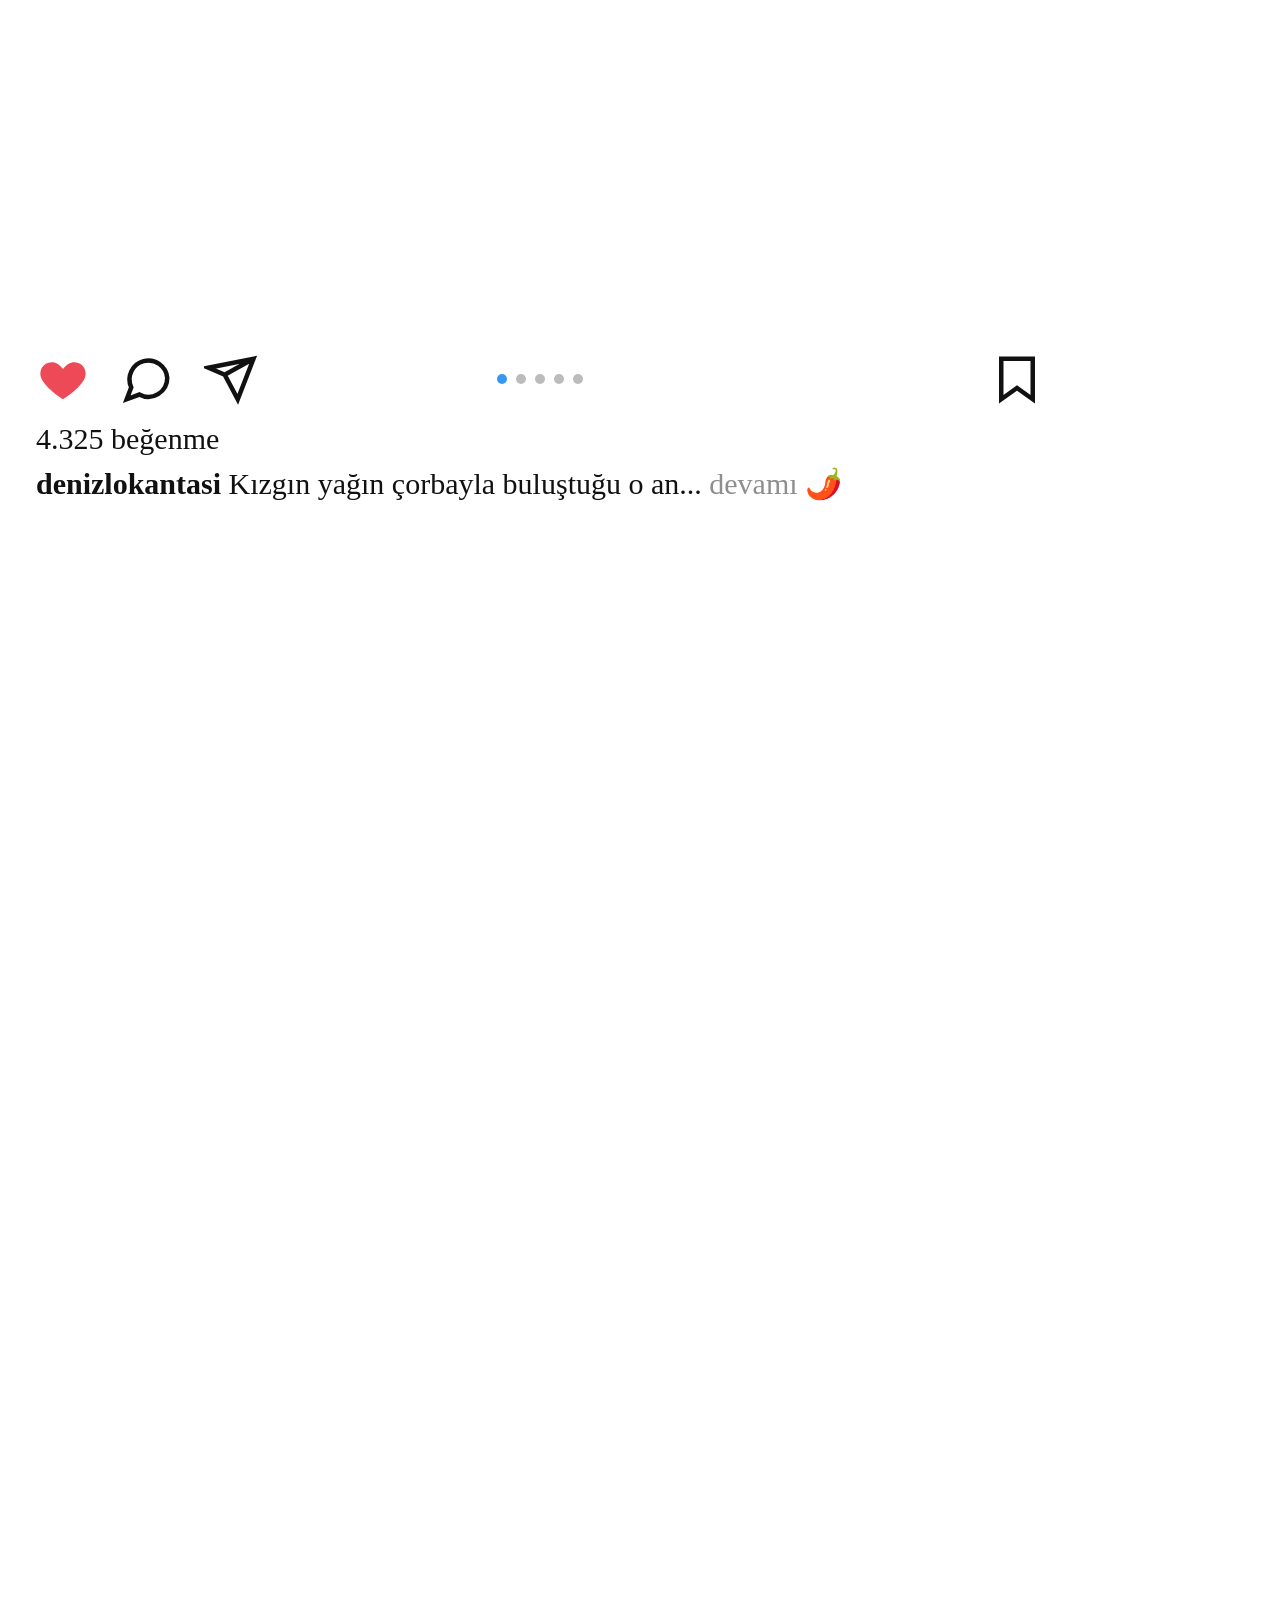
<file: eski_hesap/sablonlar/ig_caption_seridi.html>
<html><head><meta charset="utf-8"><style>@font-face{font-family:M;src:url(file:///home/user/Mun/.claude/skills/ajans-edit/fonts/Montserrat-500.ttf)}@font-face{font-family:M7;src:url(file:///home/user/Mun/.claude/skills/ajans-edit/fonts/Montserrat-700.ttf)}
body{margin:0;width:1080px;height:1920px;background:transparent}
.s{position:absolute;left:0;top:330px;width:1080px;background:#fff;padding:22px 36px 26px;box-sizing:border-box;font-family:M;color:#111}
.r{display:flex;gap:30px;align-items:center}.r svg{width:54px;height:54px}.b{margin-left:auto}
.dots{position:absolute;left:50%;top:44px;transform:translateX(-50%);display:flex;gap:9px}.dots i{width:10px;height:10px;border-radius:50%;background:#bbb}.dots i:first-child{background:#3897f0}
.l{font-family:M7;font-size:30px;margin-top:16px}.c{font-size:30px;margin-top:8px;line-height:1.3}.c b{font-family:M7}.m{color:#8e8e8e}</style></head><body><div class="s">
<div class="r"><svg viewBox="0 0 24 24" fill="#ed4956"><path d="M12 21s-7.5-4.6-9.6-9.2C.9 8.4 3.1 4.5 6.9 4.5c2.1 0 3.6 1.1 5.1 3 1.5-1.9 3-3 5.1-3 3.8 0 6 3.9 4.5 7.3C19.5 16.4 12 21 12 21z"/></svg>
<svg viewBox="0 0 24 24" fill="none" stroke="#111" stroke-width="2"><path d="M21 11.5a8.4 8.4 0 0 1-12.4 7.4L3 21l2-5.3A8.4 8.4 0 1 1 21 11.5z"/></svg>
<svg viewBox="0 0 24 24" fill="none" stroke="#111" stroke-width="2"><path d="M22 3 9.2 10.1M22 3l-7 18-5.8-10.9L2 7z"/></svg>
<div class="dots"><i></i><i></i><i></i><i></i><i></i></div>
<svg class="b" viewBox="0 0 24 24" fill="none" stroke="#111" stroke-width="2"><path d="M19 21l-7-5-7 5V3h14z"/></svg></div>
<div class="l">4.325 beğenme</div>
<div class="c"><b>denizlokantasi</b> Kızgın yağın çorbayla buluştuğu o an... <span class="m">devamı</span> 🌶️</div></div></body></html>
</file>
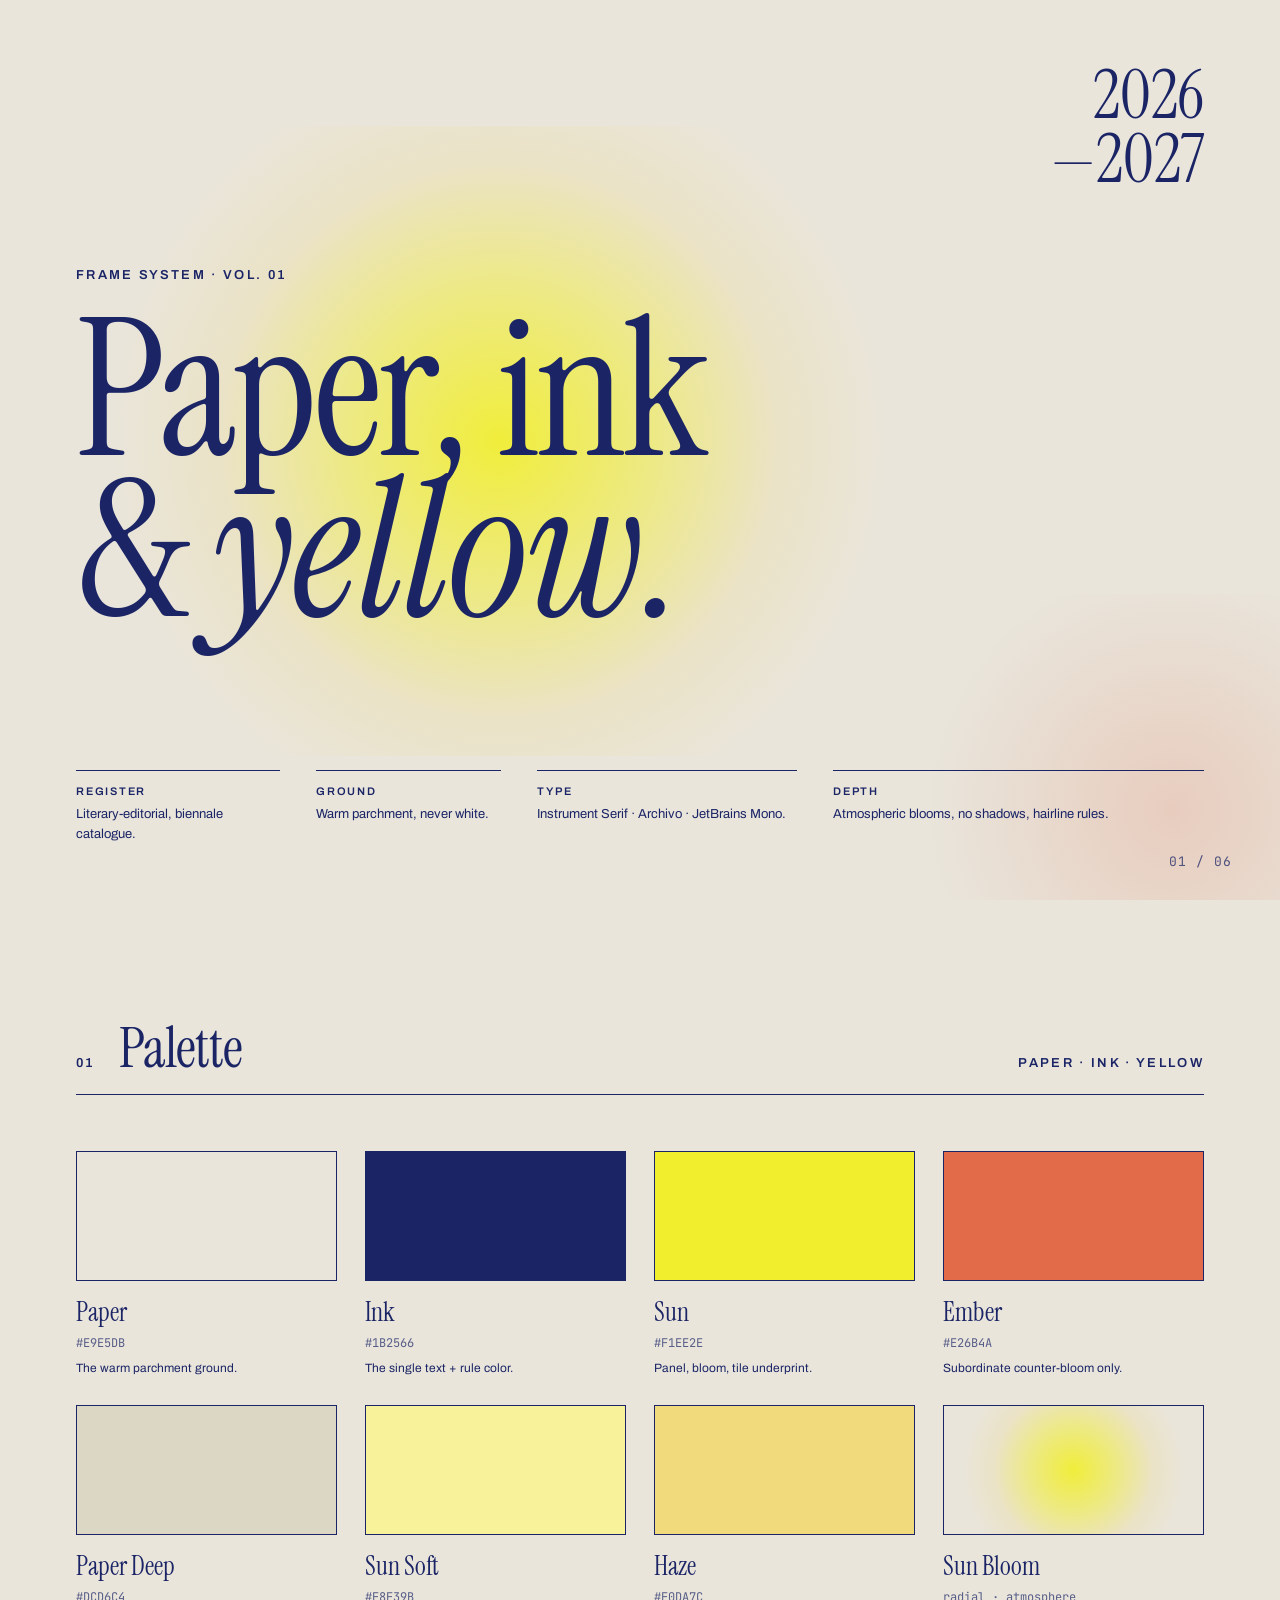
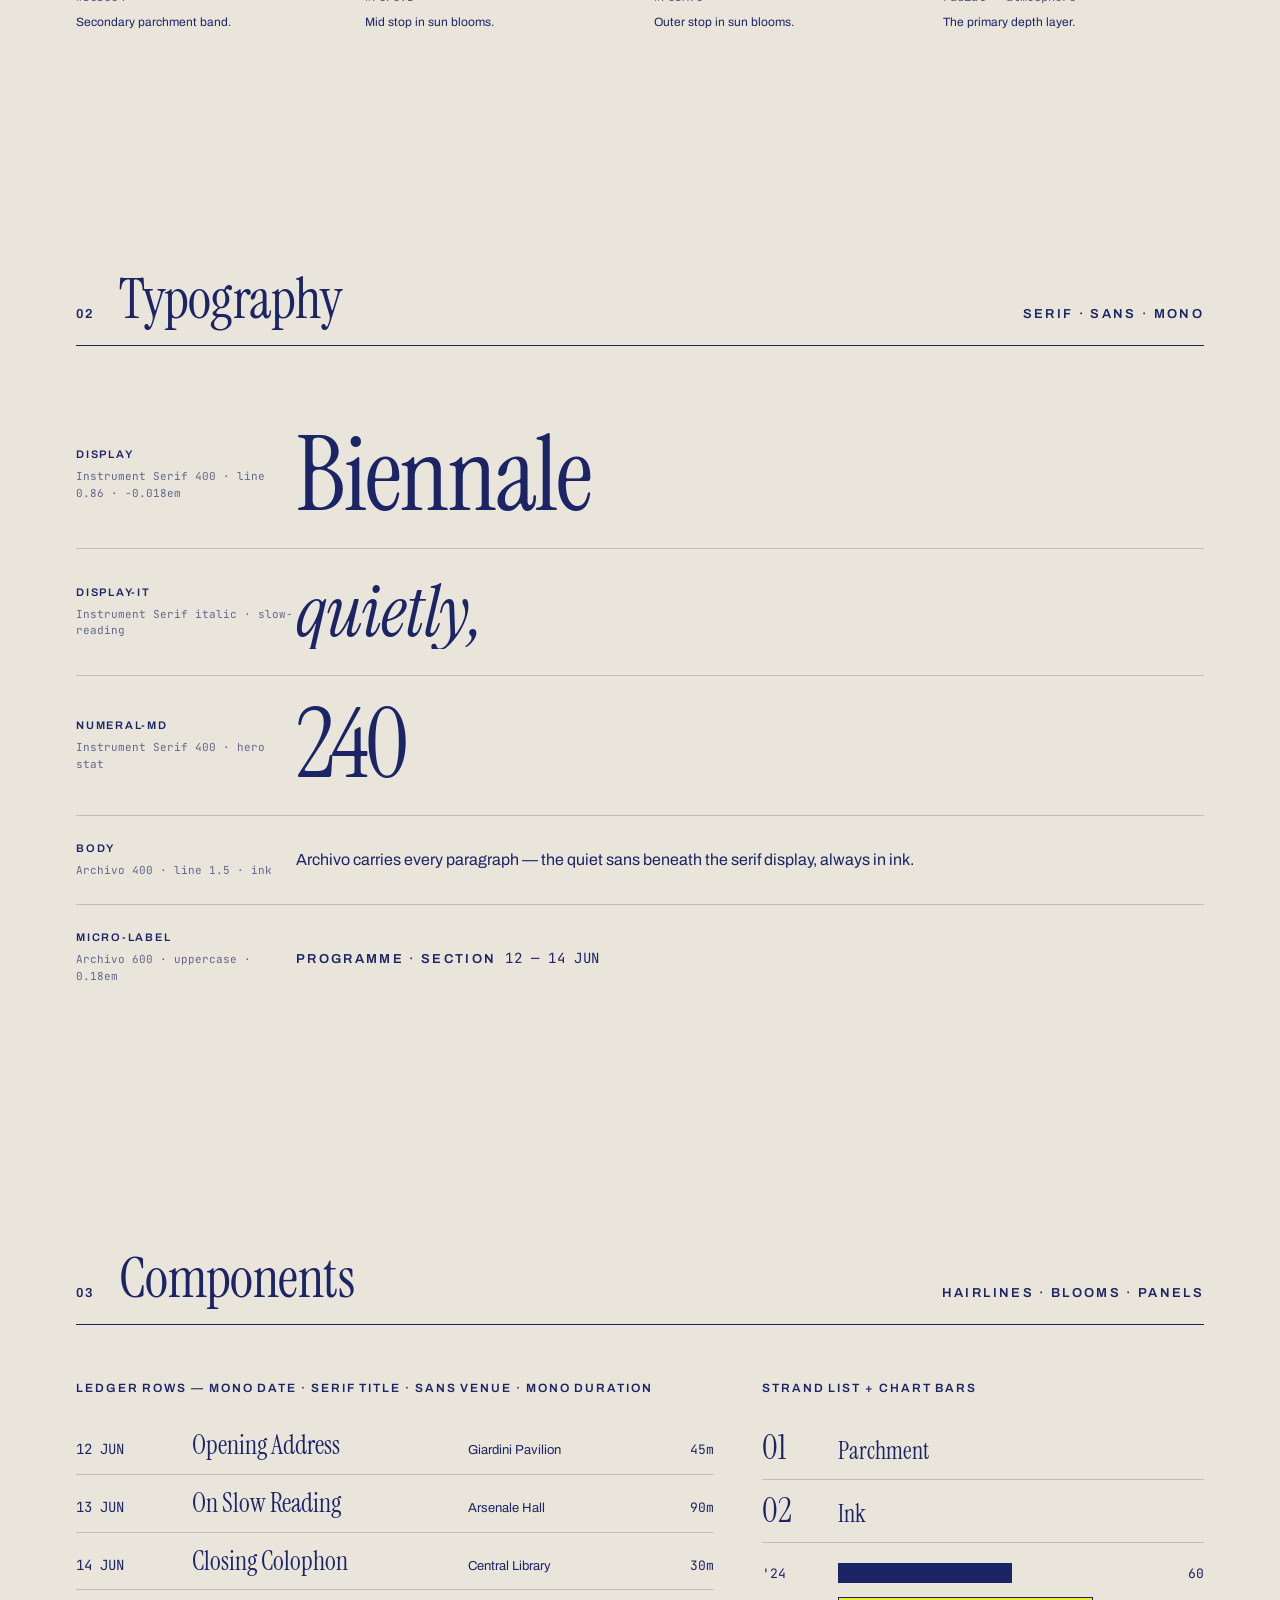
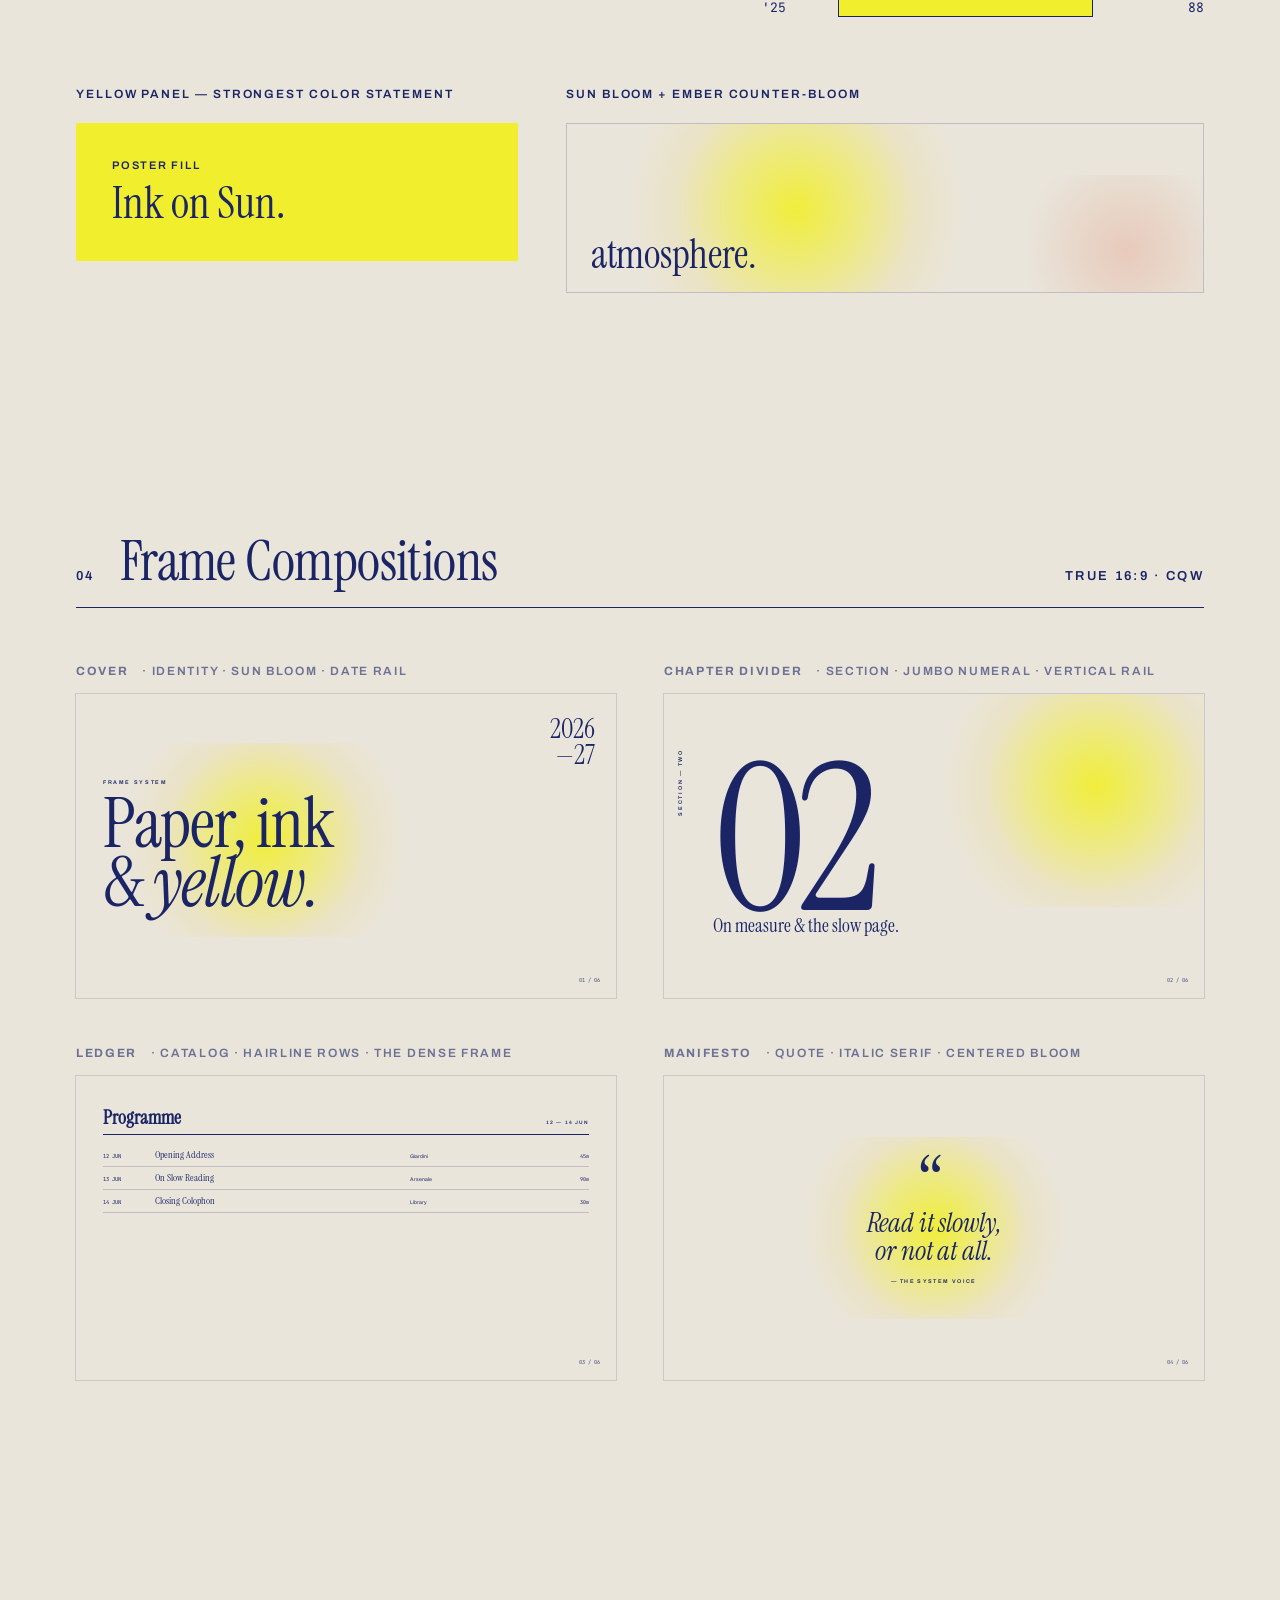
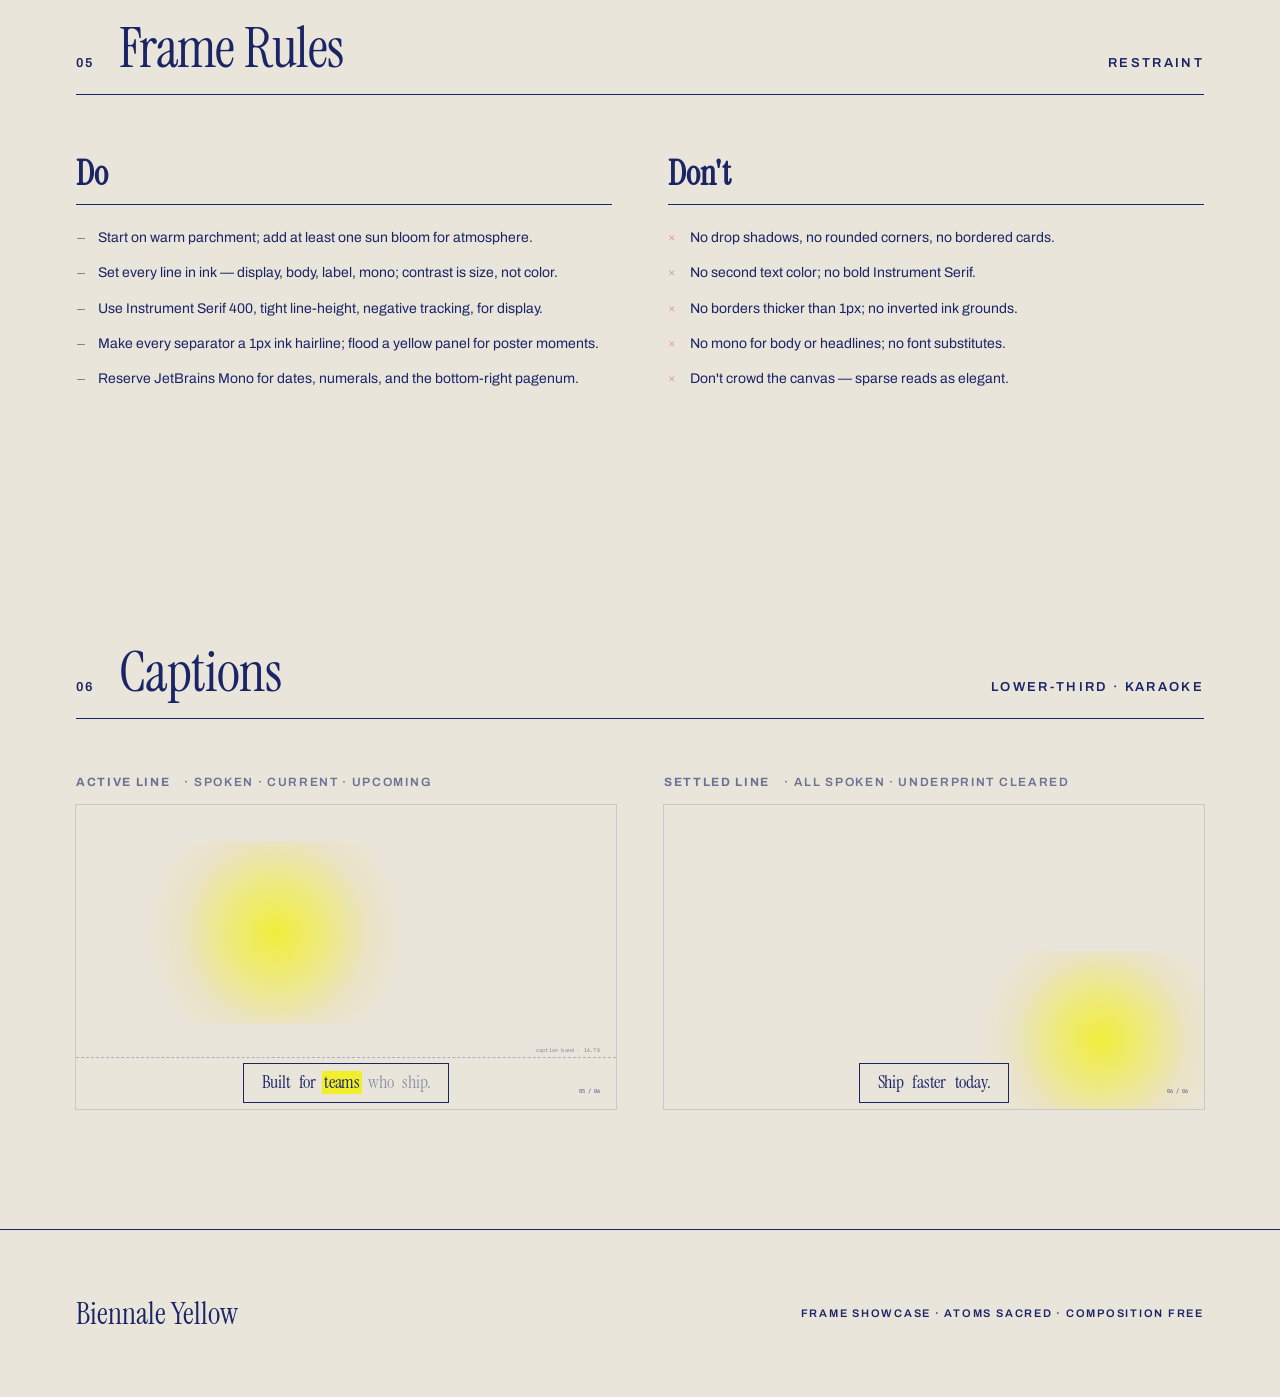
<file: .claude/skills/hyperframes/assets/frame-presets/biennale-yellow/frame-showcase.html>
<!doctype html>
<html lang="en">
  <head>
    <meta charset="utf-8" />
    <meta name="viewport" content="width=device-width,initial-scale=1" />
    <title>Biennale Yellow</title>
    <link rel="preconnect" href="https://fonts.googleapis.com" />
    <link rel="preconnect" href="https://fonts.gstatic.com" crossorigin />
    <link
      href="https://fonts.googleapis.com/css2?family=Instrument+Serif:ital@0;1&family=Archivo:wght@400;600&family=JetBrains+Mono:wght@400&display=swap"
      rel="stylesheet"
    />
    <style id="ds-tokens">
      :root {
        --paper: #e9e5db;
        --paper-deep: #dcd6c4;
        --sun: #f1ee2e;
        --sun-soft: #f8f39b;
        --haze: #f0da7c;
        --ink: #1b2566;
        --ember: #e26b4a;
        --serif: "Instrument Serif", Georgia, serif;
        --sans: "Archivo", sans-serif;
        --mono: "JetBrains Mono", ui-monospace, monospace;
        --bloom: radial-gradient(
          circle at 50% 50%,
          rgba(241, 238, 46, 0.92) 0%,
          rgba(241, 238, 46, 0.5) 30%,
          rgba(240, 218, 124, 0.22) 55%,
          rgba(233, 229, 219, 0) 78%
        );
      }
      * {
        margin: 0;
        padding: 0;
        box-sizing: border-box;
      }
      html {
        background: #0c0d1a;
      }
      body {
        background: var(--paper);
        color: var(--ink);
        font-family: var(--sans);
        -webkit-font-smoothing: antialiased;
      }
      .serif {
        font-family: var(--serif);
        font-weight: 400;
        letter-spacing: -0.018em;
        line-height: 0.9;
      }
      .micro {
        font-family: var(--sans);
        font-weight: 600;
        text-transform: uppercase;
        letter-spacing: 0.18em;
        font-size: 13px;
      }

      section {
        padding: 120px 76px;
        position: relative;
        overflow: hidden;
      }
      .sec-head {
        display: flex;
        align-items: baseline;
        gap: 24px;
        border-bottom: 1px solid var(--ink);
        padding-bottom: 18px;
        margin-bottom: 56px;
        position: relative;
        z-index: 2;
      }
      .sec-head .micro {
        color: var(--ink);
      }
      .sec-head h2 {
        font-family: var(--serif);
        font-weight: 400;
        font-size: 56px;
        line-height: 1;
        letter-spacing: -0.01em;
      }
      .sec-head .sp {
        flex: 1;
      }

      /* COVER */
      .cover {
        min-height: 100vh;
        padding: 0;
        display: flex;
        flex-direction: column;
        justify-content: center;
        position: relative;
        overflow: hidden;
      }
      .cover .bloom {
        position: absolute;
        width: 62%;
        height: 70%;
        left: 8%;
        top: 14%;
        background: var(--bloom);
        z-index: 0;
        pointer-events: none;
      }
      .cover .ember {
        position: absolute;
        width: 36%;
        height: 40%;
        right: -6%;
        bottom: -6%;
        background: radial-gradient(
          circle at 60% 60%,
          rgba(226, 107, 74, 0.2) 0%,
          rgba(226, 107, 74, 0) 70%
        );
        z-index: 0;
        pointer-events: none;
      }
      .cover .daterail {
        position: absolute;
        top: 64px;
        right: 76px;
        font-family: var(--serif);
        font-weight: 400;
        font-size: clamp(48px, 5.2vw, 84px);
        line-height: 0.96;
        text-align: right;
        letter-spacing: -0.005em;
        z-index: 2;
      }
      .cover .inner {
        padding: 0 76px;
        position: relative;
        z-index: 2;
      }
      .cover .micro {
        margin-bottom: 28px;
      }
      .cover h1 {
        font-family: var(--serif);
        font-weight: 400;
        font-size: clamp(110px, 15vw, 230px);
        line-height: 0.84;
        letter-spacing: -0.018em;
      }
      .cover h1 em {
        font-style: italic;
        letter-spacing: -0.005em;
      }
      .cover .footer {
        position: absolute;
        bottom: 0;
        left: 0;
        right: 0;
        display: grid;
        grid-template-columns: 1.1fr 1fr 1.4fr 2fr;
        gap: 36px;
        padding: 0 76px 56px;
        z-index: 2;
      }
      .cover .fcell {
        border-top: 1px solid var(--ink);
        padding-top: 14px;
      }
      .cover .fcell .t {
        font-family: var(--sans);
        font-weight: 600;
        text-transform: uppercase;
        letter-spacing: 0.16em;
        font-size: 11px;
        margin-bottom: 8px;
      }
      .cover .fcell .b {
        font-family: var(--sans);
        font-weight: 400;
        font-size: 13px;
        line-height: 1.5;
        color: var(--ink);
      }
      .cover .pagenum {
        position: absolute;
        bottom: 30px;
        right: 48px;
        font-family: var(--mono);
        font-size: 13px;
        letter-spacing: 0.08em;
        opacity: 0.75;
        z-index: 2;
      }

      /* PALETTE */
      .swatches {
        display: grid;
        grid-template-columns: repeat(4, 1fr);
        gap: 28px;
        position: relative;
        z-index: 2;
      }
      .sw .chip {
        height: 130px;
        border: 1px solid var(--ink);
      }
      .sw .name {
        font-family: var(--serif);
        font-size: 26px;
        margin-top: 14px;
      }
      .sw .hex {
        font-family: var(--mono);
        font-size: 12px;
        color: var(--ink);
        opacity: 0.7;
        margin-top: 6px;
      }
      .sw .role {
        font-family: var(--sans);
        font-size: 12px;
        line-height: 1.5;
        color: var(--ink);
        margin-top: 8px;
      }

      /* TYPE */
      .type-row {
        display: grid;
        grid-template-columns: 220px 1fr;
        align-items: center;
        padding: 26px 0;
        border-bottom: 1px solid rgba(27, 37, 102, 0.2);
      }
      .type-row .tok {
        font-family: var(--sans);
        font-weight: 600;
        text-transform: uppercase;
        letter-spacing: 0.16em;
        font-size: 11px;
      }
      .type-row .m {
        font-family: var(--mono);
        font-size: 11px;
        color: var(--ink);
        opacity: 0.65;
        margin-top: 8px;
        line-height: 1.5;
      }
      .type-row .spec {
        overflow: hidden;
      }

      /* COMPONENTS */
      .cnote {
        font-family: var(--sans);
        font-weight: 600;
        text-transform: uppercase;
        letter-spacing: 0.16em;
        font-size: 12px;
        margin-bottom: 22px;
      }
      .cgrid {
        display: grid;
        grid-template-columns: repeat(12, 1fr);
        gap: 48px;
        margin-bottom: 56px;
      }
      .s4 {
        grid-column: span 4;
      }
      .s5 {
        grid-column: span 5;
      }
      .s6 {
        grid-column: span 6;
      }
      .s7 {
        grid-column: span 7;
      }
      .s8 {
        grid-column: span 8;
      }
      .ledger .row {
        display: grid;
        grid-template-columns: 92px 1.6fr 0.9fr 80px;
        gap: 24px;
        padding: 14px 0;
        border-bottom: 1px solid rgba(27, 37, 102, 0.2);
        align-items: baseline;
      }
      .ledger .dt {
        font-family: var(--mono);
        font-size: 14px;
      }
      .ledger .ti {
        font-family: var(--serif);
        font-size: 26px;
        line-height: 1.1;
      }
      .ledger .vn {
        font-family: var(--sans);
        font-size: 13px;
        color: var(--ink);
      }
      .ledger .du {
        font-family: var(--mono);
        font-size: 13px;
        text-align: right;
      }
      .strand .row {
        display: grid;
        grid-template-columns: 56px 1fr;
        gap: 20px;
        padding: 14px 0;
        border-bottom: 1px solid rgba(27, 37, 102, 0.2);
        align-items: baseline;
      }
      .strand .nm {
        font-family: var(--serif);
        font-size: 34px;
        line-height: 1;
      }
      .strand .ti {
        font-family: var(--serif);
        font-size: 24px;
        line-height: 1.1;
      }
      .strand .bd {
        font-family: var(--sans);
        font-size: 13px;
        line-height: 1.5;
        color: var(--ink);
        margin-top: 4px;
      }
      .bars .row {
        display: grid;
        grid-template-columns: 60px 1fr 60px;
        gap: 16px;
        align-items: center;
        margin-bottom: 14px;
      }
      .bars .yr {
        font-family: var(--mono);
        font-size: 13px;
      }
      .bars .bar {
        height: 20px;
        background: var(--ink);
      }
      .bars .bar.lit {
        background: var(--sun);
        border: 1px solid var(--ink);
      }
      .bars .vl {
        font-family: var(--mono);
        font-size: 13px;
        text-align: right;
      }
      .ypanel {
        background: var(--sun);
        padding: 36px;
        color: var(--ink);
      }
      .ypanel .l {
        font-family: var(--sans);
        font-weight: 600;
        text-transform: uppercase;
        letter-spacing: 0.16em;
        font-size: 11px;
      }
      .ypanel .h {
        font-family: var(--serif);
        font-size: 44px;
        line-height: 0.95;
        margin-top: 12px;
      }

      /* COMPOSITIONS */
      .gallery {
        display: grid;
        grid-template-columns: 1fr 1fr;
        gap: 48px;
        position: relative;
        z-index: 2;
      }
      .fw .flabel {
        display: flex;
        gap: 14px;
        align-items: baseline;
        margin-bottom: 16px;
        font-family: var(--sans);
        font-weight: 600;
        text-transform: uppercase;
        letter-spacing: 0.14em;
        font-size: 12px;
        color: var(--ink);
        opacity: 0.6;
      }
      .fw .flabel b {
        opacity: 1;
      }
      .frame {
        aspect-ratio: 16/9;
        container-type: size;
        position: relative;
        overflow: hidden;
        background: var(--paper);
        box-shadow: 0 0 0 1px rgba(27, 37, 102, 0.15);
      }
      .frame > .body {
        position: absolute;
        inset: 0;
        z-index: 3;
      }
      .frame .bloom {
        position: absolute;
        background: var(--bloom);
        z-index: 1;
        pointer-events: none;
      }
      .frame .pn {
        position: absolute;
        right: 3cqw;
        bottom: 2.6cqw;
        font-family: var(--mono);
        font-size: 1cqw;
        opacity: 0.75;
        z-index: 4;
      }

      /* f1 cover */
      .yf1 .bloom {
        width: 58%;
        height: 64%;
        left: 6%;
        top: 16%;
      }
      .yf1 .body {
        display: flex;
        flex-direction: column;
        justify-content: center;
        padding: 0 5cqw;
      }
      .yf1 .micro {
        font-family: var(--sans);
        font-weight: 600;
        text-transform: uppercase;
        letter-spacing: 0.3cqw;
        font-size: 1cqw;
        margin-bottom: 1.8cqw;
      }
      .yf1 h3 {
        font-family: var(--serif);
        font-weight: 400;
        font-size: 13cqw;
        line-height: 0.84;
        letter-spacing: -0.018em;
      }
      .yf1 h3 em {
        font-style: italic;
      }
      .yf1 .dr {
        position: absolute;
        top: 4cqw;
        right: 4cqw;
        font-family: var(--serif);
        font-size: 5cqw;
        line-height: 0.96;
        text-align: right;
        letter-spacing: -0.005em;
        z-index: 4;
      }

      /* f2 chapter divider */
      .yf2 .bloom {
        width: 60%;
        height: 80%;
        right: -10%;
        top: -10%;
        left: auto;
      }
      .yf2 .rail {
        position: absolute;
        left: 3cqw;
        top: 50%;
        transform: rotate(-90deg) translateX(50%);
        transform-origin: left center;
        font-family: var(--sans);
        font-weight: 600;
        text-transform: uppercase;
        letter-spacing: 0.32em;
        font-size: 1cqw;
        white-space: nowrap;
        z-index: 4;
      }
      .yf2 .body {
        display: flex;
        flex-direction: column;
        justify-content: center;
        padding: 0 5cqw 0 9cqw;
      }
      .yf2 .num {
        font-family: var(--serif);
        font-weight: 400;
        font-size: 38cqw;
        line-height: 0.84;
        letter-spacing: -0.04em;
        color: var(--ink);
      }
      .yf2 .ti {
        font-family: var(--serif);
        font-size: 3.6cqw;
        line-height: 1.05;
        margin-top: -2cqw;
        max-width: 46cqw;
      }

      /* f3 ledger */
      .yf3 .body {
        padding: 6cqw 5cqw;
        display: flex;
        flex-direction: column;
      }
      .yf3 .top {
        display: flex;
        justify-content: space-between;
        align-items: baseline;
        border-bottom: 1px solid var(--ink);
        padding-bottom: 1.2cqw;
        margin-bottom: 1.6cqw;
      }
      .yf3 .top h4 {
        font-family: var(--serif);
        font-size: 3.6cqw;
        line-height: 1;
      }
      .yf3 .top .micro {
        font-family: var(--sans);
        font-weight: 600;
        text-transform: uppercase;
        letter-spacing: 0.2cqw;
        font-size: 0.9cqw;
      }
      .yf3 .row {
        display: grid;
        grid-template-columns: 8cqw 1.6fr 0.9fr 6cqw;
        gap: 1.6cqw;
        padding: 1cqw 0;
        border-bottom: 1px solid rgba(27, 37, 102, 0.2);
        align-items: baseline;
      }
      .yf3 .dt {
        font-family: var(--mono);
        font-size: 1cqw;
      }
      .yf3 .ti {
        font-family: var(--serif);
        font-size: 1.9cqw;
        line-height: 1.1;
      }
      .yf3 .vn {
        font-family: var(--sans);
        font-size: 0.95cqw;
      }
      .yf3 .du {
        font-family: var(--mono);
        font-size: 0.95cqw;
        text-align: right;
      }

      /* f4 manifesto */
      .yf4 .bloom {
        width: 54%;
        height: 60%;
        left: 50%;
        top: 50%;
        transform: translate(-50%, -50%);
      }
      .yf4 .body {
        display: flex;
        flex-direction: column;
        justify-content: center;
        align-items: center;
        text-align: center;
        padding: 0 9cqw;
      }
      .yf4 .qm {
        font-family: var(--serif);
        font-size: 14cqw;
        line-height: 0.5;
        height: 7cqw;
      }
      .yf4 .q {
        font-family: var(--serif);
        font-style: italic;
        font-size: 5cqw;
        line-height: 1.04;
        letter-spacing: -0.005em;
      }
      .yf4 .at {
        font-family: var(--sans);
        font-weight: 600;
        text-transform: uppercase;
        letter-spacing: 0.25cqw;
        font-size: 1cqw;
        margin-top: 2.4cqw;
      }

      /* PRINCIPLES */
      .dos {
        display: grid;
        grid-template-columns: 1fr 1fr;
        gap: 56px;
        position: relative;
        z-index: 2;
      }
      .do-card h4 {
        font-family: var(--serif);
        font-size: 34px;
        margin-bottom: 8px;
      }
      .do-card .rule {
        height: 1px;
        background: var(--ink);
        margin-bottom: 22px;
      }
      .do-card ul {
        list-style: none;
      }
      .do-card li {
        font-family: var(--sans);
        font-size: 14px;
        line-height: 1.6;
        padding-left: 22px;
        position: relative;
        margin-bottom: 13px;
        color: var(--ink);
      }
      .do-card li::before {
        position: absolute;
        left: 0;
        font-family: var(--serif);
      }
      .do-card.do li::before {
        content: "\2014";
      }
      .do-card.dont li::before {
        content: "\00d7";
        color: var(--ember);
      }

      .foot {
        padding: 64px 76px;
        border-top: 1px solid var(--ink);
        display: flex;
        justify-content: space-between;
        align-items: center;
      }
      .foot .l {
        font-family: var(--serif);
        font-size: 30px;
      }
      .foot .r {
        font-family: var(--sans);
        font-weight: 600;
        text-transform: uppercase;
        letter-spacing: 0.16em;
        font-size: 11px;
      }
      @media (max-width: 1100px) {
        .gallery {
          grid-template-columns: 1fr;
        }
        .swatches {
          grid-template-columns: 1fr 1fr;
        }
      }
    </style>
    <link
      rel="stylesheet"
      href="https://fonts.googleapis.com/css2?family=Instrument+Serif:ital,wght@0,400;1,400&display=swap"
    />
    <link
      rel="stylesheet"
      href="https://fonts.googleapis.com/css2?family=Archivo:wght@400;500;600;700&display=swap"
    />
    <style id="ft-override">
      :root {
        --primary: #e9e5db !important;
        --secondary: #1b2566 !important;
        --tertiary: #dcd6c4 !important;
        --accent: #f1ee2e !important;
        --f-disp: "Instrument Serif", sans-serif !important;
        --f-body: "Archivo", sans-serif !important;
        --paper: #e9e5db !important;
        --paper-deep: #dcd6c4 !important;
        --sun: #f1ee2e !important;
        --ink: #1b2566 !important;
        --serif: "Instrument Serif", sans-serif !important;
        --sans: "Archivo", sans-serif !important;
        --sun-soft: #f8f39b !important;
        --haze: #f0da7c !important;
        --ember: #e26b4a !important;
      }
    </style>
  </head>
  <body>
    <!-- COVER -->
    <section class="cover">
      <div class="bloom"></div>
      <div class="ember"></div>
      <div class="daterail">2026<br />—2027</div>
      <div class="inner">
        <div class="micro">Frame System · Vol. 01</div>
        <h1>Paper, ink<br />&amp; <em>yellow.</em></h1>
      </div>
      <div class="footer">
        <div class="fcell">
          <div class="t">Register</div>
          <div class="b">Literary-editorial, biennale catalogue.</div>
        </div>
        <div class="fcell">
          <div class="t">Ground</div>
          <div class="b">Warm parchment, never white.</div>
        </div>
        <div class="fcell">
          <div class="t">Type</div>
          <div class="b">Instrument Serif · Archivo · JetBrains Mono.</div>
        </div>
        <div class="fcell">
          <div class="t">Depth</div>
          <div class="b">Atmospheric blooms, no shadows, hairline rules.</div>
        </div>
      </div>
      <div class="pagenum">01 / 06</div>
    </section>

    <!-- PALETTE -->
    <section>
      <div class="sec-head">
        <span class="micro">01</span>
        <h2>Palette</h2>
        <span class="sp"></span><span class="micro">Paper · Ink · Yellow</span>
      </div>
      <div class="swatches">
        <div class="sw">
          <div class="chip" style="background: var(--paper)"></div>
          <div class="name">Paper</div>
          <div class="hex">#E9E5DB</div>
          <div class="role">The warm parchment ground.</div>
        </div>
        <div class="sw">
          <div class="chip" style="background: var(--ink)"></div>
          <div class="name">Ink</div>
          <div class="hex">#1B2566</div>
          <div class="role">The single text + rule color.</div>
        </div>
        <div class="sw">
          <div class="chip" style="background: var(--sun)"></div>
          <div class="name">Sun</div>
          <div class="hex">#F1EE2E</div>
          <div class="role">Panel, bloom, tile underprint.</div>
        </div>
        <div class="sw">
          <div class="chip" style="background: var(--ember)"></div>
          <div class="name">Ember</div>
          <div class="hex">#E26B4A</div>
          <div class="role">Subordinate counter-bloom only.</div>
        </div>
        <div class="sw">
          <div class="chip" style="background: var(--paper-deep)"></div>
          <div class="name">Paper Deep</div>
          <div class="hex">#DCD6C4</div>
          <div class="role">Secondary parchment band.</div>
        </div>
        <div class="sw">
          <div class="chip" style="background: var(--sun-soft)"></div>
          <div class="name">Sun Soft</div>
          <div class="hex">#F8F39B</div>
          <div class="role">Mid stop in sun blooms.</div>
        </div>
        <div class="sw">
          <div class="chip" style="background: var(--haze)"></div>
          <div class="name">Haze</div>
          <div class="hex">#F0DA7C</div>
          <div class="role">Outer stop in sun blooms.</div>
        </div>
        <div class="sw">
          <div class="chip" style="background: var(--bloom), var(--paper)"></div>
          <div class="name">Sun Bloom</div>
          <div class="hex">radial · atmosphere</div>
          <div class="role">The primary depth layer.</div>
        </div>
      </div>
    </section>

    <!-- TYPOGRAPHY -->
    <section>
      <div class="sec-head">
        <span class="micro">02</span>
        <h2>Typography</h2>
        <span class="sp"></span><span class="micro">Serif · Sans · Mono</span>
      </div>
      <div class="type-row">
        <div>
          <div class="tok">display</div>
          <div class="m">Instrument Serif 400 · line 0.86 · −0.018em</div>
        </div>
        <div class="spec"><span class="serif" style="font-size: 104px">Biennale</span></div>
      </div>
      <div class="type-row">
        <div>
          <div class="tok">display-it</div>
          <div class="m">Instrument Serif italic · slow-reading</div>
        </div>
        <div class="spec">
          <span class="serif" style="font-style: italic; font-size: 72px; line-height: 1.04"
            >quietly,</span
          >
        </div>
      </div>
      <div class="type-row">
        <div>
          <div class="tok">numeral-md</div>
          <div class="m">Instrument Serif 400 · hero stat</div>
        </div>
        <div class="spec">
          <span class="serif" style="font-size: 96px; letter-spacing: -0.04em">240</span>
        </div>
      </div>
      <div class="type-row">
        <div>
          <div class="tok">body</div>
          <div class="m">Archivo 400 · line 1.5 · ink</div>
        </div>
        <div class="spec">
          <p style="font-family: var(--sans); font-size: 16px; line-height: 1.5; max-width: 620px">
            Archivo carries every paragraph — the quiet sans beneath the serif display, always in
            ink.
          </p>
        </div>
      </div>
      <div class="type-row" style="border-bottom: 0">
        <div>
          <div class="tok">micro-label</div>
          <div class="m">Archivo 600 · uppercase · 0.18em</div>
        </div>
        <div class="spec">
          <span class="micro">Programme · Section</span> &nbsp;
          <span
            class="serif"
            style="font-family: var(--mono); font-size: 14px; letter-spacing: 0.04em"
            >12 — 14 JUN</span
          >
        </div>
      </div>
    </section>

    <!-- COMPONENTS -->
    <section>
      <div class="sec-head">
        <span class="micro">03</span>
        <h2>Components</h2>
        <span class="sp"></span><span class="micro">Hairlines · Blooms · Panels</span>
      </div>

      <div class="cgrid">
        <div class="s7">
          <div class="cnote">
            Ledger rows — mono date · serif title · sans venue · mono duration
          </div>
          <div class="ledger">
            <div class="row">
              <span class="dt">12 JUN</span><span class="ti">Opening Address</span
              ><span class="vn">Giardini Pavilion</span><span class="du">45m</span>
            </div>
            <div class="row">
              <span class="dt">13 JUN</span><span class="ti">On Slow Reading</span
              ><span class="vn">Arsenale Hall</span><span class="du">90m</span>
            </div>
            <div class="row">
              <span class="dt">14 JUN</span><span class="ti">Closing Colophon</span
              ><span class="vn">Central Library</span><span class="du">30m</span>
            </div>
          </div>
        </div>
        <div class="s5">
          <div class="cnote">Strand list + chart bars</div>
          <div class="strand">
            <div class="row">
              <span class="nm">01</span>
              <div><div class="ti">Parchment</div></div>
            </div>
            <div class="row">
              <span class="nm">02</span>
              <div><div class="ti">Ink</div></div>
            </div>
          </div>
          <div class="bars" style="margin-top: 20px">
            <div class="row">
              <span class="yr">'24</span><span class="bar" style="width: 60%"></span
              ><span class="vl">60</span>
            </div>
            <div class="row">
              <span class="yr">'25</span><span class="bar lit" style="width: 88%"></span
              ><span class="vl">88</span>
            </div>
          </div>
        </div>
      </div>

      <div class="cgrid" style="margin-bottom: 0">
        <div class="s5">
          <div class="cnote">Yellow panel — strongest color statement</div>
          <div class="ypanel">
            <div class="l">Poster Fill</div>
            <div class="h">Ink on Sun.</div>
          </div>
        </div>
        <div class="s7">
          <div class="cnote">Sun bloom + ember counter-bloom</div>
          <div
            style="
              position: relative;
              height: 170px;
              border: 1px solid rgba(27, 37, 102, 0.2);
              overflow: hidden;
            "
          >
            <div
              style="
                position: absolute;
                width: 60%;
                height: 130%;
                left: 6%;
                top: -15%;
                background: var(--bloom);
              "
            ></div>
            <div
              style="
                position: absolute;
                width: 40%;
                height: 90%;
                right: -8%;
                bottom: -20%;
                background: radial-gradient(circle, rgba(226, 107, 74, 0.22), transparent 70%);
              "
            ></div>
            <div style="position: absolute; left: 24px; bottom: 20px" class="serif">
              <span style="font-size: 40px">atmosphere.</span>
            </div>
          </div>
        </div>
      </div>
    </section>

    <!-- COMPOSITIONS -->
    <section>
      <div class="sec-head">
        <span class="micro">04</span>
        <h2>Frame Compositions</h2>
        <span class="sp"></span><span class="micro">True 16:9 · cqw</span>
      </div>
      <div class="gallery">
        <div class="fw">
          <div class="flabel"><b>Cover</b><span>· identity · sun bloom · date rail</span></div>
          <div class="frame yf1">
            <div class="bloom"></div>
            <div class="dr">2026<br />—27</div>
            <div class="body">
              <div class="micro">Frame System</div>
              <h3>Paper, ink<br />&amp; <em>yellow.</em></h3>
            </div>
            <div class="pn">01 / 06</div>
          </div>
        </div>

        <div class="fw">
          <div class="flabel">
            <b>Chapter Divider</b><span>· section · jumbo numeral · vertical rail</span>
          </div>
          <div class="frame yf2">
            <div class="bloom"></div>
            <div class="rail">Section — Two</div>
            <div class="body">
              <div class="num">02</div>
              <div class="ti">On measure &amp; the slow page.</div>
            </div>
            <div class="pn">02 / 06</div>
          </div>
        </div>

        <div class="fw">
          <div class="flabel">
            <b>Ledger</b><span>· catalog · hairline rows · the dense frame</span>
          </div>
          <div class="frame yf3">
            <div class="body">
              <div class="top">
                <h4>Programme</h4>
                <span class="micro">12 — 14 JUN</span>
              </div>
              <div class="row">
                <span class="dt">12 JUN</span><span class="ti">Opening Address</span
                ><span class="vn">Giardini</span><span class="du">45m</span>
              </div>
              <div class="row">
                <span class="dt">13 JUN</span><span class="ti">On Slow Reading</span
                ><span class="vn">Arsenale</span><span class="du">90m</span>
              </div>
              <div class="row">
                <span class="dt">14 JUN</span><span class="ti">Closing Colophon</span
                ><span class="vn">Library</span><span class="du">30m</span>
              </div>
            </div>
            <div class="pn">03 / 06</div>
          </div>
        </div>

        <div class="fw">
          <div class="flabel">
            <b>Manifesto</b><span>· quote · italic serif · centered bloom</span>
          </div>
          <div class="frame yf4">
            <div class="bloom"></div>
            <div class="body">
              <div class="qm">&ldquo;</div>
              <div class="q">Read it slowly,<br />or not at all.</div>
              <div class="at">— The System Voice</div>
            </div>
            <div class="pn">04 / 06</div>
          </div>
        </div>
      </div>
    </section>

    <!-- PRINCIPLES -->
    <section>
      <div class="sec-head">
        <span class="micro">05</span>
        <h2>Frame Rules</h2>
        <span class="sp"></span><span class="micro">Restraint</span>
      </div>
      <div class="dos">
        <div class="do-card do">
          <h4>Do</h4>
          <div class="rule"></div>
          <ul>
            <li>Start on warm parchment; add at least one sun bloom for atmosphere.</li>
            <li>
              Set every line in ink — display, body, label, mono; contrast is size, not color.
            </li>
            <li>Use Instrument Serif 400, tight line-height, negative tracking, for display.</li>
            <li>
              Make every separator a 1px ink hairline; flood a yellow panel for poster moments.
            </li>
            <li>Reserve JetBrains Mono for dates, numerals, and the bottom-right pagenum.</li>
          </ul>
        </div>
        <div class="do-card dont">
          <h4>Don't</h4>
          <div class="rule"></div>
          <ul>
            <li>No drop shadows, no rounded corners, no bordered cards.</li>
            <li>No second text color; no bold Instrument Serif.</li>
            <li>No borders thicker than 1px; no inverted ink grounds.</li>
            <li>No mono for body or headlines; no font substitutes.</li>
            <li>Don't crowd the canvas — sparse reads as elegant.</li>
          </ul>
        </div>
      </div>
    </section>

    <!-- CAPTIONS — preview of caption-skin.html (the preset's lower-third karaoke look) -->
    <style>
      /* mirrors caption-skin.html; the skin's --cap-* vocab mapped to this preset's tokens */
      .capdemo {
        --cap-ink: var(--ink);
        --cap-canvas: var(--paper);
        --cap-accent: var(--sun);
        --cap-accent-2: var(--ember);
      }
      .capdemo .stage {
        position: absolute;
        left: 0;
        right: 0;
        bottom: 0;
        height: 16.67cqh;
        display: flex;
        align-items: center;
        justify-content: center;
        z-index: 4;
      }
      .capdemo .pill {
        max-width: 80cqw;
        padding: 1.4cqw 3cqw 1.7cqw;
        background: var(--cap-canvas);
        border: 1px solid var(--cap-ink);
        border-radius: 0;
      }
      .capdemo .line {
        display: flex;
        flex-wrap: wrap;
        justify-content: center;
        gap: 0.1em 0.34em;
        font-family: var(--serif);
        font-weight: 400;
        font-size: 3.4cqw;
        line-height: 1.16;
        letter-spacing: -0.01em;
      }
      .capdemo .w {
        display: inline-block;
        padding: 0 0.06em;
        color: color-mix(in srgb, var(--cap-ink) 42%, var(--cap-canvas));
      }
      .capdemo .w.spoken {
        color: var(--cap-ink);
      }
      .capdemo .w.active {
        color: var(--cap-ink);
        background: var(--cap-accent);
        box-shadow: 0 0 0 0.06em var(--cap-accent);
      }
      .capdemo .bandline {
        position: absolute;
        left: 0;
        right: 0;
        bottom: 16.67cqh;
        border-top: 1px dashed rgba(27, 37, 102, 0.28);
        z-index: 3;
      }
      .capdemo .bandtag {
        position: absolute;
        right: 3cqw;
        bottom: calc(16.67cqh + 0.7cqw);
        font-family: var(--mono);
        font-size: 0.95cqw;
        letter-spacing: 0.04em;
        color: var(--ink);
        opacity: 0.5;
        z-index: 4;
      }
    </style>
    <section>
      <div class="sec-head">
        <span class="micro">06</span>
        <h2>Captions</h2>
        <span class="sp"></span><span class="micro">Lower-third · Karaoke</span>
      </div>
      <div class="gallery">
        <div class="fw">
          <div class="flabel"><b>Active line</b><span>· spoken · current · upcoming</span></div>
          <div class="frame capdemo">
            <div class="bloom" style="width: 54%; height: 60%; left: 10%; top: 12%"></div>
            <div class="bandline"></div>
            <div class="bandtag">caption band · 16.7%</div>
            <div class="stage">
              <div class="pill">
                <div class="line">
                  <span class="w spoken">Built</span>
                  <span class="w spoken">for</span>
                  <span class="w active">teams</span>
                  <span class="w">who</span>
                  <span class="w">ship.</span>
                </div>
              </div>
            </div>
            <div class="pn">05 / 06</div>
          </div>
        </div>

        <div class="fw">
          <div class="flabel">
            <b>Settled line</b><span>· all spoken · underprint cleared</span>
          </div>
          <div class="frame capdemo">
            <div
              class="bloom"
              style="width: 50%; height: 58%; right: -6%; bottom: -6%; left: auto"
            ></div>
            <div class="stage">
              <div class="pill">
                <div class="line">
                  <span class="w spoken">Ship</span>
                  <span class="w spoken">faster</span>
                  <span class="w spoken">today.</span>
                </div>
              </div>
            </div>
            <div class="pn">06 / 06</div>
          </div>
        </div>
      </div>
    </section>

    <div class="foot">
      <span class="l">Biennale Yellow</span>
      <span class="r">Frame Showcase · Atoms Sacred · Composition Free</span>
    </div>

    <template id="__bundler_thumbnail">
      <svg viewBox="0 0 100 100" xmlns="http://www.w3.org/2000/svg">
        <rect width="100" height="100" fill="#E9E5DB" />
        <circle cx="42" cy="42" r="34" fill="#F1EE2E" opacity="0.55" />
        <text x="14" y="64" font-family="Georgia" font-size="30" fill="#1B2566">Aa</text>
        <rect x="14" y="74" width="60" height="1.5" fill="#1B2566" />
      </svg>
    </template>
  </body>
</html>
</file>
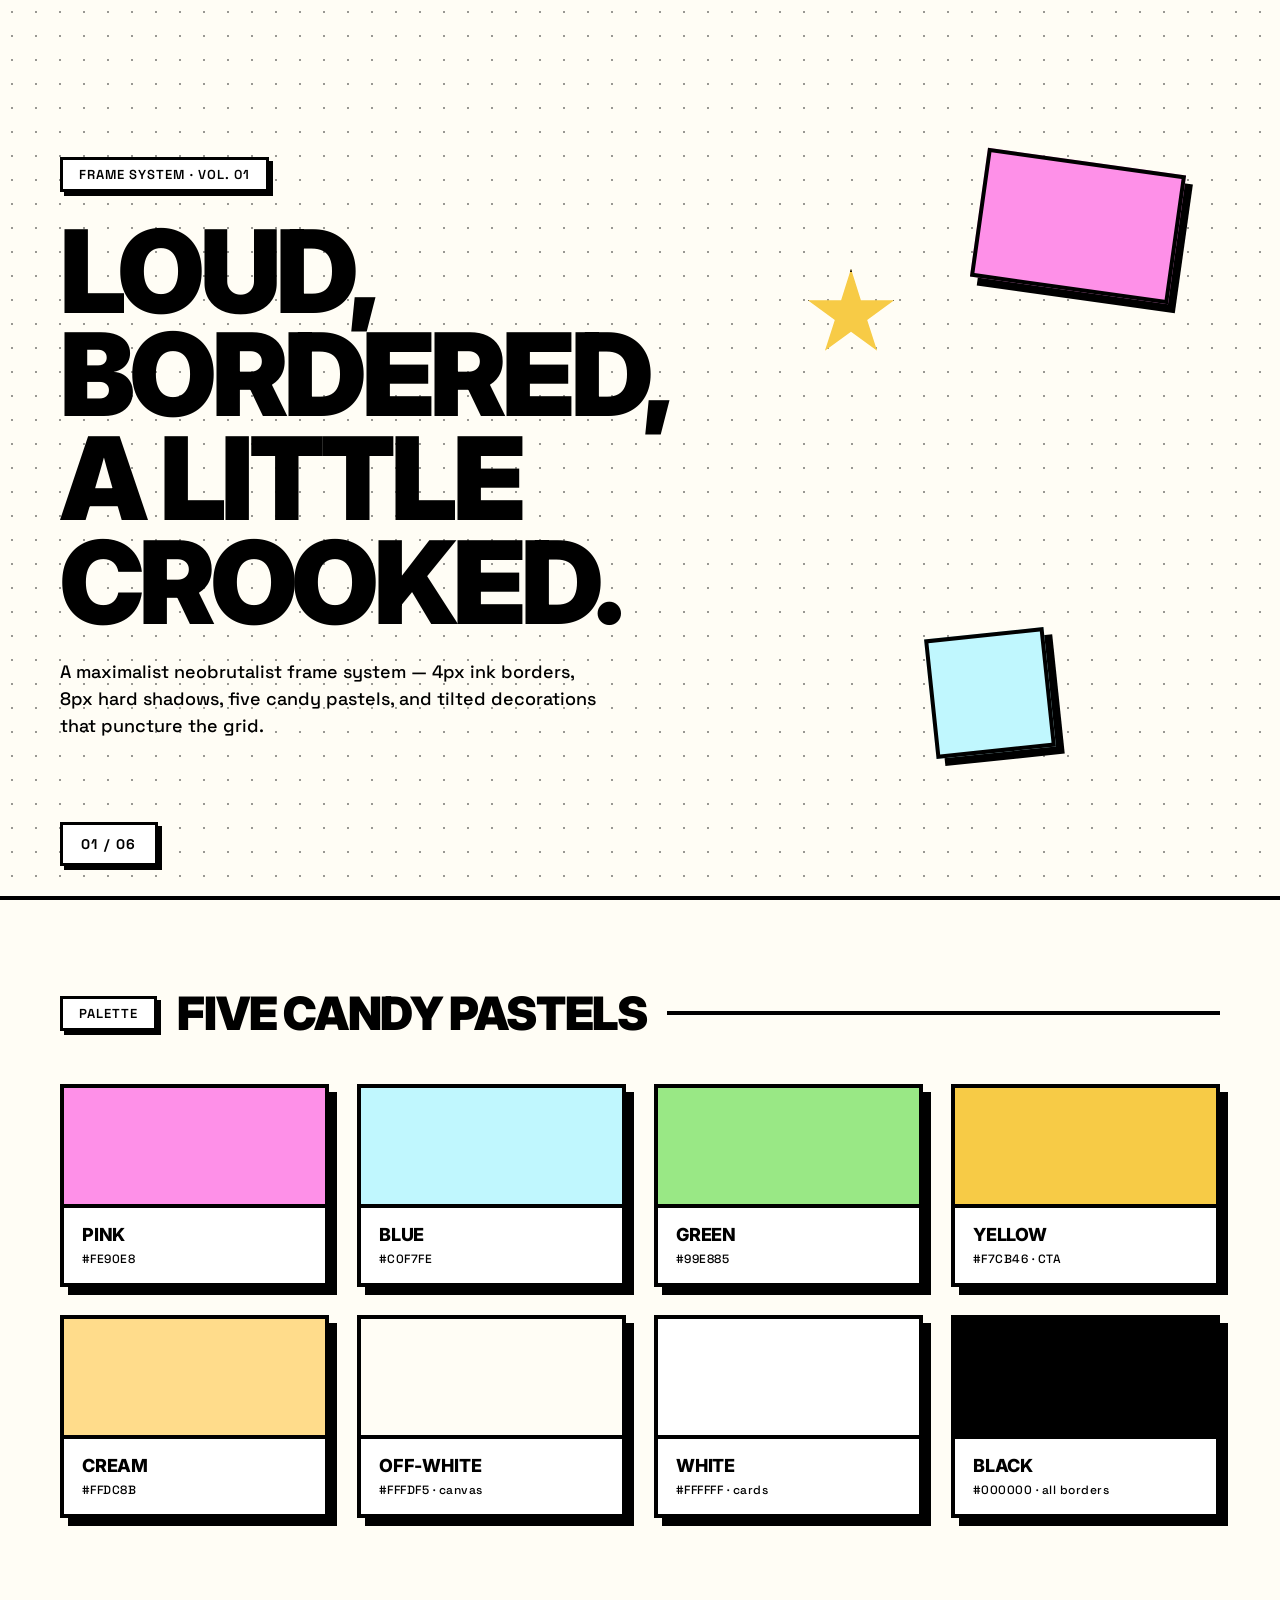
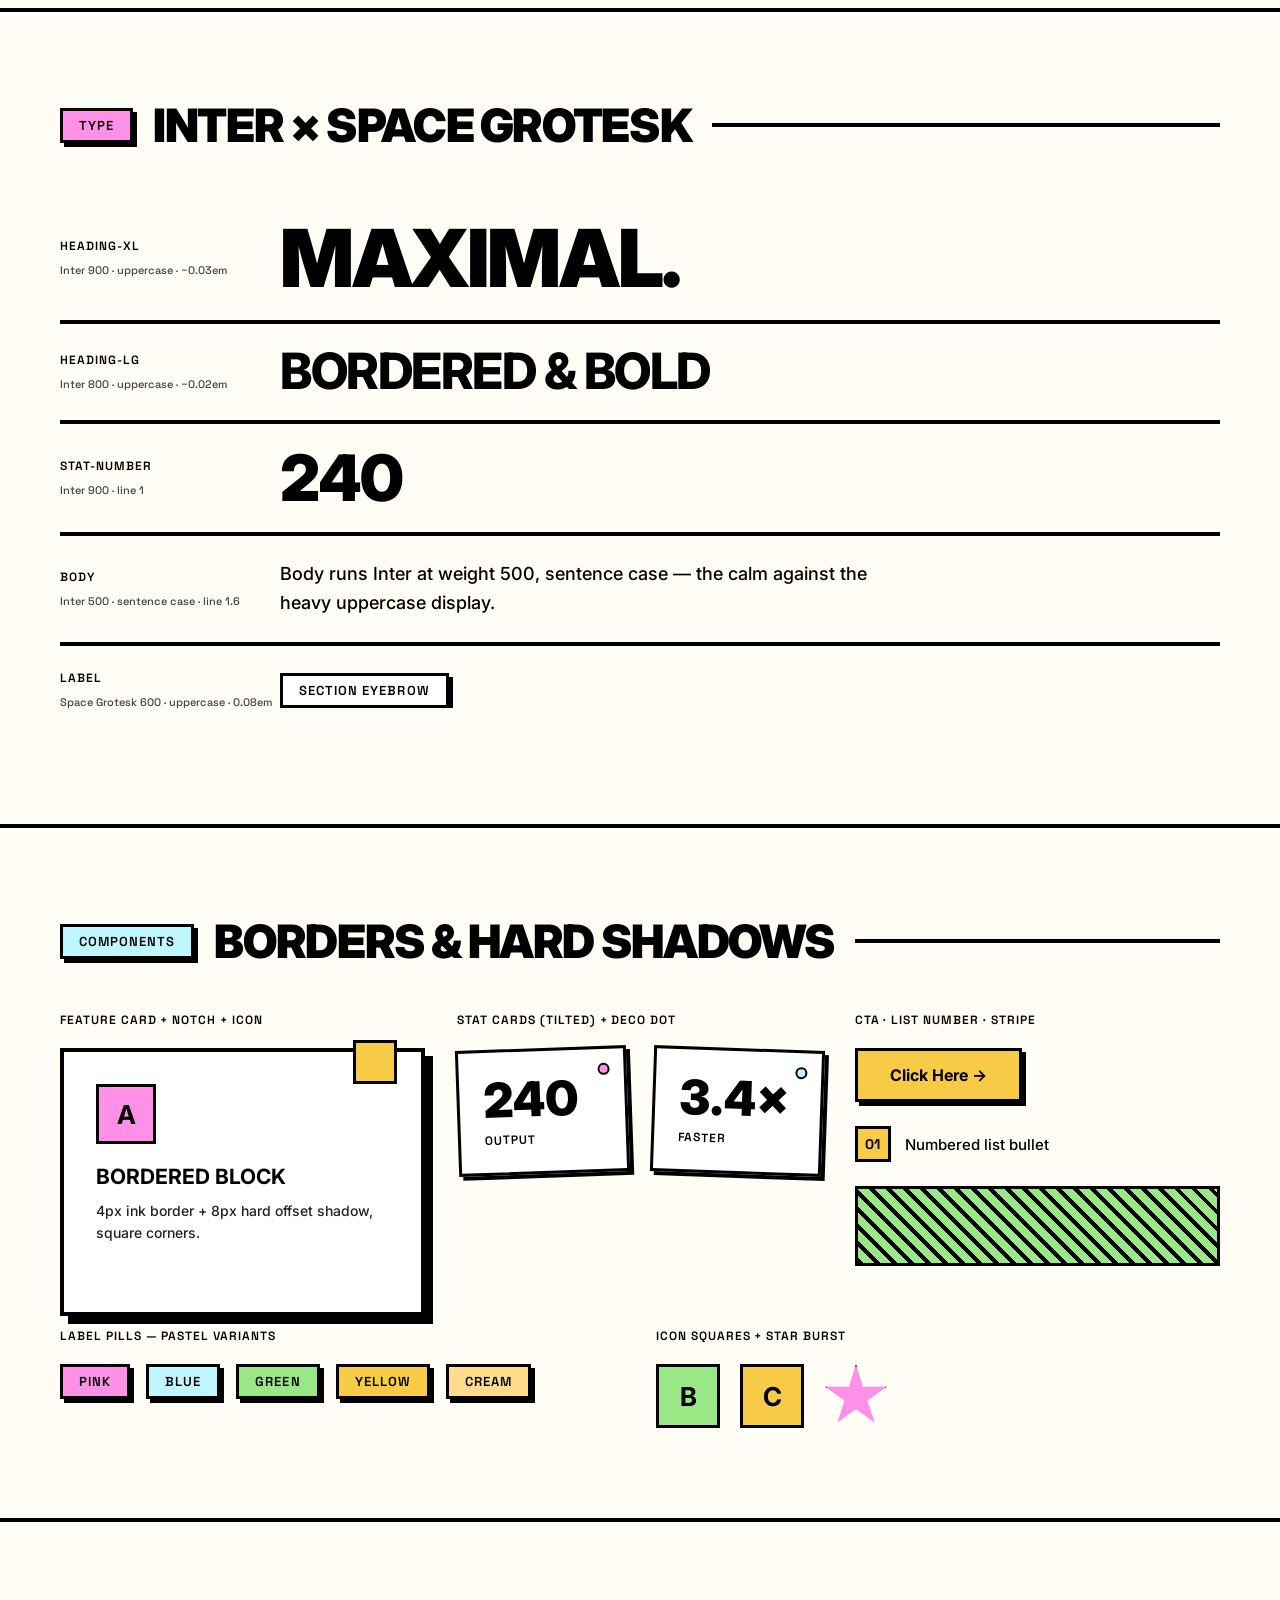
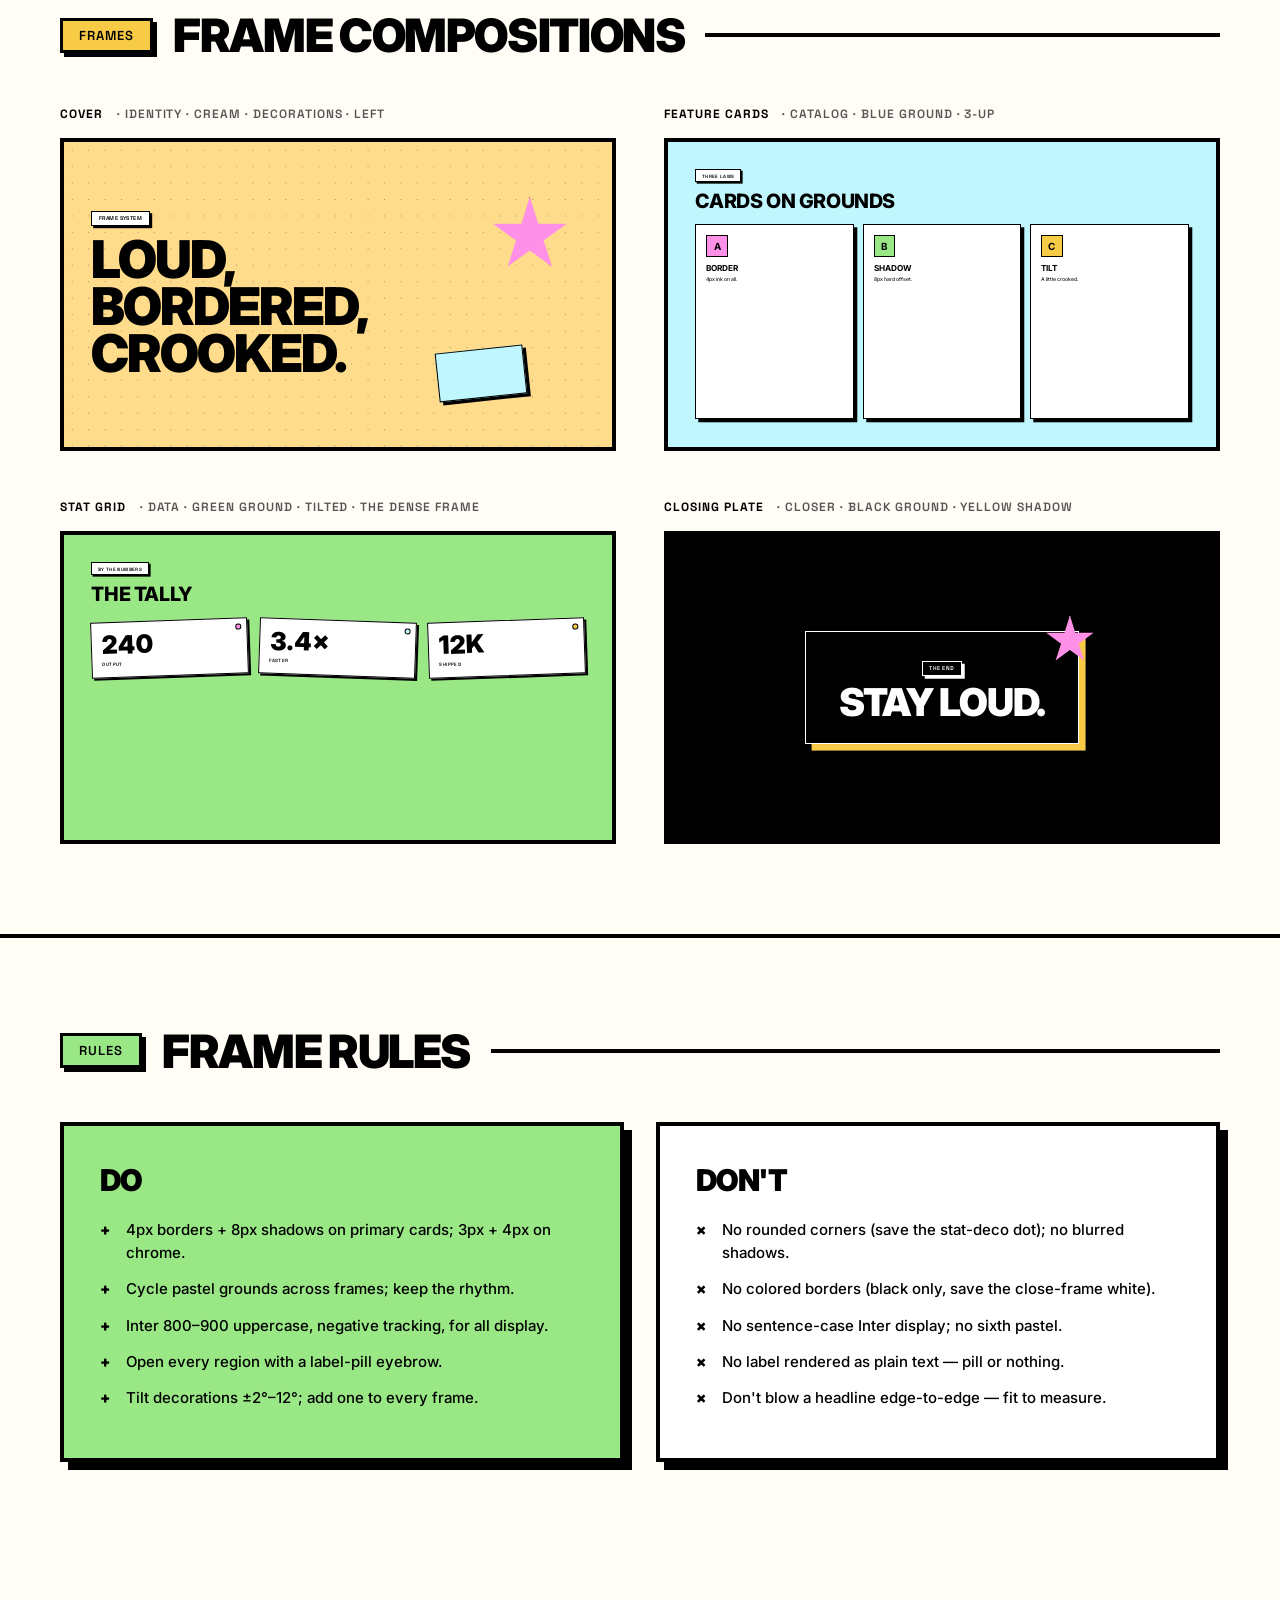
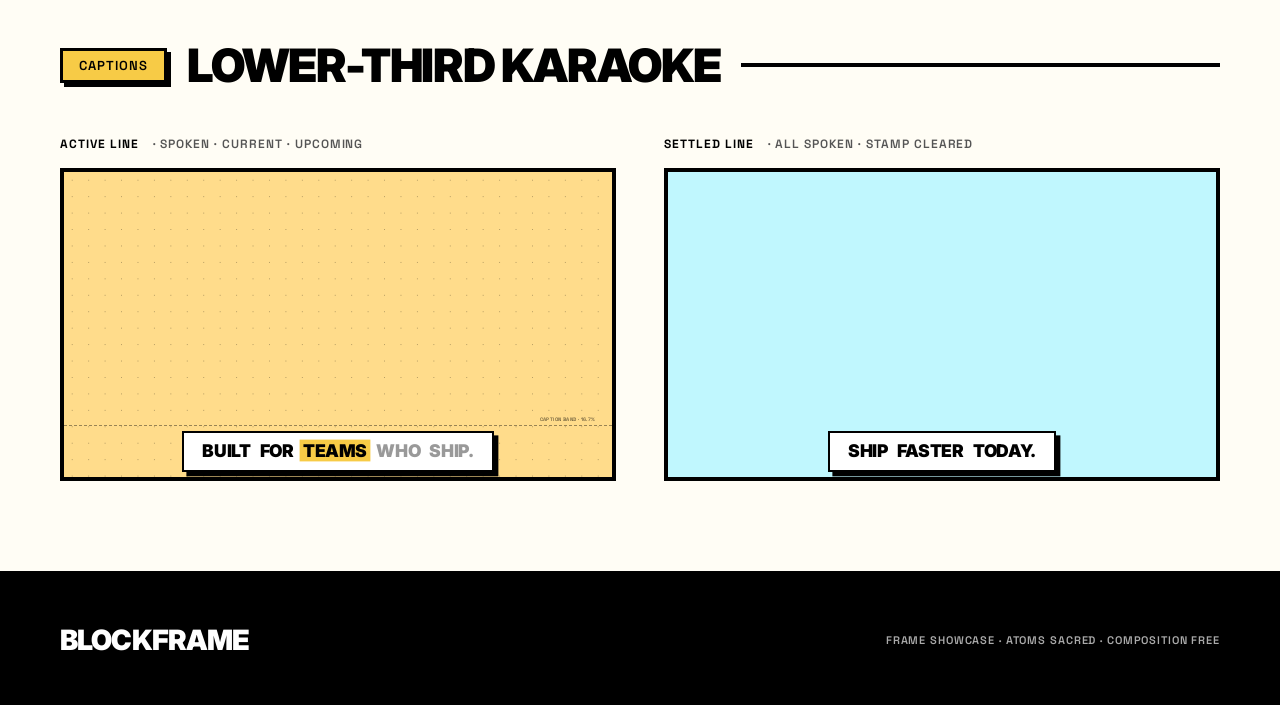
<file: .claude/skills/hyperframes/assets/frame-presets/blockframe/frame-showcase.html>
<!doctype html>
<html lang="en">
  <head>
    <meta charset="utf-8" />
    <meta name="viewport" content="width=device-width,initial-scale=1" />
    <title>BlockFrame</title>
    <link rel="preconnect" href="https://fonts.googleapis.com" />
    <link rel="preconnect" href="https://fonts.gstatic.com" crossorigin />
    <link
      href="https://fonts.googleapis.com/css2?family=Inter:wght@400;500;700;800;900&family=Space+Grotesk:wght@500;600;700&display=swap"
      rel="stylesheet"
    />
    <style id="ds-tokens">
      :root {
        --black: #000000;
        --white: #ffffff;
        --offwhite: #fffdf5;
        --pink: #fe90e8;
        --blue: #c0f7fe;
        --green: #99e885;
        --yellow: #f7cb46;
        --cream: #ffdc8b;
        --disp: "Inter", sans-serif;
        --mono: "Space Grotesk", monospace;
      }
      * {
        margin: 0;
        padding: 0;
        box-sizing: border-box;
      }
      html {
        background: #111;
      }
      body {
        background: var(--offwhite);
        color: var(--black);
        font-family: var(--disp);
        -webkit-font-smoothing: antialiased;
      }
      .disp {
        font-family: var(--disp);
        text-transform: uppercase;
        letter-spacing: -0.03em;
        line-height: 0.95;
        font-weight: 900;
      }
      .pill {
        display: inline-block;
        border: 3px solid var(--black);
        background: var(--white);
        box-shadow: 4px 4px 0 var(--black);
        padding: 6px 16px;
        font-family: var(--mono);
        font-weight: 600;
        text-transform: uppercase;
        letter-spacing: 0.08em;
        font-size: 13px;
      }
      .dotgrid {
        background-image: radial-gradient(circle, var(--black) 1.2px, transparent 1.2px);
        background-size: 24px 24px;
      }

      section {
        padding: 90px 60px;
        position: relative;
        border-bottom: 4px solid var(--black);
      }
      .sec-head {
        display: flex;
        align-items: center;
        gap: 20px;
        margin-bottom: 48px;
      }
      .sec-head h2 {
        font-family: var(--disp);
        font-weight: 900;
        text-transform: uppercase;
        letter-spacing: -0.03em;
        font-size: 46px;
        line-height: 1;
      }
      .sec-head .sp {
        flex: 1;
        height: 4px;
        background: var(--black);
      }

      /* COVER */
      .cover {
        min-height: 100vh;
        background: var(--offwhite);
        padding: 60px;
        display: flex;
        flex-direction: column;
        justify-content: center;
        position: relative;
        overflow: hidden;
      }
      .cover .dg {
        position: absolute;
        inset: 0;
        opacity: 0.4;
        background-image: radial-gradient(circle, var(--black) 1.2px, transparent 1.2px);
        background-size: 24px 24px;
        pointer-events: none;
      }
      .cover .inner {
        position: relative;
        z-index: 3;
        max-width: 72%;
      }
      .cover .pill {
        margin-bottom: 28px;
      }
      .cover h1 {
        font-family: var(--disp);
        font-weight: 900;
        text-transform: uppercase;
        letter-spacing: -0.04em;
        line-height: 0.9;
        font-size: clamp(64px, 9vw, 150px);
      }
      .cover .sub {
        font-family: var(--mono);
        font-weight: 500;
        font-size: 18px;
        line-height: 1.5;
        color: var(--black);
        margin-top: 24px;
        max-width: 540px;
      }
      .cover .deco-rect {
        position: absolute;
        top: 18%;
        right: 8%;
        width: 200px;
        height: 130px;
        background: var(--pink);
        border: 4px solid var(--black);
        box-shadow: 8px 8px 0 var(--black);
        transform: rotate(8deg);
        z-index: 2;
      }
      .cover .deco-rect2 {
        position: absolute;
        bottom: 16%;
        right: 18%;
        width: 120px;
        height: 120px;
        background: var(--blue);
        border: 4px solid var(--black);
        box-shadow: 8px 8px 0 var(--black);
        transform: rotate(-6deg);
        z-index: 1;
      }
      .cover .star {
        position: absolute;
        top: 30%;
        right: 30%;
        width: 90px;
        height: 90px;
        background: var(--yellow);
        border: 3px solid var(--black);
        clip-path: polygon(
          50% 0%,
          61% 35%,
          98% 35%,
          68% 57%,
          79% 91%,
          50% 70%,
          21% 91%,
          32% 57%,
          2% 35%,
          39% 35%
        );
        z-index: 4;
      }
      .cover .counter {
        position: absolute;
        bottom: 30px;
        left: 60px;
        border: 3px solid var(--black);
        background: var(--white);
        box-shadow: 4px 4px 0 var(--black);
        padding: 10px 18px;
        font-family: var(--mono);
        font-weight: 700;
        text-transform: uppercase;
        letter-spacing: 0.1em;
        font-size: 14px;
      }

      /* PALETTE */
      .swatches {
        display: grid;
        grid-template-columns: repeat(4, 1fr);
        gap: 28px;
      }
      .sw {
        border: 4px solid var(--black);
        background: var(--white);
        box-shadow: 8px 8px 0 var(--black);
      }
      .sw .chip {
        height: 120px;
        border-bottom: 4px solid var(--black);
      }
      .sw .meta {
        padding: 16px 18px;
      }
      .sw .name {
        font-family: var(--disp);
        font-weight: 800;
        text-transform: uppercase;
        letter-spacing: -0.01em;
        font-size: 18px;
      }
      .sw .hex {
        font-family: var(--mono);
        font-weight: 500;
        font-size: 12px;
        letter-spacing: 0.04em;
        margin-top: 6px;
      }

      /* TYPE */
      .type-row {
        display: grid;
        grid-template-columns: 220px 1fr;
        align-items: center;
        padding: 24px 0;
        border-bottom: 4px solid var(--black);
      }
      .type-row .tok {
        font-family: var(--mono);
        font-weight: 600;
        text-transform: uppercase;
        letter-spacing: 0.08em;
        font-size: 12px;
      }
      .type-row .m {
        font-family: var(--mono);
        font-weight: 500;
        font-size: 11px;
        color: #444;
        margin-top: 8px;
        line-height: 1.5;
      }
      .type-row .spec {
        overflow: hidden;
      }

      /* COMPONENTS */
      .cnote {
        font-family: var(--mono);
        font-weight: 600;
        text-transform: uppercase;
        letter-spacing: 0.08em;
        font-size: 12px;
        margin-bottom: 20px;
      }
      .cgrid {
        display: grid;
        grid-template-columns: repeat(12, 1fr);
        gap: 32px;
        margin-bottom: 48px;
      }
      .s3 {
        grid-column: span 3;
      }
      .s4 {
        grid-column: span 4;
      }
      .s6 {
        grid-column: span 6;
      }
      .s8 {
        grid-column: span 8;
      }
      .fcard {
        border: 4px solid var(--black);
        background: var(--white);
        box-shadow: 8px 8px 0 var(--black);
        padding: 32px;
        position: relative;
        height: 100%;
      }
      .fcard .notch {
        position: absolute;
        top: -12px;
        right: 24px;
        width: 44px;
        height: 44px;
        background: var(--yellow);
        border: 3px solid var(--black);
      }
      .fcard .ic {
        width: 60px;
        height: 60px;
        border: 3px solid var(--black);
        background: var(--blue);
        display: grid;
        place-items: center;
        font-family: var(--disp);
        font-weight: 700;
        font-size: 26px;
        margin-bottom: 20px;
      }
      .fcard .t {
        font-family: var(--disp);
        font-weight: 700;
        text-transform: uppercase;
        font-size: 21px;
        line-height: 1.2;
      }
      .fcard .bd {
        font-family: var(--disp);
        font-weight: 500;
        font-size: 14px;
        line-height: 1.6;
        color: #222;
        margin-top: 10px;
      }
      .statcard {
        border: 3px solid var(--black);
        background: var(--white);
        box-shadow: 4px 4px 0 var(--black);
        padding: 24px;
        position: relative;
      }
      .statcard .dot {
        position: absolute;
        top: 14px;
        right: 14px;
        width: 12px;
        height: 12px;
        border-radius: 50%;
        border: 2px solid var(--black);
      }
      .statcard .n {
        font-family: var(--disp);
        font-weight: 900;
        font-size: 48px;
        line-height: 1;
      }
      .statcard .l {
        font-family: var(--mono);
        font-weight: 600;
        text-transform: uppercase;
        letter-spacing: 0.08em;
        font-size: 12px;
        margin-top: 8px;
      }
      .btn {
        display: inline-block;
        border: 3px solid var(--black);
        background: var(--yellow);
        box-shadow: 4px 4px 0 var(--black);
        padding: 14px 32px;
        font-family: var(--disp);
        font-weight: 700;
        font-size: 16px;
      }
      .stripe {
        height: 80px;
        border: 3px solid var(--black);
        background: repeating-linear-gradient(
          45deg,
          var(--black),
          var(--black) 4px,
          var(--green) 4px,
          var(--green) 12px
        );
      }
      .listnum {
        display: inline-grid;
        place-items: center;
        width: 36px;
        height: 36px;
        border: 3px solid var(--black);
        background: var(--yellow);
        font-family: var(--mono);
        font-weight: 700;
        font-size: 14px;
      }

      /* COMPOSITIONS */
      .gallery {
        display: grid;
        grid-template-columns: 1fr 1fr;
        gap: 48px;
      }
      .fw .flabel {
        display: flex;
        gap: 14px;
        align-items: baseline;
        margin-bottom: 16px;
        font-family: var(--mono);
        font-weight: 600;
        text-transform: uppercase;
        letter-spacing: 0.08em;
        font-size: 12px;
        color: #555;
      }
      .fw .flabel b {
        color: var(--black);
      }
      .frame {
        aspect-ratio: 16/9;
        container-type: size;
        position: relative;
        overflow: hidden;
        background: var(--offwhite);
        border: 4px solid var(--black);
      }
      .frame > .body {
        position: absolute;
        inset: 0;
        z-index: 3;
      }

      /* f1 cover */
      .bf1 {
        background: var(--cream);
      }
      .bf1 .dg {
        position: absolute;
        inset: 0;
        opacity: 0.35;
        background-image: radial-gradient(circle, var(--black) 0.15cqw, transparent 0.15cqw);
        background-size: 3cqw 3cqw;
        z-index: 1;
      }
      .bf1 .body {
        display: flex;
        flex-direction: column;
        justify-content: center;
        padding: 0 5cqw;
      }
      .bf1 .pill {
        display: inline-block;
        border: 0.25cqw solid var(--black);
        background: var(--white);
        box-shadow: 0.4cqw 0.4cqw 0 var(--black);
        padding: 0.5cqw 1.2cqw;
        font-family: var(--mono);
        font-weight: 600;
        text-transform: uppercase;
        letter-spacing: 0.08em;
        font-size: 1cqw;
        margin-bottom: 2cqw;
        align-self: flex-start;
      }
      .bf1 h3 {
        font-family: var(--disp);
        font-weight: 900;
        text-transform: uppercase;
        letter-spacing: -0.04em;
        line-height: 0.9;
        font-size: 9.5cqw;
        max-width: 60cqw;
      }
      .bf1 .star {
        position: absolute;
        top: 18%;
        right: 8%;
        width: 14cqw;
        height: 14cqw;
        background: var(--pink);
        border: 0.3cqw solid var(--black);
        clip-path: polygon(
          50% 0%,
          61% 35%,
          98% 35%,
          68% 57%,
          79% 91%,
          50% 70%,
          21% 91%,
          32% 57%,
          2% 35%,
          39% 35%
        );
        z-index: 2;
      }
      .bf1 .rect {
        position: absolute;
        bottom: 16%;
        right: 16%;
        width: 16cqw;
        height: 9cqw;
        background: var(--blue);
        border: 0.3cqw solid var(--black);
        box-shadow: 0.6cqw 0.6cqw 0 var(--black);
        transform: rotate(-6deg);
        z-index: 1;
      }

      /* f2 feature cards */
      .bf2 {
        background: var(--blue);
      }
      .bf2 .body {
        padding: 5cqw;
        display: flex;
        flex-direction: column;
      }
      .bf2 .pill {
        align-self: flex-start;
        border: 0.2cqw solid var(--black);
        background: var(--white);
        box-shadow: 0.3cqw 0.3cqw 0 var(--black);
        padding: 0.4cqw 1cqw;
        font-family: var(--mono);
        font-weight: 600;
        text-transform: uppercase;
        letter-spacing: 0.08em;
        font-size: 0.85cqw;
        margin-bottom: 1.4cqw;
      }
      .bf2 h3 {
        font-family: var(--disp);
        font-weight: 800;
        text-transform: uppercase;
        letter-spacing: -0.02em;
        font-size: 3.6cqw;
        margin-bottom: 2cqw;
      }
      .bf2 .row {
        display: grid;
        grid-template-columns: repeat(3, 1fr);
        gap: 1.6cqw;
        flex: 1;
      }
      .bf2 .c {
        border: 0.3cqw solid var(--black);
        background: var(--white);
        box-shadow: 0.6cqw 0.6cqw 0 var(--black);
        padding: 1.8cqw;
      }
      .bf2 .c .ic {
        width: 4cqw;
        height: 4cqw;
        border: 0.2cqw solid var(--black);
        display: grid;
        place-items: center;
        font-family: var(--disp);
        font-weight: 700;
        font-size: 1.8cqw;
        margin-bottom: 1.2cqw;
      }
      .bf2 .c .t {
        font-family: var(--disp);
        font-weight: 700;
        text-transform: uppercase;
        font-size: 1.5cqw;
        line-height: 1.15;
      }
      .bf2 .c .bd {
        font-family: var(--disp);
        font-weight: 500;
        font-size: 0.95cqw;
        line-height: 1.5;
        color: #222;
        margin-top: 0.6cqw;
      }

      /* f3 stat grid (tilted) */
      .bf3 {
        background: var(--green);
      }
      .bf3 .body {
        padding: 5cqw;
        display: flex;
        flex-direction: column;
      }
      .bf3 .pill {
        align-self: flex-start;
        border: 0.2cqw solid var(--black);
        background: var(--white);
        box-shadow: 0.3cqw 0.3cqw 0 var(--black);
        padding: 0.4cqw 1cqw;
        font-family: var(--mono);
        font-weight: 600;
        text-transform: uppercase;
        letter-spacing: 0.08em;
        font-size: 0.85cqw;
        margin-bottom: 1.4cqw;
      }
      .bf3 h3 {
        font-family: var(--disp);
        font-weight: 800;
        text-transform: uppercase;
        letter-spacing: -0.02em;
        font-size: 3.6cqw;
        margin-bottom: 2.4cqw;
      }
      .bf3 .row {
        display: grid;
        grid-template-columns: repeat(3, 1fr);
        gap: 2cqw;
      }
      .bf3 .sc {
        border: 0.25cqw solid var(--black);
        background: var(--white);
        box-shadow: 0.4cqw 0.4cqw 0 var(--black);
        padding: 1.8cqw;
        position: relative;
      }
      .bf3 .sc:nth-child(odd) {
        transform: rotate(-2deg);
      }
      .bf3 .sc:nth-child(even) {
        transform: rotate(2deg);
      }
      .bf3 .sc .dot {
        position: absolute;
        top: 1cqw;
        right: 1cqw;
        width: 1cqw;
        height: 1cqw;
        border-radius: 50%;
        border: 0.15cqw solid var(--black);
      }
      .bf3 .sc .n {
        font-family: var(--disp);
        font-weight: 900;
        font-size: 4.6cqw;
        line-height: 1;
      }
      .bf3 .sc .l {
        font-family: var(--mono);
        font-weight: 600;
        text-transform: uppercase;
        letter-spacing: 0.08em;
        font-size: 0.85cqw;
        margin-top: 0.6cqw;
      }

      /* f4 close (black) */
      .bf4 {
        background: var(--black);
      }
      .bf4 .body {
        display: flex;
        flex-direction: column;
        justify-content: center;
        align-items: center;
        text-align: center;
      }
      .bf4 .cardf {
        border: 0.3cqw solid var(--white);
        box-shadow: 1.2cqw 1.2cqw 0 var(--yellow);
        padding: 4cqw 6cqw;
        position: relative;
      }
      .bf4 .pill {
        border: 0.25cqw solid var(--white);
        background: var(--black);
        color: var(--white);
        box-shadow: 0.5cqw 0.5cqw 0 var(--white);
        padding: 0.5cqw 1.2cqw;
        font-family: var(--mono);
        font-weight: 600;
        text-transform: uppercase;
        letter-spacing: 0.08em;
        font-size: 1cqw;
        margin-bottom: 1.6cqw;
        display: inline-block;
      }
      .bf4 h3 {
        font-family: var(--disp);
        font-weight: 900;
        text-transform: uppercase;
        letter-spacing: -0.03em;
        font-size: 7cqw;
        line-height: 0.95;
        color: var(--white);
      }
      .bf4 .star {
        position: absolute;
        top: -3cqw;
        right: -3cqw;
        width: 9cqw;
        height: 9cqw;
        background: var(--pink);
        border: 0.3cqw solid var(--white);
        clip-path: polygon(
          50% 0%,
          61% 35%,
          98% 35%,
          68% 57%,
          79% 91%,
          50% 70%,
          21% 91%,
          32% 57%,
          2% 35%,
          39% 35%
        );
      }

      /* PRINCIPLES */
      .dos {
        display: grid;
        grid-template-columns: 1fr 1fr;
        gap: 32px;
      }
      .do-card {
        border: 4px solid var(--black);
        box-shadow: 8px 8px 0 var(--black);
        padding: 36px;
      }
      .do-card.do {
        background: var(--green);
      }
      .do-card.dont {
        background: var(--white);
      }
      .do-card h4 {
        font-family: var(--disp);
        font-weight: 900;
        text-transform: uppercase;
        letter-spacing: -0.02em;
        font-size: 30px;
        margin-bottom: 20px;
      }
      .do-card ul {
        list-style: none;
      }
      .do-card li {
        font-family: var(--disp);
        font-weight: 500;
        font-size: 15px;
        line-height: 1.55;
        padding-left: 26px;
        position: relative;
        margin-bottom: 13px;
      }
      .do-card li::before {
        position: absolute;
        left: 0;
        font-family: var(--disp);
        font-weight: 900;
      }
      .do-card.do li::before {
        content: "+";
      }
      .do-card.dont li::before {
        content: "\00d7";
      }

      .foot {
        padding: 48px 60px;
        background: var(--black);
        color: var(--white);
        display: flex;
        justify-content: space-between;
        align-items: center;
      }
      .foot .l {
        font-family: var(--disp);
        font-weight: 900;
        text-transform: uppercase;
        letter-spacing: -0.03em;
        font-size: 28px;
      }
      .foot .r {
        font-family: var(--mono);
        font-weight: 600;
        text-transform: uppercase;
        letter-spacing: 0.08em;
        font-size: 11px;
        color: #aaa;
      }
      @media (max-width: 1100px) {
        .gallery {
          grid-template-columns: 1fr;
        }
        .swatches {
          grid-template-columns: 1fr 1fr;
        }
      }
    </style>
    <link
      rel="stylesheet"
      href="https://fonts.googleapis.com/css2?family=Inter:wght@400;500;600;700;800;900&display=swap"
    />
    <link
      rel="stylesheet"
      href="https://fonts.googleapis.com/css2?family=Space+Grotesk:wght@400;500;600;700&display=swap"
    />
    <style id="ft-override">
      :root {
        --primary: #fffdf5 !important;
        --secondary: #000000 !important;
        --tertiary: #ffdc8b !important;
        --accent: #fe90e8 !important;
        --f-disp: "Inter", sans-serif !important;
        --f-body: "Space Grotesk", sans-serif !important;
        --black: #000000 !important;
        --offwhite: #fffdf5 !important;
        --pink: #fe90e8 !important;
        --cream: #ffdc8b !important;
        --disp: "Inter", sans-serif !important;
        --mono: "Space Grotesk", sans-serif !important;
        --white: #ffffff !important;
        --blue: #c0f7fe !important;
        --green: #99e885 !important;
        --yellow: #f7cb46 !important;
      }
    </style>
  </head>
  <body>
    <!-- COVER -->
    <section class="cover">
      <div class="dg"></div>
      <div class="star"></div>
      <div class="deco-rect"></div>
      <div class="deco-rect2"></div>
      <div class="inner">
        <span class="pill">Frame System · Vol. 01</span>
        <h1>Loud,<br />bordered,<br />a little crooked.</h1>
        <div class="sub">
          A maximalist neobrutalist frame system — 4px ink borders, 8px hard shadows, five candy
          pastels, and tilted decorations that puncture the grid.
        </div>
      </div>
      <div class="counter">01 / 06</div>
    </section>

    <!-- PALETTE -->
    <section>
      <div class="sec-head">
        <span class="pill">Palette</span>
        <h2>Five Candy Pastels</h2>
        <span class="sp"></span>
      </div>
      <div class="swatches">
        <div class="sw">
          <div class="chip" style="background: var(--pink)"></div>
          <div class="meta">
            <div class="name">Pink</div>
            <div class="hex">#FE90E8</div>
          </div>
        </div>
        <div class="sw">
          <div class="chip" style="background: var(--blue)"></div>
          <div class="meta">
            <div class="name">Blue</div>
            <div class="hex">#C0F7FE</div>
          </div>
        </div>
        <div class="sw">
          <div class="chip" style="background: var(--green)"></div>
          <div class="meta">
            <div class="name">Green</div>
            <div class="hex">#99E885</div>
          </div>
        </div>
        <div class="sw">
          <div class="chip" style="background: var(--yellow)"></div>
          <div class="meta">
            <div class="name">Yellow</div>
            <div class="hex">#F7CB46 · CTA</div>
          </div>
        </div>
        <div class="sw">
          <div class="chip" style="background: var(--cream)"></div>
          <div class="meta">
            <div class="name">Cream</div>
            <div class="hex">#FFDC8B</div>
          </div>
        </div>
        <div class="sw">
          <div
            class="chip"
            style="background: var(--offwhite); border-bottom: 4px solid var(--black)"
          ></div>
          <div class="meta">
            <div class="name">Off-White</div>
            <div class="hex">#FFFDF5 · canvas</div>
          </div>
        </div>
        <div class="sw">
          <div
            class="chip"
            style="background: var(--white); border-bottom: 4px solid var(--black)"
          ></div>
          <div class="meta">
            <div class="name">White</div>
            <div class="hex">#FFFFFF · cards</div>
          </div>
        </div>
        <div class="sw">
          <div class="chip" style="background: var(--black)"></div>
          <div class="meta">
            <div class="name">Black</div>
            <div class="hex">#000000 · all borders</div>
          </div>
        </div>
      </div>
    </section>

    <!-- TYPOGRAPHY -->
    <section>
      <div class="sec-head">
        <span class="pill" style="background: var(--pink)">Type</span>
        <h2>Inter × Space Grotesk</h2>
        <span class="sp"></span>
      </div>
      <div class="type-row">
        <div>
          <div class="tok">heading-xl</div>
          <div class="m">Inter 900 · uppercase · −0.03em</div>
        </div>
        <div class="spec"><span class="disp" style="font-size: 80px">Maximal.</span></div>
      </div>
      <div class="type-row">
        <div>
          <div class="tok">heading-lg</div>
          <div class="m">Inter 800 · uppercase · −0.02em</div>
        </div>
        <div class="spec">
          <span class="disp" style="font-weight: 800; font-size: 50px">Bordered & Bold</span>
        </div>
      </div>
      <div class="type-row">
        <div>
          <div class="tok">stat-number</div>
          <div class="m">Inter 900 · line 1</div>
        </div>
        <div class="spec">
          <span class="disp" style="font-size: 64px; letter-spacing: -0.02em">240</span>
        </div>
      </div>
      <div class="type-row">
        <div>
          <div class="tok">body</div>
          <div class="m">Inter 500 · sentence case · line 1.6</div>
        </div>
        <div class="spec">
          <p style="font-weight: 500; font-size: 18px; line-height: 1.6; max-width: 640px">
            Body runs Inter at weight 500, sentence case — the calm against the heavy uppercase
            display.
          </p>
        </div>
      </div>
      <div class="type-row" style="border-bottom: 0">
        <div>
          <div class="tok">label</div>
          <div class="m">Space Grotesk 600 · uppercase · 0.08em</div>
        </div>
        <div class="spec"><span class="pill">Section Eyebrow</span></div>
      </div>
    </section>

    <!-- COMPONENTS -->
    <section>
      <div class="sec-head">
        <span class="pill" style="background: var(--blue)">Components</span>
        <h2>Borders & Hard Shadows</h2>
        <span class="sp"></span>
      </div>

      <div class="cgrid">
        <div class="s4">
          <div class="cnote">Feature card + notch + icon</div>
          <div class="fcard">
            <div class="notch"></div>
            <div class="ic" style="background: var(--pink)">A</div>
            <div class="t">Bordered Block</div>
            <div class="bd">4px ink border + 8px hard offset shadow, square corners.</div>
          </div>
        </div>
        <div class="s4">
          <div class="cnote">Stat cards (tilted) + deco dot</div>
          <div style="display: grid; grid-template-columns: 1fr 1fr; gap: 24px">
            <div class="statcard" style="transform: rotate(-2deg)">
              <div class="dot" style="background: var(--pink)"></div>
              <div class="n">240</div>
              <div class="l">Output</div>
            </div>
            <div class="statcard" style="transform: rotate(2deg)">
              <div class="dot" style="background: var(--blue)"></div>
              <div class="n">3.4×</div>
              <div class="l">Faster</div>
            </div>
          </div>
        </div>
        <div class="s4">
          <div class="cnote">CTA · list number · stripe</div>
          <span class="btn">Click Here →</span>
          <div style="display: flex; align-items: center; gap: 14px; margin-top: 24px">
            <span class="listnum">01</span
            ><span style="font-family: var(--disp); font-weight: 500; font-size: 15px"
              >Numbered list bullet</span
            >
          </div>
          <div class="stripe" style="margin-top: 24px"></div>
        </div>
      </div>

      <div class="cgrid" style="margin-bottom: 0">
        <div class="s6">
          <div class="cnote">Label pills — pastel variants</div>
          <div style="display: flex; gap: 16px; flex-wrap: wrap">
            <span class="pill" style="background: var(--pink)">Pink</span
            ><span class="pill" style="background: var(--blue)">Blue</span
            ><span class="pill" style="background: var(--green)">Green</span
            ><span class="pill" style="background: var(--yellow)">Yellow</span
            ><span class="pill" style="background: var(--cream)">Cream</span>
          </div>
        </div>
        <div class="s6">
          <div class="cnote">Icon squares + star burst</div>
          <div style="display: flex; align-items: center; gap: 20px">
            <span
              style="
                width: 64px;
                height: 64px;
                border: 3px solid var(--black);
                background: var(--green);
                display: grid;
                place-items: center;
                font-family: var(--disp);
                font-weight: 700;
                font-size: 26px;
              "
              >B</span
            >
            <span
              style="
                width: 64px;
                height: 64px;
                border: 3px solid var(--black);
                background: var(--yellow);
                display: grid;
                place-items: center;
                font-family: var(--disp);
                font-weight: 700;
                font-size: 26px;
              "
              >C</span
            >
            <span
              style="
                width: 64px;
                height: 64px;
                background: var(--pink);
                border: 3px solid var(--black);
                clip-path: polygon(
                  50% 0%,
                  61% 35%,
                  98% 35%,
                  68% 57%,
                  79% 91%,
                  50% 70%,
                  21% 91%,
                  32% 57%,
                  2% 35%,
                  39% 35%
                );
              "
            ></span>
          </div>
        </div>
      </div>
    </section>

    <!-- COMPOSITIONS -->
    <section>
      <div class="sec-head">
        <span class="pill" style="background: var(--yellow)">Frames</span>
        <h2>Frame Compositions</h2>
        <span class="sp"></span>
      </div>
      <div class="gallery">
        <div class="fw">
          <div class="flabel"><b>Cover</b><span>· identity · cream · decorations · left</span></div>
          <div class="frame bf1">
            <div class="dg"></div>
            <div class="star"></div>
            <div class="rect"></div>
            <div class="body">
              <span class="pill">Frame System</span>
              <h3>Loud, bordered, crooked.</h3>
            </div>
          </div>
        </div>

        <div class="fw">
          <div class="flabel"><b>Feature Cards</b><span>· catalog · blue ground · 3-up</span></div>
          <div class="frame bf2">
            <div class="body">
              <span class="pill">Three Laws</span>
              <h3>Cards on Grounds</h3>
              <div class="row">
                <div class="c">
                  <div class="ic" style="background: var(--pink)">A</div>
                  <div class="t">Border</div>
                  <div class="bd">4px ink on all.</div>
                </div>
                <div class="c">
                  <div class="ic" style="background: var(--green)">B</div>
                  <div class="t">Shadow</div>
                  <div class="bd">8px hard offset.</div>
                </div>
                <div class="c">
                  <div class="ic" style="background: var(--yellow)">C</div>
                  <div class="t">Tilt</div>
                  <div class="bd">A little crooked.</div>
                </div>
              </div>
            </div>
          </div>
        </div>

        <div class="fw">
          <div class="flabel">
            <b>Stat Grid</b><span>· data · green ground · tilted · the dense frame</span>
          </div>
          <div class="frame bf3">
            <div class="body">
              <span class="pill">By The Numbers</span>
              <h3>The Tally</h3>
              <div class="row">
                <div class="sc">
                  <div class="dot" style="background: var(--pink)"></div>
                  <div class="n">240</div>
                  <div class="l">Output</div>
                </div>
                <div class="sc">
                  <div class="dot" style="background: var(--blue)"></div>
                  <div class="n">3.4×</div>
                  <div class="l">Faster</div>
                </div>
                <div class="sc">
                  <div class="dot" style="background: var(--yellow)"></div>
                  <div class="n">12K</div>
                  <div class="l">Shipped</div>
                </div>
              </div>
            </div>
          </div>
        </div>

        <div class="fw">
          <div class="flabel">
            <b>Closing Plate</b><span>· closer · black ground · yellow shadow</span>
          </div>
          <div class="frame bf4">
            <div class="body">
              <div class="cardf">
                <div class="star"></div>
                <span class="pill">The End</span>
                <h3>Stay loud.</h3>
              </div>
            </div>
          </div>
        </div>
      </div>
    </section>

    <!-- PRINCIPLES -->
    <section style="border-bottom: none">
      <div class="sec-head">
        <span class="pill" style="background: var(--green)">Rules</span>
        <h2>Frame Rules</h2>
        <span class="sp"></span>
      </div>
      <div class="dos">
        <div class="do-card do">
          <h4>Do</h4>
          <ul>
            <li>4px borders + 8px shadows on primary cards; 3px + 4px on chrome.</li>
            <li>Cycle pastel grounds across frames; keep the rhythm.</li>
            <li>Inter 800–900 uppercase, negative tracking, for all display.</li>
            <li>Open every region with a label-pill eyebrow.</li>
            <li>Tilt decorations ±2°–12°; add one to every frame.</li>
          </ul>
        </div>
        <div class="do-card dont">
          <h4>Don't</h4>
          <ul>
            <li>No rounded corners (save the stat-deco dot); no blurred shadows.</li>
            <li>No colored borders (black only, save the close-frame white).</li>
            <li>No sentence-case Inter display; no sixth pastel.</li>
            <li>No label rendered as plain text — pill or nothing.</li>
            <li>Don't blow a headline edge-to-edge — fit to measure.</li>
          </ul>
        </div>
      </div>
    </section>

    <!-- CAPTIONS — preview of caption-skin.html (the preset's lower-third karaoke look) -->
    <style>
      /* mirrors caption-skin.html; the skin's --cap-* vocab mapped to this preset's tokens */
      .capdemo {
        --cap-ink: var(--black);
        --cap-canvas: var(--white);
        --cap-accent: var(--yellow);
        --cap-accent-2: var(--cream);
      }
      .capdemo .stage {
        position: absolute;
        left: 0;
        right: 0;
        bottom: 0;
        height: 16.67cqh;
        display: flex;
        align-items: center;
        justify-content: center;
        z-index: 4;
      }
      .capdemo .pill {
        max-width: 80cqw;
        padding: 1.4cqw 3cqw 1.7cqw;
        background: var(--cap-canvas);
        border: 0.4cqw solid var(--cap-ink);
        border-radius: 0;
        box-shadow: 0.8cqw 0.8cqw 0 var(--cap-ink);
      }
      .capdemo .line {
        display: flex;
        flex-wrap: wrap;
        justify-content: center;
        gap: 0.12em 0.32em;
        font-family: var(--disp);
        font-weight: 900;
        text-transform: uppercase;
        font-size: 3.2cqw;
        line-height: 1.12;
        letter-spacing: -0.02em;
      }
      .capdemo .w {
        display: inline-block;
        padding: 0 0.1em;
        color: color-mix(in srgb, var(--cap-ink) 40%, var(--cap-canvas));
      }
      .capdemo .w.spoken {
        color: var(--cap-ink);
      }
      .capdemo .w.active {
        color: var(--cap-ink);
        background: var(--cap-accent);
        box-shadow: 0 0 0 0.08em var(--cap-accent);
      }
      .capdemo .bandline {
        position: absolute;
        left: 0;
        right: 0;
        bottom: 16.67cqh;
        border-top: 0.15cqw dashed rgba(0, 0, 0, 0.4);
        z-index: 3;
      }
      .capdemo .bandtag {
        position: absolute;
        right: 3cqw;
        bottom: calc(16.67cqh + 0.7cqw);
        font-family: var(--mono);
        font-weight: 600;
        text-transform: uppercase;
        font-size: 0.9cqw;
        letter-spacing: 0.08em;
        color: var(--black);
        opacity: 0.55;
        z-index: 4;
      }
    </style>
    <section>
      <div class="sec-head">
        <span class="pill" style="background: var(--yellow)">Captions</span>
        <h2>Lower-Third Karaoke</h2>
        <span class="sp"></span>
      </div>
      <div class="gallery">
        <div class="fw">
          <div class="flabel"><b>Active line</b><span>· spoken · current · upcoming</span></div>
          <div class="frame capdemo" style="background: var(--cream)">
            <div
              class="dg"
              style="
                position: absolute;
                inset: 0;
                opacity: 0.3;
                background-image: radial-gradient(
                  circle,
                  var(--black) 0.15cqw,
                  transparent 0.15cqw
                );
                background-size: 3cqw 3cqw;
                z-index: 1;
              "
            ></div>
            <div class="bandline"></div>
            <div class="bandtag">caption band · 16.7%</div>
            <div class="stage">
              <div class="pill">
                <div class="line">
                  <span class="w spoken">Built</span>
                  <span class="w spoken">for</span>
                  <span class="w active">teams</span>
                  <span class="w">who</span>
                  <span class="w">ship.</span>
                </div>
              </div>
            </div>
          </div>
        </div>

        <div class="fw">
          <div class="flabel"><b>Settled line</b><span>· all spoken · stamp cleared</span></div>
          <div class="frame capdemo" style="background: var(--blue)">
            <div class="stage">
              <div class="pill">
                <div class="line">
                  <span class="w spoken">Ship</span>
                  <span class="w spoken">faster</span>
                  <span class="w spoken">today.</span>
                </div>
              </div>
            </div>
          </div>
        </div>
      </div>
    </section>

    <div class="foot">
      <span class="l">BlockFrame</span>
      <span class="r">Frame Showcase · Atoms Sacred · Composition Free</span>
    </div>

    <template id="__bundler_thumbnail">
      <svg viewBox="0 0 100 100" xmlns="http://www.w3.org/2000/svg">
        <rect width="100" height="100" fill="#FFFDF5" />
        <rect x="16" y="34" width="46" height="32" fill="#FE90E8" stroke="#000" stroke-width="4" />
        <rect x="22" y="40" width="46" height="32" fill="#C0F7FE" stroke="#000" stroke-width="4" />
        <path
          d="M74 16l4 11h12l-9 7 3 11-10-6-10 6 3-11-9-7h12z"
          fill="#F7CB46"
          stroke="#000"
          stroke-width="2"
        />
      </svg>
    </template>
  </body>
</html>
</file>
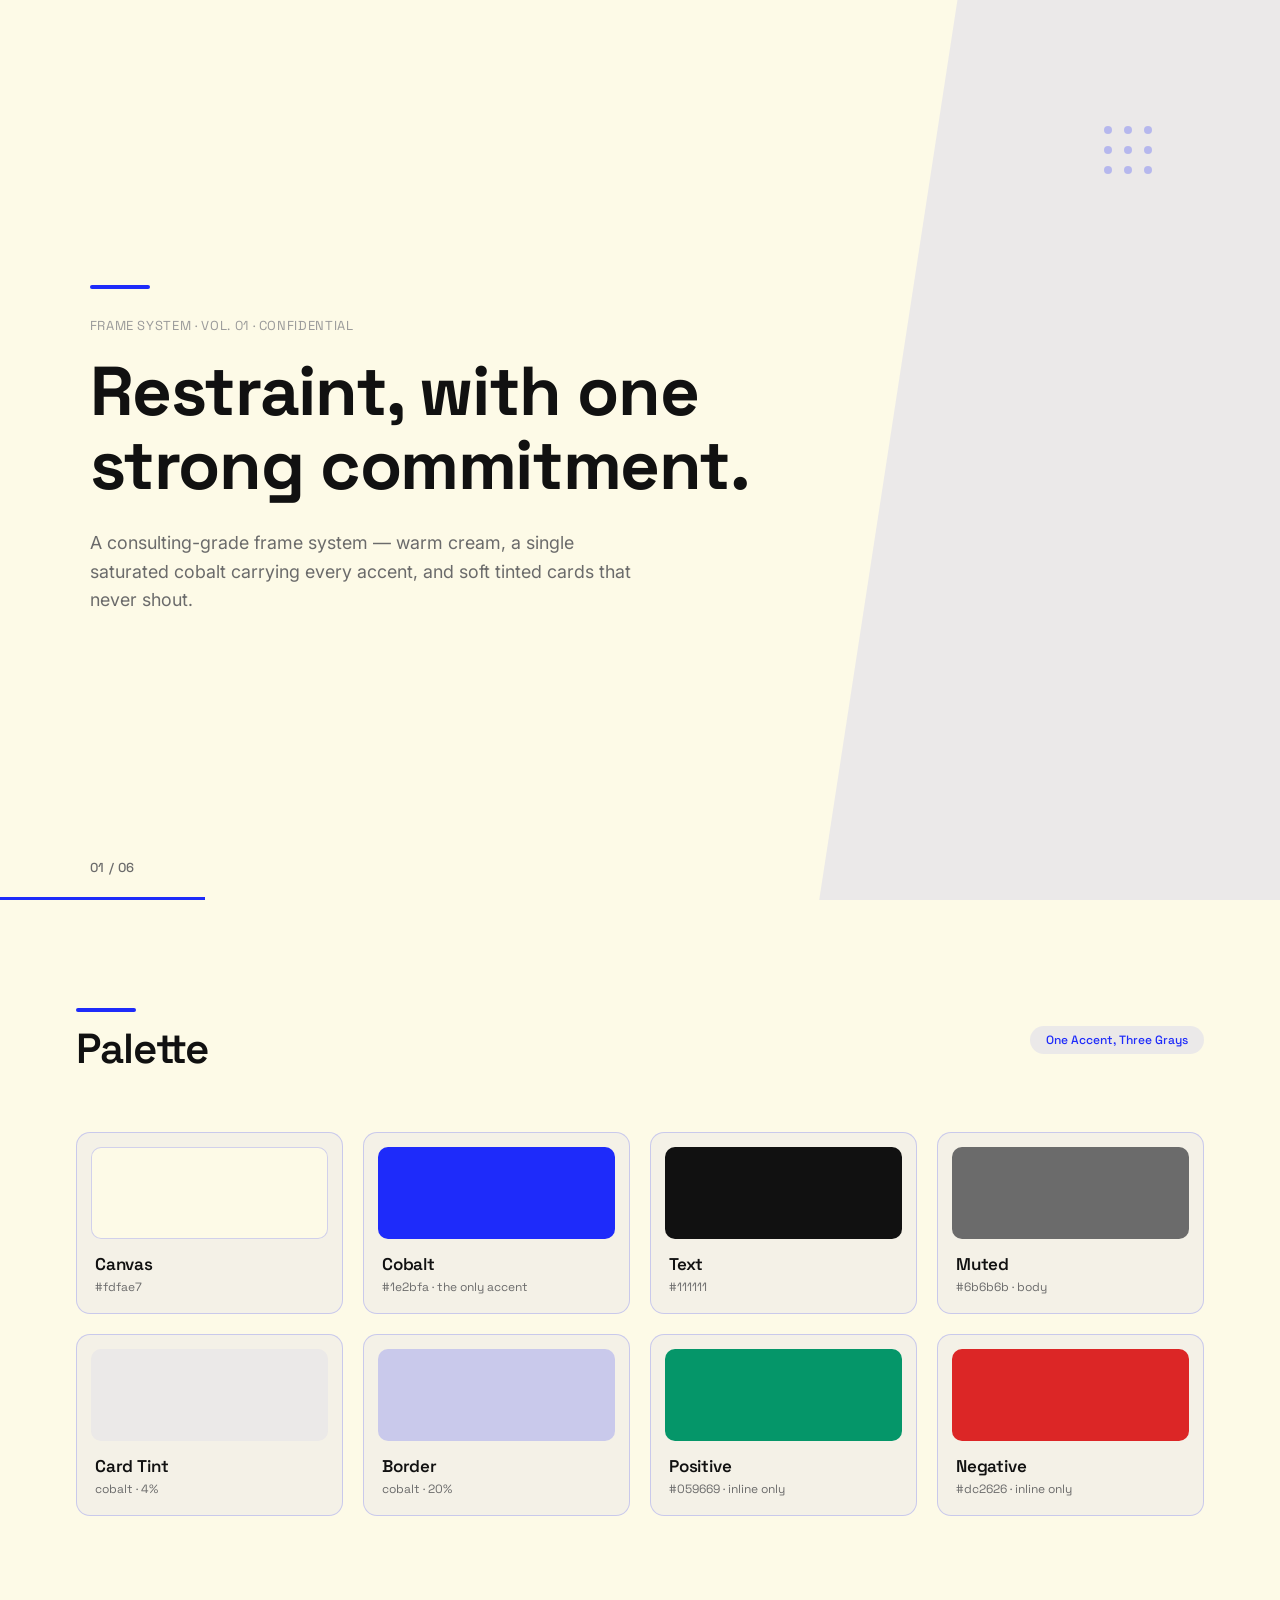
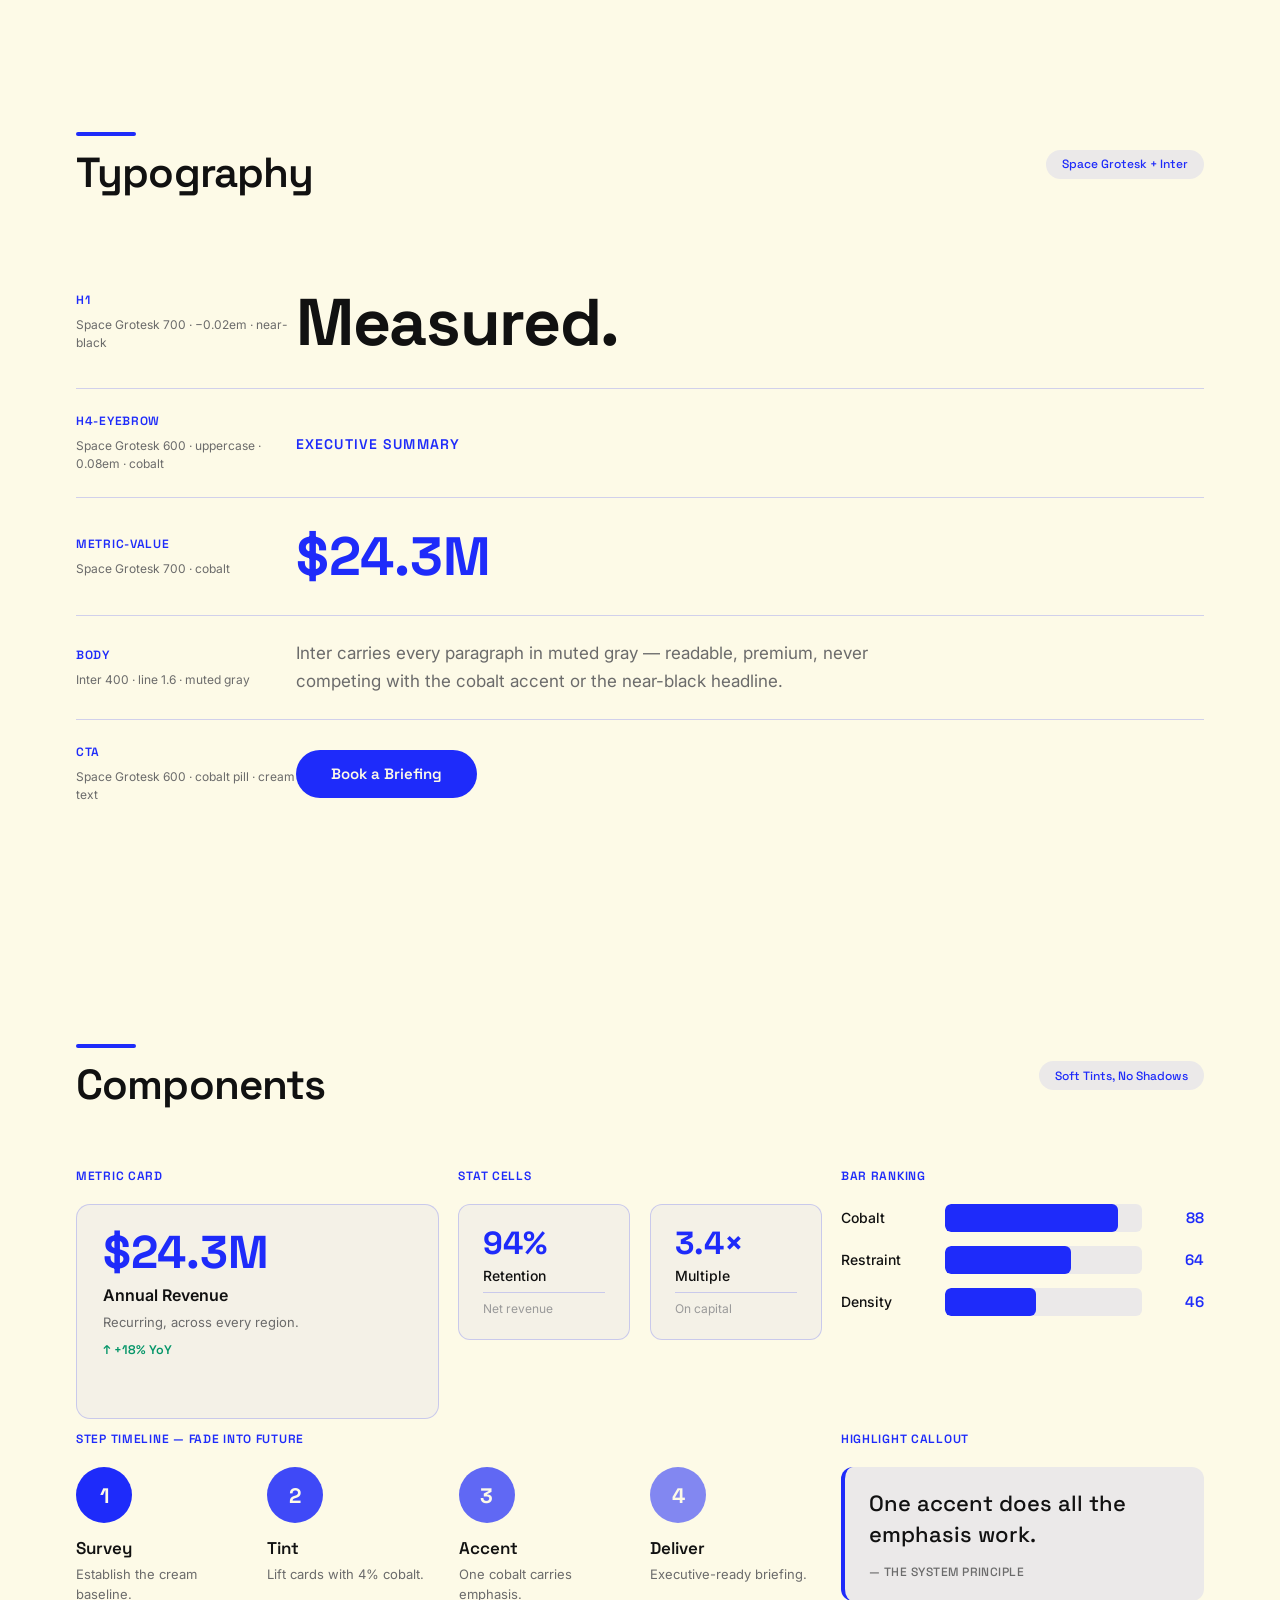
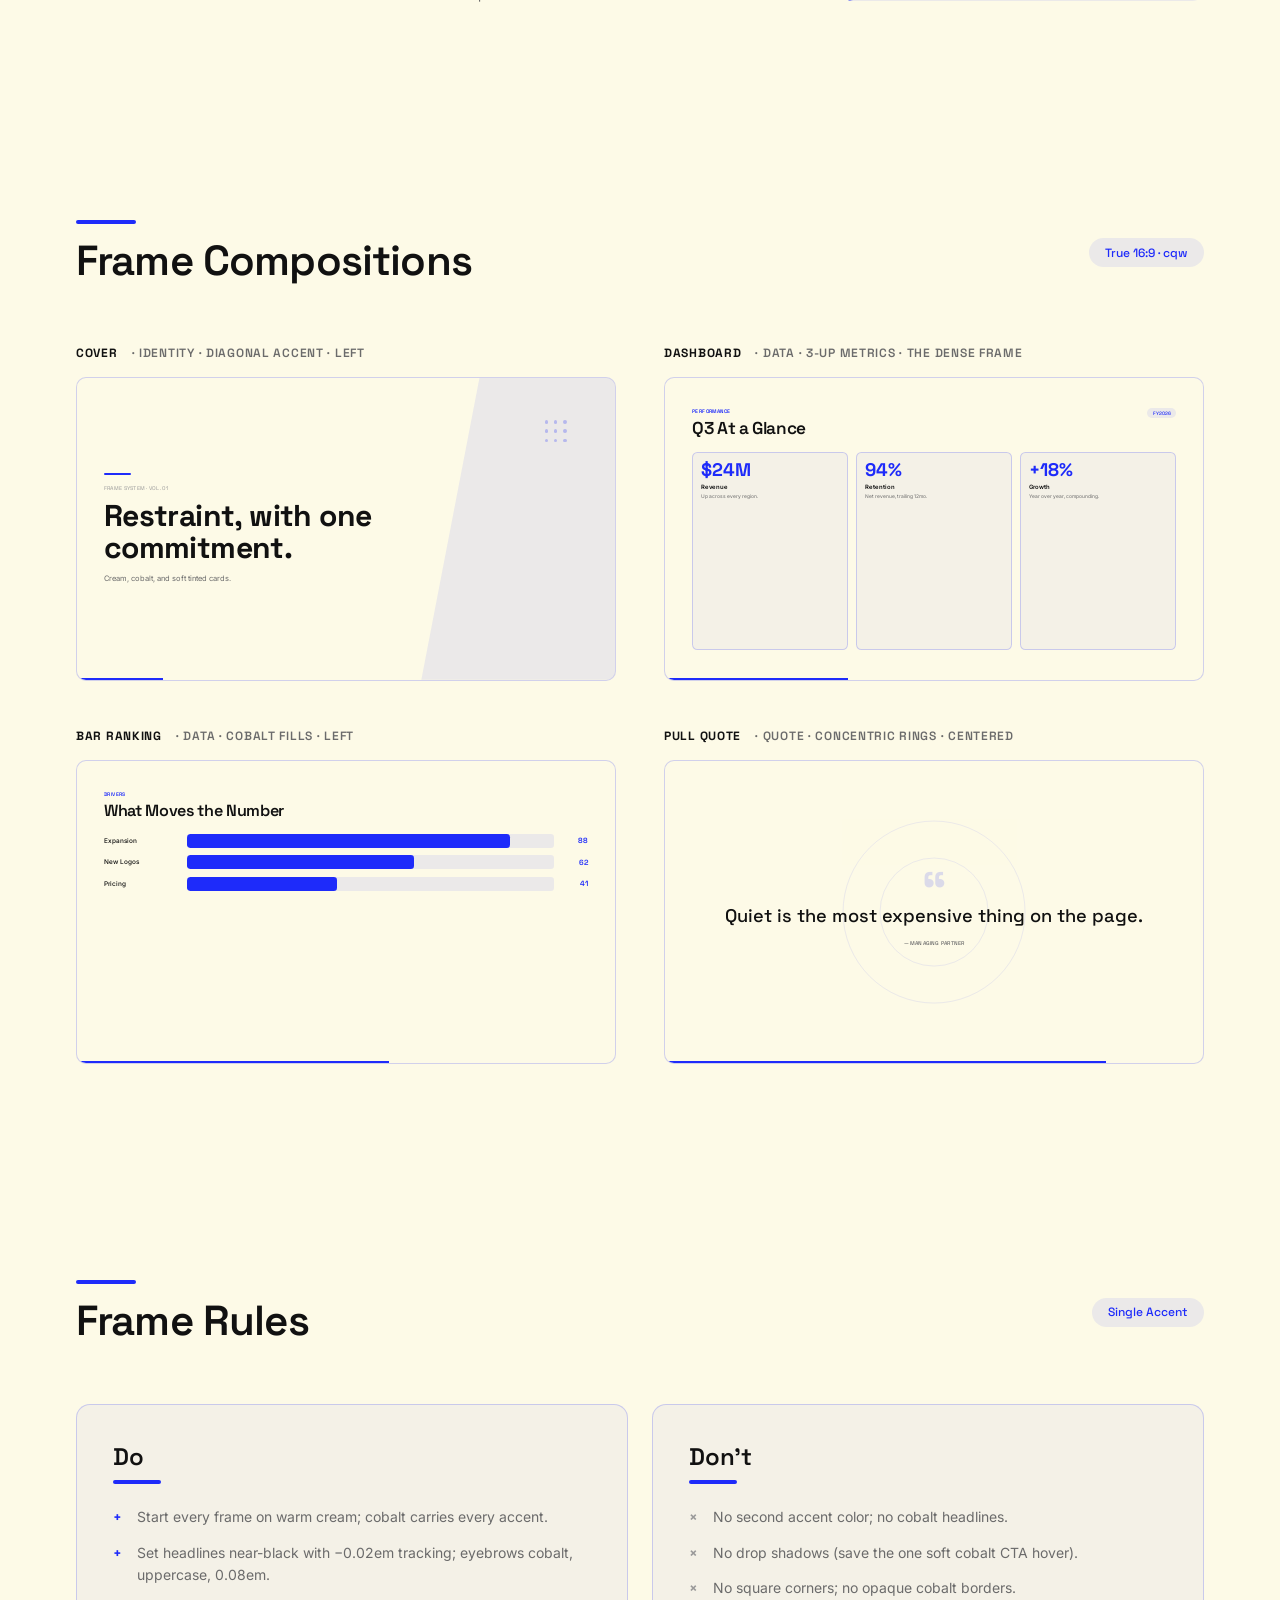
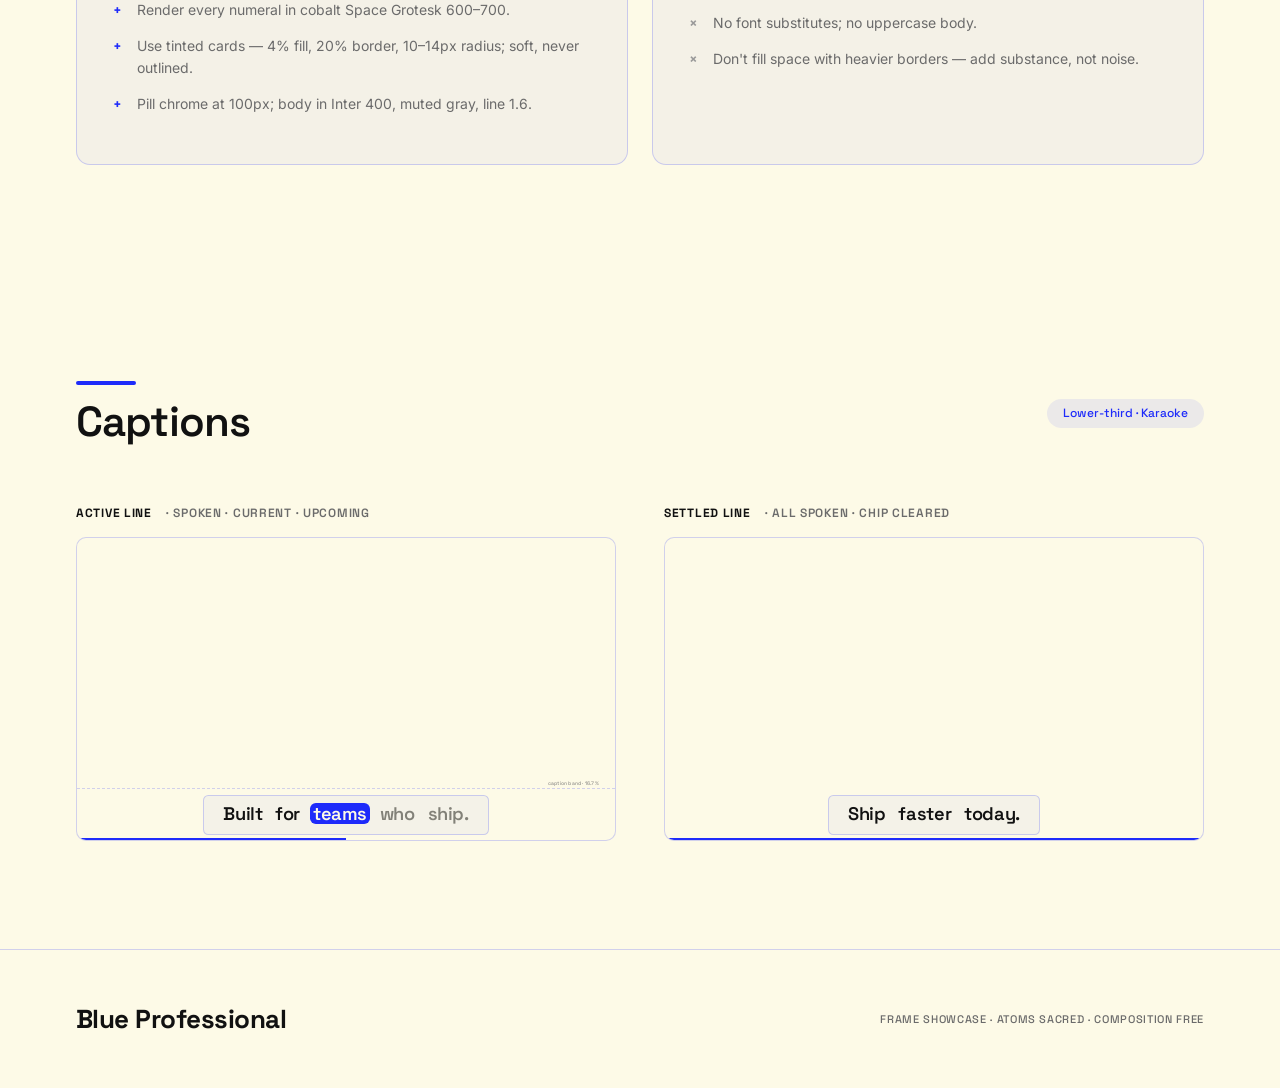
<file: .claude/skills/hyperframes/assets/frame-presets/blue-professional/frame-showcase.html>
<!doctype html>
<html lang="en">
  <head>
    <meta charset="utf-8" />
    <meta name="viewport" content="width=device-width,initial-scale=1" />
    <title>Blue Professional</title>
    <link rel="preconnect" href="https://fonts.googleapis.com" />
    <link rel="preconnect" href="https://fonts.gstatic.com" crossorigin />
    <link
      href="https://fonts.googleapis.com/css2?family=Space+Grotesk:wght@400;500;600;700&family=Inter:wght@400;500;600&display=swap"
      rel="stylesheet"
    />
    <style id="ds-tokens">
      :root {
        --bg: #fdfae7;
        --primary: #1e2bfa;
        --text: #111111;
        --muted: #6b6b6b;
        --light: #9a9a9a;
        --accent-light: rgba(30, 43, 250, 0.08);
        --accent-medium: rgba(30, 43, 250, 0.15);
        --border: rgba(30, 43, 250, 0.2);
        --card-bg: rgba(30, 43, 250, 0.04);
        --positive: #059669;
        --negative: #dc2626;
        --disp: "Space Grotesk", sans-serif;
        --body: "Inter", sans-serif;
      }
      * {
        margin: 0;
        padding: 0;
        box-sizing: border-box;
      }
      html {
        background: #0b0b16;
      }
      body {
        background: var(--bg);
        color: var(--muted);
        font-family: var(--body);
        -webkit-font-smoothing: antialiased;
      }
      .disp {
        font-family: var(--disp);
      }
      .eyebrow {
        font-family: var(--disp);
        font-weight: 600;
        text-transform: uppercase;
        letter-spacing: 0.08em;
        font-size: 14px;
        color: var(--primary);
      }

      section {
        padding: 108px 76px;
        position: relative;
      }
      .sec-head {
        display: flex;
        align-items: flex-start;
        gap: 20px;
        margin-bottom: 60px;
      }
      .sec-head .ey {
        display: flex;
        flex-direction: column;
        gap: 14px;
      }
      .sec-head .aline {
        width: 60px;
        height: 4px;
        background: var(--primary);
        border-radius: 2px;
      }
      .sec-head h2 {
        font-family: var(--disp);
        font-weight: 600;
        font-size: 42px;
        line-height: 1.1;
        letter-spacing: -0.02em;
        color: var(--text);
      }
      .sec-head .sp {
        flex: 1;
      }
      .sec-head .tagpill {
        background: var(--accent-light);
        color: var(--primary);
        padding: 0.4rem 1rem;
        border-radius: 100px;
        font-family: var(--disp);
        font-weight: 500;
        font-size: 12px;
        align-self: center;
      }

      /* COVER */
      .cover {
        min-height: 100vh;
        padding: 0 7vw;
        display: flex;
        flex-direction: column;
        justify-content: center;
        position: relative;
        overflow: hidden;
      }
      .cover .deco {
        position: absolute;
        top: 0;
        right: 0;
        bottom: 0;
        width: 36%;
        background: var(--accent-light);
        clip-path: polygon(30% 0, 100% 0, 100% 100%, 0% 100%);
      }
      .cover .dots {
        position: absolute;
        top: 14%;
        right: 10%;
        display: grid;
        grid-template-columns: repeat(3, 1fr);
        gap: 12px;
        opacity: 0.25;
        z-index: 2;
      }
      .cover .dots i {
        width: 8px;
        height: 8px;
        border-radius: 50%;
        background: var(--primary);
      }
      .cover .inner {
        position: relative;
        z-index: 3;
        max-width: 64%;
      }
      .cover .aline {
        width: 60px;
        height: 4px;
        background: var(--primary);
        border-radius: 2px;
        margin-bottom: 28px;
      }
      .cover .meta {
        font-family: var(--disp);
        font-weight: 400;
        font-size: 13px;
        letter-spacing: 0.05em;
        color: var(--light);
        margin-bottom: 20px;
      }
      .cover h1 {
        font-family: var(--disp);
        font-weight: 700;
        font-size: clamp(46px, 5.4vw, 76px);
        line-height: 1.08;
        letter-spacing: -0.02em;
        color: var(--text);
      }
      .cover .sub {
        font-family: var(--body);
        font-weight: 400;
        font-size: clamp(16px, 1.4vw, 20px);
        line-height: 1.6;
        color: var(--muted);
        margin-top: 26px;
        max-width: 560px;
      }
      .cover .pbar {
        position: absolute;
        bottom: 0;
        left: 0;
        height: 3px;
        width: 16%;
        background: var(--primary);
      }
      .cover .counter {
        position: absolute;
        bottom: 24px;
        left: 7vw;
        font-family: var(--disp);
        font-weight: 500;
        font-size: 13px;
        letter-spacing: 0.05em;
        color: var(--muted);
      }

      /* PALETTE */
      .swatches {
        display: grid;
        grid-template-columns: repeat(4, 1fr);
        gap: 20px;
      }
      .sw {
        background: var(--card-bg);
        border: 1.5px solid var(--border);
        border-radius: 14px;
        overflow: hidden;
      }
      .sw .chip {
        height: 92px;
        border-radius: 10px;
        margin: 14px 14px 0;
      }
      .sw .meta {
        padding: 14px 18px 18px;
      }
      .sw .name {
        font-family: var(--disp);
        font-weight: 600;
        font-size: 17px;
        color: var(--text);
        letter-spacing: -0.01em;
      }
      .sw .hex {
        font-family: var(--disp);
        font-size: 12px;
        color: var(--muted);
        margin-top: 4px;
      }

      /* TYPE */
      .type-row {
        display: grid;
        grid-template-columns: 220px 1fr;
        align-items: center;
        padding: 24px 0;
        border-bottom: 1px solid var(--border);
      }
      .type-row .tok {
        font-family: var(--disp);
        font-weight: 600;
        text-transform: uppercase;
        letter-spacing: 0.06em;
        font-size: 12px;
        color: var(--primary);
      }
      .type-row .m {
        font-size: 12px;
        color: var(--muted);
        margin-top: 8px;
        line-height: 1.5;
      }
      .type-row .spec {
        overflow: hidden;
      }

      /* COMPONENTS */
      .cnote {
        font-family: var(--disp);
        font-weight: 600;
        text-transform: uppercase;
        letter-spacing: 0.06em;
        font-size: 12px;
        color: var(--primary);
        margin-bottom: 20px;
      }
      .cgrid {
        display: grid;
        grid-template-columns: repeat(12, 1fr);
        gap: 1.2rem;
        margin-bottom: 48px;
      }
      .s3 {
        grid-column: span 3;
      }
      .s4 {
        grid-column: span 4;
      }
      .s6 {
        grid-column: span 6;
      }
      .s8 {
        grid-column: span 8;
      }
      .card {
        background: var(--card-bg);
        border: 1.5px solid var(--border);
        border-radius: 14px;
        padding: 1.5rem 1.6rem;
        height: 100%;
      }
      .card .mv {
        font-family: var(--disp);
        font-weight: 700;
        font-size: 46px;
        line-height: 1;
        color: var(--primary);
      }
      .card .ml {
        font-family: var(--body);
        font-weight: 600;
        font-size: 16px;
        color: var(--text);
        margin-top: 10px;
      }
      .card .md {
        font-size: 13px;
        line-height: 1.5;
        color: var(--muted);
        margin-top: 8px;
      }
      .card .chg {
        font-family: var(--disp);
        font-weight: 600;
        font-size: 12.5px;
        margin-top: 10px;
      }
      .card .chg.pos {
        color: var(--positive);
      }
      .card .chg.neg {
        color: var(--negative);
      }
      .statcell {
        background: var(--card-bg);
        border: 1px solid var(--border);
        border-radius: 12px;
        padding: 1.4rem 1.5rem;
      }
      .statcell .n {
        font-family: var(--disp);
        font-weight: 700;
        font-size: 32px;
        color: var(--primary);
        line-height: 1;
      }
      .statcell .nm {
        font-family: var(--body);
        font-weight: 500;
        font-size: 14px;
        color: var(--text);
        margin-top: 8px;
      }
      .statcell .ctx {
        font-size: 12px;
        color: var(--light);
        margin-top: 8px;
        padding-top: 8px;
        border-top: 1px solid var(--border);
      }
      .bars .row {
        display: flex;
        align-items: center;
        gap: 14px;
        margin-bottom: 14px;
      }
      .bars .bl {
        font-family: var(--body);
        font-weight: 500;
        font-size: 14px;
        color: var(--text);
        width: 90px;
      }
      .bars .track {
        flex: 1;
        height: 28px;
        background: var(--accent-light);
        border-radius: 6px;
        overflow: hidden;
      }
      .bars .fill {
        height: 100%;
        display: block;
        background: var(--primary);
        border-radius: 6px;
      }
      .bars .pct {
        font-family: var(--disp);
        font-weight: 600;
        font-size: 15px;
        color: var(--primary);
        width: 48px;
        text-align: right;
      }
      .steps {
        display: flex;
        gap: 20px;
      }
      .step {
        flex: 1;
      }
      .step .circ {
        width: 56px;
        height: 56px;
        border-radius: 50%;
        background: var(--primary);
        color: var(--bg);
        display: grid;
        place-items: center;
        font-family: var(--disp);
        font-weight: 700;
        font-size: 21px;
      }
      .step .t {
        font-family: var(--disp);
        font-weight: 600;
        font-size: 17px;
        color: var(--text);
        margin-top: 14px;
      }
      .step .d {
        font-size: 13px;
        line-height: 1.5;
        color: var(--muted);
        margin-top: 6px;
      }
      .hilite {
        background: var(--accent-light);
        border-left: 4px solid var(--primary);
        border-radius: 12px;
        padding: 1.3rem 1.5rem;
      }
      .hilite .q {
        font-family: var(--disp);
        font-weight: 500;
        font-size: 22px;
        line-height: 1.4;
        color: var(--text);
      }
      .hilite .c {
        font-family: var(--disp);
        font-weight: 500;
        text-transform: uppercase;
        letter-spacing: 0.04em;
        font-size: 12px;
        color: var(--muted);
        margin-top: 14px;
      }
      .cta {
        display: inline-block;
        background: var(--primary);
        color: var(--bg);
        padding: 0.9rem 2.2rem;
        border-radius: 100px;
        font-family: var(--disp);
        font-weight: 600;
        font-size: 15px;
      }

      /* COMPOSITIONS */
      .gallery {
        display: grid;
        grid-template-columns: 1fr 1fr;
        gap: 48px;
      }
      .fw .flabel {
        display: flex;
        gap: 14px;
        align-items: baseline;
        margin-bottom: 16px;
        font-family: var(--disp);
        font-weight: 600;
        text-transform: uppercase;
        letter-spacing: 0.06em;
        font-size: 12px;
        color: var(--muted);
      }
      .fw .flabel b {
        color: var(--text);
      }
      .frame {
        aspect-ratio: 16/9;
        container-type: size;
        position: relative;
        overflow: hidden;
        background: var(--bg);
        border: 1px solid var(--border);
        border-radius: 10px;
      }
      .frame > .body {
        position: absolute;
        inset: 0;
        z-index: 3;
      }
      .frame .pbar {
        position: absolute;
        bottom: 0;
        left: 0;
        height: 0.3cqw;
        background: var(--primary);
        z-index: 5;
      }

      /* f1 cover */
      .gf1 .deco {
        position: absolute;
        top: 0;
        right: 0;
        bottom: 0;
        width: 36%;
        background: var(--accent-light);
        clip-path: polygon(30% 0, 100% 0, 100% 100%, 0% 100%);
        z-index: 1;
      }
      .gf1 .dots {
        position: absolute;
        top: 14%;
        right: 9%;
        display: grid;
        grid-template-columns: repeat(3, 1fr);
        gap: 1cqw;
        opacity: 0.25;
        z-index: 2;
      }
      .gf1 .dots i {
        width: 0.7cqw;
        height: 0.7cqw;
        border-radius: 50%;
        background: var(--primary);
      }
      .gf1 .body {
        display: flex;
        flex-direction: column;
        justify-content: center;
        padding: 0 5cqw;
      }
      .gf1 .aline {
        width: 5cqw;
        height: 0.3cqw;
        background: var(--primary);
        border-radius: 0.2cqw;
        margin-bottom: 2cqw;
      }
      .gf1 .ey {
        font-family: var(--disp);
        font-weight: 400;
        font-size: 1cqw;
        letter-spacing: 0.05em;
        color: var(--light);
        margin-bottom: 1.4cqw;
      }
      .gf1 h3 {
        font-family: var(--disp);
        font-weight: 700;
        font-size: 5.6cqw;
        line-height: 1.06;
        letter-spacing: -0.02em;
        color: var(--text);
        max-width: 58cqw;
      }
      .gf1 .sub {
        font-size: 1.4cqw;
        line-height: 1.5;
        color: var(--muted);
        margin-top: 1.8cqw;
        max-width: 48cqw;
      }

      /* f2 dashboard */
      .gf2 .body {
        padding: 5.5cqw 5cqw;
        display: flex;
        flex-direction: column;
      }
      .gf2 .hdr {
        display: flex;
        justify-content: space-between;
        align-items: flex-start;
        margin-bottom: 2.4cqw;
      }
      .gf2 .ey {
        font-family: var(--disp);
        font-weight: 600;
        text-transform: uppercase;
        letter-spacing: 0.08em;
        font-size: 0.95cqw;
        color: var(--primary);
      }
      .gf2 h3 {
        font-family: var(--disp);
        font-weight: 600;
        font-size: 3.2cqw;
        letter-spacing: -0.02em;
        color: var(--text);
        margin-top: 0.6cqw;
      }
      .gf2 .tp {
        background: var(--accent-light);
        color: var(--primary);
        padding: 0.4cqw 1cqw;
        border-radius: 100px;
        font-family: var(--disp);
        font-weight: 500;
        font-size: 0.9cqw;
      }
      .gf2 .grid {
        display: grid;
        grid-template-columns: repeat(3, 1fr);
        gap: 1.4cqw;
        flex: 1;
      }
      .gf2 .c {
        background: var(--card-bg);
        border: 0.1cqw solid var(--border);
        border-radius: 1cqw;
        padding: 1.6cqw;
      }
      .gf2 .c .n {
        font-family: var(--disp);
        font-weight: 700;
        font-size: 3.4cqw;
        color: var(--primary);
        line-height: 1;
      }
      .gf2 .c .nm {
        font-family: var(--body);
        font-weight: 600;
        font-size: 1.1cqw;
        color: var(--text);
        margin-top: 0.6cqw;
      }
      .gf2 .c .d {
        font-size: 0.92cqw;
        line-height: 1.45;
        color: var(--muted);
        margin-top: 0.5cqw;
      }

      /* f3 bars */
      .gf3 .body {
        padding: 5.5cqw 5cqw;
        display: flex;
        flex-direction: column;
      }
      .gf3 .ey {
        font-family: var(--disp);
        font-weight: 600;
        text-transform: uppercase;
        letter-spacing: 0.08em;
        font-size: 0.95cqw;
        color: var(--primary);
        margin-bottom: 0.6cqw;
      }
      .gf3 h3 {
        font-family: var(--disp);
        font-weight: 600;
        font-size: 3cqw;
        letter-spacing: -0.02em;
        color: var(--text);
        margin-bottom: 2.4cqw;
      }
      .gf3 .row {
        display: flex;
        align-items: center;
        gap: 1.4cqw;
        margin-bottom: 1.4cqw;
      }
      .gf3 .bl {
        font-family: var(--body);
        font-weight: 500;
        font-size: 1.2cqw;
        color: var(--text);
        width: 14cqw;
      }
      .gf3 .track {
        flex: 1;
        height: 2.6cqw;
        background: var(--accent-light);
        border-radius: 0.6cqw;
        overflow: hidden;
      }
      .gf3 .fill {
        height: 100%;
        display: block;
        background: var(--primary);
        border-radius: 0.6cqw;
      }
      .gf3 .pct {
        font-family: var(--disp);
        font-weight: 600;
        font-size: 1.4cqw;
        color: var(--primary);
        width: 5cqw;
        text-align: right;
      }

      /* f4 quote/closing */
      .gf4 {
        position: relative;
      }
      .gf4 .rings {
        position: absolute;
        left: 50%;
        top: 50%;
        transform: translate(-50%, -50%);
        width: 34cqw;
        height: 34cqw;
        border: 0.1cqw solid var(--border);
        border-radius: 50%;
        opacity: 0.4;
        z-index: 1;
      }
      .gf4 .rings::before {
        content: "";
        position: absolute;
        inset: 20%;
        border: 0.1cqw solid var(--border);
        border-radius: 50%;
      }
      .gf4 .body {
        display: flex;
        flex-direction: column;
        justify-content: center;
        align-items: center;
        text-align: center;
        padding: 0 9cqw;
      }
      .gf4 .qm {
        font-family: var(--disp);
        font-weight: 700;
        font-size: 9cqw;
        line-height: 0.5;
        color: var(--primary);
        opacity: 0.15;
        height: 4cqw;
      }
      .gf4 .q {
        font-family: var(--disp);
        font-weight: 500;
        font-size: 3.4cqw;
        line-height: 1.35;
        color: var(--text);
        margin-top: 1cqw;
      }
      .gf4 .c {
        font-family: var(--disp);
        font-weight: 500;
        text-transform: uppercase;
        letter-spacing: 0.04em;
        font-size: 1cqw;
        color: var(--muted);
        margin-top: 2cqw;
      }

      /* PRINCIPLES */
      .dos {
        display: grid;
        grid-template-columns: 1fr 1fr;
        gap: 24px;
      }
      .do-card {
        background: var(--card-bg);
        border: 1.5px solid var(--border);
        border-radius: 14px;
        padding: 36px;
      }
      .do-card h4 {
        font-family: var(--disp);
        font-weight: 600;
        font-size: 24px;
        color: var(--text);
        margin-bottom: 8px;
        letter-spacing: -0.01em;
      }
      .do-card .aline {
        width: 48px;
        height: 4px;
        background: var(--primary);
        border-radius: 2px;
        margin-bottom: 22px;
      }
      .do-card ul {
        list-style: none;
      }
      .do-card li {
        font-size: 14px;
        line-height: 1.6;
        padding-left: 24px;
        position: relative;
        margin-bottom: 13px;
        color: var(--muted);
      }
      .do-card li::before {
        position: absolute;
        left: 0;
        font-family: var(--disp);
        font-weight: 700;
        color: var(--primary);
      }
      .do-card.do li::before {
        content: "+";
      }
      .do-card.dont li::before {
        content: "\00d7";
        color: var(--light);
      }

      .foot {
        padding: 52px 76px;
        border-top: 1px solid var(--border);
        display: flex;
        justify-content: space-between;
        align-items: center;
      }
      .foot .l {
        font-family: var(--disp);
        font-weight: 700;
        font-size: 26px;
        color: var(--text);
        letter-spacing: -0.02em;
      }
      .foot .r {
        font-family: var(--disp);
        font-weight: 500;
        text-transform: uppercase;
        letter-spacing: 0.06em;
        font-size: 11px;
        color: var(--muted);
      }
      @media (max-width: 1100px) {
        .gallery {
          grid-template-columns: 1fr;
        }
        .swatches {
          grid-template-columns: 1fr 1fr;
        }
      }
    </style>
    <link
      rel="stylesheet"
      href="https://fonts.googleapis.com/css2?family=Space+Grotesk:wght@400;500;600;700&display=swap"
    />
    <link
      rel="stylesheet"
      href="https://fonts.googleapis.com/css2?family=Inter:wght@400;500;600;700&display=swap"
    />
    <style id="ft-override">
      :root {
        --primary: #fdfae7 !important;
        --secondary: #111111 !important;
        --tertiary: #6b6b6b !important;
        --accent: #1e2bfa !important;
        --f-disp: "Space Grotesk", sans-serif !important;
        --f-body: "Inter", sans-serif !important;
        --bg: #fdfae7 !important;
        --primary: #1e2bfa !important;
        --text: #111111 !important;
        --muted: #6b6b6b !important;
        --disp: "Space Grotesk", sans-serif !important;
        --body: "Inter", sans-serif !important;
        --light: #9a9a9a !important;
        --positive: #059669 !important;
        --negative: #dc2626 !important;
        --accent-light: rgba(30, 43, 250, 0.08) !important;
        --accent-medium: rgba(30, 43, 250, 0.15) !important;
        --border: rgba(30, 43, 250, 0.2) !important;
        --card-bg: rgba(30, 43, 250, 0.04) !important;
      }
    </style>
  </head>
  <body>
    <!-- COVER -->
    <section class="cover">
      <div class="deco"></div>
      <div class="dots"><i></i><i></i><i></i><i></i><i></i><i></i><i></i><i></i><i></i></div>
      <div class="inner">
        <div class="aline"></div>
        <div class="meta">FRAME SYSTEM · VOL. 01 · CONFIDENTIAL</div>
        <h1>Restraint, with one strong commitment.</h1>
        <div class="sub">
          A consulting-grade frame system — warm cream, a single saturated cobalt carrying every
          accent, and soft tinted cards that never shout.
        </div>
      </div>
      <div class="counter">01 / 06</div>
      <div class="pbar"></div>
    </section>

    <!-- PALETTE -->
    <section>
      <div class="sec-head">
        <div class="ey">
          <div class="aline"></div>
          <h2>Palette</h2>
        </div>
        <span class="sp"></span><span class="tagpill">One Accent, Three Grays</span>
      </div>
      <div class="swatches">
        <div class="sw">
          <div
            class="chip"
            style="background: var(--bg); box-shadow: inset 0 0 0 1px var(--border)"
          ></div>
          <div class="meta">
            <div class="name">Canvas</div>
            <div class="hex">#fdfae7</div>
          </div>
        </div>
        <div class="sw">
          <div class="chip" style="background: var(--primary)"></div>
          <div class="meta">
            <div class="name">Cobalt</div>
            <div class="hex">#1e2bfa · the only accent</div>
          </div>
        </div>
        <div class="sw">
          <div class="chip" style="background: var(--text)"></div>
          <div class="meta">
            <div class="name">Text</div>
            <div class="hex">#111111</div>
          </div>
        </div>
        <div class="sw">
          <div class="chip" style="background: var(--muted)"></div>
          <div class="meta">
            <div class="name">Muted</div>
            <div class="hex">#6b6b6b · body</div>
          </div>
        </div>
        <div class="sw">
          <div class="chip" style="background: var(--card-bg)"></div>
          <div class="meta">
            <div class="name">Card Tint</div>
            <div class="hex">cobalt · 4%</div>
          </div>
        </div>
        <div class="sw">
          <div class="chip" style="background: var(--border)"></div>
          <div class="meta">
            <div class="name">Border</div>
            <div class="hex">cobalt · 20%</div>
          </div>
        </div>
        <div class="sw">
          <div class="chip" style="background: var(--positive)"></div>
          <div class="meta">
            <div class="name">Positive</div>
            <div class="hex">#059669 · inline only</div>
          </div>
        </div>
        <div class="sw">
          <div class="chip" style="background: var(--negative)"></div>
          <div class="meta">
            <div class="name">Negative</div>
            <div class="hex">#dc2626 · inline only</div>
          </div>
        </div>
      </div>
    </section>

    <!-- TYPOGRAPHY -->
    <section>
      <div class="sec-head">
        <div class="ey">
          <div class="aline"></div>
          <h2>Typography</h2>
        </div>
        <span class="sp"></span><span class="tagpill">Space Grotesk + Inter</span>
      </div>
      <div class="type-row">
        <div>
          <div class="tok">h1</div>
          <div class="m">Space Grotesk 700 · −0.02em · near-black</div>
        </div>
        <div class="spec">
          <span
            class="disp"
            style="font-weight: 700; font-size: 66px; letter-spacing: -0.02em; color: var(--text)"
            >Measured.</span
          >
        </div>
      </div>
      <div class="type-row">
        <div>
          <div class="tok">h4-eyebrow</div>
          <div class="m">Space Grotesk 600 · uppercase · 0.08em · cobalt</div>
        </div>
        <div class="spec"><span class="eyebrow">Executive Summary</span></div>
      </div>
      <div class="type-row">
        <div>
          <div class="tok">metric-value</div>
          <div class="m">Space Grotesk 700 · cobalt</div>
        </div>
        <div class="spec">
          <span class="disp" style="font-weight: 700; font-size: 54px; color: var(--primary)"
            >$24.3M</span
          >
        </div>
      </div>
      <div class="type-row">
        <div>
          <div class="tok">body</div>
          <div class="m">Inter 400 · line 1.6 · muted gray</div>
        </div>
        <div class="spec">
          <p style="font-size: 17px; line-height: 1.6; max-width: 660px">
            Inter carries every paragraph in muted gray — readable, premium, never competing with
            the cobalt accent or the near-black headline.
          </p>
        </div>
      </div>
      <div class="type-row" style="border-bottom: 0">
        <div>
          <div class="tok">cta</div>
          <div class="m">Space Grotesk 600 · cobalt pill · cream text</div>
        </div>
        <div class="spec"><span class="cta">Book a Briefing</span></div>
      </div>
    </section>

    <!-- COMPONENTS -->
    <section>
      <div class="sec-head">
        <div class="ey">
          <div class="aline"></div>
          <h2>Components</h2>
        </div>
        <span class="sp"></span><span class="tagpill">Soft Tints, No Shadows</span>
      </div>

      <div class="cgrid">
        <div class="s4">
          <div class="cnote">Metric card</div>
          <div class="card">
            <div class="mv">$24.3M</div>
            <div class="ml">Annual Revenue</div>
            <div class="md">Recurring, across every region.</div>
            <div class="chg pos">↑ +18% YoY</div>
          </div>
        </div>
        <div class="s4">
          <div class="cnote">Stat cells</div>
          <div style="display: grid; grid-template-columns: 1fr 1fr; gap: 1.2rem">
            <div class="statcell">
              <div class="n">94%</div>
              <div class="nm">Retention</div>
              <div class="ctx">Net revenue</div>
            </div>
            <div class="statcell">
              <div class="n">3.4×</div>
              <div class="nm">Multiple</div>
              <div class="ctx">On capital</div>
            </div>
          </div>
        </div>
        <div class="s4">
          <div class="cnote">Bar ranking</div>
          <div class="bars">
            <div class="row">
              <span class="bl">Cobalt</span
              ><span class="track"><span class="fill" style="width: 88%"></span></span
              ><span class="pct">88</span>
            </div>
            <div class="row">
              <span class="bl">Restraint</span
              ><span class="track"><span class="fill" style="width: 64%"></span></span
              ><span class="pct">64</span>
            </div>
            <div class="row">
              <span class="bl">Density</span
              ><span class="track"><span class="fill" style="width: 46%"></span></span
              ><span class="pct">46</span>
            </div>
          </div>
        </div>
      </div>

      <div class="cgrid" style="margin-bottom: 0">
        <div class="s8">
          <div class="cnote">Step timeline — fade into future</div>
          <div class="steps">
            <div class="step">
              <div class="circ" style="opacity: 1">1</div>
              <div class="t">Survey</div>
              <div class="d">Establish the cream baseline.</div>
            </div>
            <div class="step">
              <div class="circ" style="opacity: 0.85">2</div>
              <div class="t">Tint</div>
              <div class="d">Lift cards with 4% cobalt.</div>
            </div>
            <div class="step">
              <div class="circ" style="opacity: 0.7">3</div>
              <div class="t">Accent</div>
              <div class="d">One cobalt carries emphasis.</div>
            </div>
            <div class="step">
              <div class="circ" style="opacity: 0.55">4</div>
              <div class="t">Deliver</div>
              <div class="d">Executive-ready briefing.</div>
            </div>
          </div>
        </div>
        <div class="s4">
          <div class="cnote">Highlight callout</div>
          <div class="hilite">
            <div class="q">One accent does all the emphasis work.</div>
            <div class="c">— The System Principle</div>
          </div>
        </div>
      </div>
    </section>

    <!-- COMPOSITIONS -->
    <section>
      <div class="sec-head">
        <div class="ey">
          <div class="aline"></div>
          <h2>Frame Compositions</h2>
        </div>
        <span class="sp"></span><span class="tagpill">True 16:9 · cqw</span>
      </div>
      <div class="gallery">
        <div class="fw">
          <div class="flabel"><b>Cover</b><span>· identity · diagonal accent · left</span></div>
          <div class="frame gf1">
            <div class="deco"></div>
            <div class="dots"><i></i><i></i><i></i><i></i><i></i><i></i><i></i><i></i><i></i></div>
            <div class="body">
              <div class="aline"></div>
              <div class="ey">FRAME SYSTEM · VOL. 01</div>
              <h3>Restraint, with one commitment.</h3>
              <div class="sub">Cream, cobalt, and soft tinted cards.</div>
            </div>
            <div class="pbar" style="width: 16%"></div>
          </div>
        </div>

        <div class="fw">
          <div class="flabel">
            <b>Dashboard</b><span>· data · 3-up metrics · the dense frame</span>
          </div>
          <div class="frame gf2">
            <div class="body">
              <div class="hdr">
                <div>
                  <div class="ey">Performance</div>
                  <h3>Q3 At a Glance</h3>
                </div>
                <span class="tp">FY2026</span>
              </div>
              <div class="grid">
                <div class="c">
                  <div class="n">$24M</div>
                  <div class="nm">Revenue</div>
                  <div class="d">Up across every region.</div>
                </div>
                <div class="c">
                  <div class="n">94%</div>
                  <div class="nm">Retention</div>
                  <div class="d">Net revenue, trailing 12mo.</div>
                </div>
                <div class="c">
                  <div class="n">+18%</div>
                  <div class="nm">Growth</div>
                  <div class="d">Year over year, compounding.</div>
                </div>
              </div>
            </div>
            <div class="pbar" style="width: 34%"></div>
          </div>
        </div>

        <div class="fw">
          <div class="flabel"><b>Bar Ranking</b><span>· data · cobalt fills · left</span></div>
          <div class="frame gf3">
            <div class="body">
              <div class="ey">Drivers</div>
              <h3>What Moves the Number</h3>
              <div class="row">
                <span class="bl">Expansion</span
                ><span class="track"><span class="fill" style="width: 88%"></span></span
                ><span class="pct">88</span>
              </div>
              <div class="row">
                <span class="bl">New Logos</span
                ><span class="track"><span class="fill" style="width: 62%"></span></span
                ><span class="pct">62</span>
              </div>
              <div class="row">
                <span class="bl">Pricing</span
                ><span class="track"><span class="fill" style="width: 41%"></span></span
                ><span class="pct">41</span>
              </div>
            </div>
            <div class="pbar" style="width: 58%"></div>
          </div>
        </div>

        <div class="fw">
          <div class="flabel">
            <b>Pull Quote</b><span>· quote · concentric rings · centered</span>
          </div>
          <div class="frame gf4">
            <div class="rings"></div>
            <div class="body">
              <div class="qm">&ldquo;</div>
              <div class="q">Quiet is the most expensive thing on the page.</div>
              <div class="c">— Managing Partner</div>
            </div>
            <div class="pbar" style="width: 82%"></div>
          </div>
        </div>
      </div>
    </section>

    <!-- PRINCIPLES -->
    <section>
      <div class="sec-head">
        <div class="ey">
          <div class="aline"></div>
          <h2>Frame Rules</h2>
        </div>
        <span class="sp"></span><span class="tagpill">Single Accent</span>
      </div>
      <div class="dos">
        <div class="do-card do">
          <h4>Do</h4>
          <div class="aline"></div>
          <ul>
            <li>Start every frame on warm cream; cobalt carries every accent.</li>
            <li>
              Set headlines near-black with −0.02em tracking; eyebrows cobalt, uppercase, 0.08em.
            </li>
            <li>Render every numeral in cobalt Space Grotesk 600–700.</li>
            <li>Use tinted cards — 4% fill, 20% border, 10–14px radius; soft, never outlined.</li>
            <li>Pill chrome at 100px; body in Inter 400, muted gray, line 1.6.</li>
          </ul>
        </div>
        <div class="do-card dont">
          <h4>Don't</h4>
          <div class="aline"></div>
          <ul>
            <li>No second accent color; no cobalt headlines.</li>
            <li>No drop shadows (save the one soft cobalt CTA hover).</li>
            <li>No square corners; no opaque cobalt borders.</li>
            <li>No font substitutes; no uppercase body.</li>
            <li>Don't fill space with heavier borders — add substance, not noise.</li>
          </ul>
        </div>
      </div>
    </section>

    <!-- CAPTIONS — preview of caption-skin.html (the preset's lower-third karaoke look) -->
    <style>
      /* mirrors caption-skin.html; the skin's --cap-* vocab mapped to this preset's tokens */
      .capdemo {
        --cap-ink: var(--text);
        --cap-canvas: var(--bg);
        --cap-accent: var(--primary);
        --cap-accent-2: var(--negative);
      }
      .capdemo .stage {
        position: absolute;
        left: 0;
        right: 0;
        bottom: 0;
        height: 16.67cqh;
        display: flex;
        align-items: center;
        justify-content: center;
        z-index: 4;
      }
      .capdemo .pill {
        max-width: 80cqw;
        padding: 1.4cqw 3cqw 1.7cqw;
        background: color-mix(in srgb, var(--cap-accent) 4%, var(--cap-canvas));
        border: 0.16cqw solid color-mix(in srgb, var(--cap-accent) 20%, transparent);
        border-radius: 1cqw;
      }
      .capdemo .line {
        display: flex;
        flex-wrap: wrap;
        justify-content: center;
        gap: 0.1em 0.34em;
        font-family: var(--disp);
        font-weight: 600;
        font-size: 3.4cqw;
        line-height: 1.16;
        letter-spacing: -0.02em;
      }
      .capdemo .w {
        display: inline-block;
        padding: 0 0.18em;
        border-radius: 0.32em;
        color: color-mix(in srgb, var(--cap-ink) 52%, var(--cap-canvas));
      }
      .capdemo .w.spoken {
        color: var(--cap-ink);
      }
      .capdemo .w.active {
        color: var(--cap-canvas);
        background: var(--cap-accent);
      }
      .capdemo .bandline {
        position: absolute;
        left: 0;
        right: 0;
        bottom: 16.67cqh;
        border-top: 1px dashed var(--border);
        z-index: 3;
      }
      .capdemo .bandtag {
        position: absolute;
        right: 3cqw;
        bottom: calc(16.67cqh + 0.7cqw);
        font-family: var(--disp);
        font-weight: 500;
        font-size: 0.95cqw;
        letter-spacing: 0.04em;
        color: var(--muted);
        opacity: 0.7;
        z-index: 4;
      }
    </style>
    <section>
      <div class="sec-head">
        <div class="ey">
          <div class="aline"></div>
          <h2>Captions</h2>
        </div>
        <span class="sp"></span><span class="tagpill">Lower-third · Karaoke</span>
      </div>
      <div class="gallery">
        <div class="fw">
          <div class="flabel"><b>Active line</b><span>· spoken · current · upcoming</span></div>
          <div class="frame capdemo">
            <div class="deco"></div>
            <div class="bandline"></div>
            <div class="bandtag">caption band · 16.7%</div>
            <div class="stage">
              <div class="pill">
                <div class="line">
                  <span class="w spoken">Built</span>
                  <span class="w spoken">for</span>
                  <span class="w active">teams</span>
                  <span class="w">who</span>
                  <span class="w">ship.</span>
                </div>
              </div>
            </div>
            <div class="pbar" style="width: 50%"></div>
          </div>
        </div>

        <div class="fw">
          <div class="flabel"><b>Settled line</b><span>· all spoken · chip cleared</span></div>
          <div class="frame capdemo">
            <div class="stage">
              <div class="pill">
                <div class="line">
                  <span class="w spoken">Ship</span>
                  <span class="w spoken">faster</span>
                  <span class="w spoken">today.</span>
                </div>
              </div>
            </div>
            <div class="pbar" style="width: 100%"></div>
          </div>
        </div>
      </div>
    </section>

    <div class="foot">
      <span class="l">Blue Professional</span>
      <span class="r">Frame Showcase · Atoms Sacred · Composition Free</span>
    </div>

    <template id="__bundler_thumbnail">
      <svg viewBox="0 0 100 100" xmlns="http://www.w3.org/2000/svg">
        <rect width="100" height="100" fill="#fdfae7" />
        <rect x="58" y="0" width="42" height="100" fill="#1e2bfa" opacity="0.08" />
        <rect x="14" y="40" width="6" height="20" fill="#1e2bfa" />
        <rect x="26" y="44" width="44" height="6" rx="3" fill="#111111" />
        <rect x="26" y="56" width="30" height="4" rx="2" fill="#1e2bfa" />
      </svg>
    </template>
  </body>
</html>
</file>
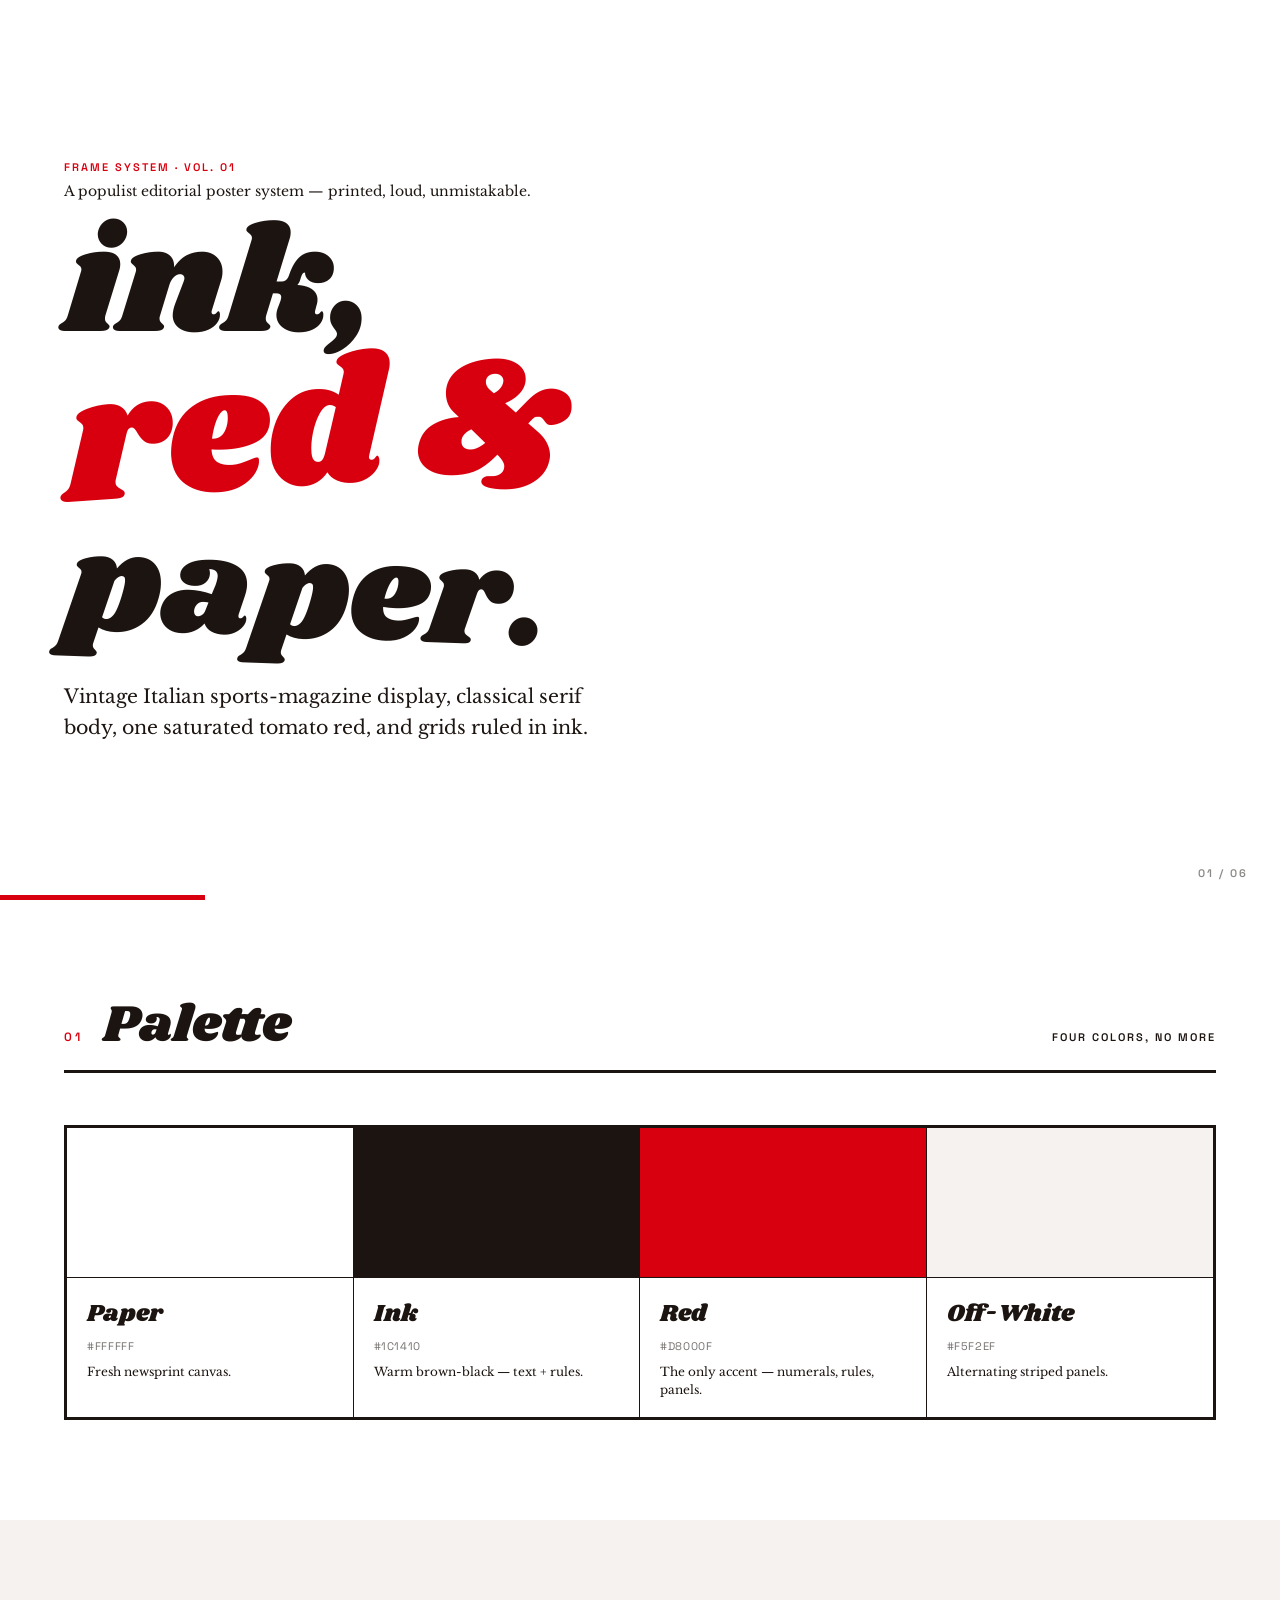
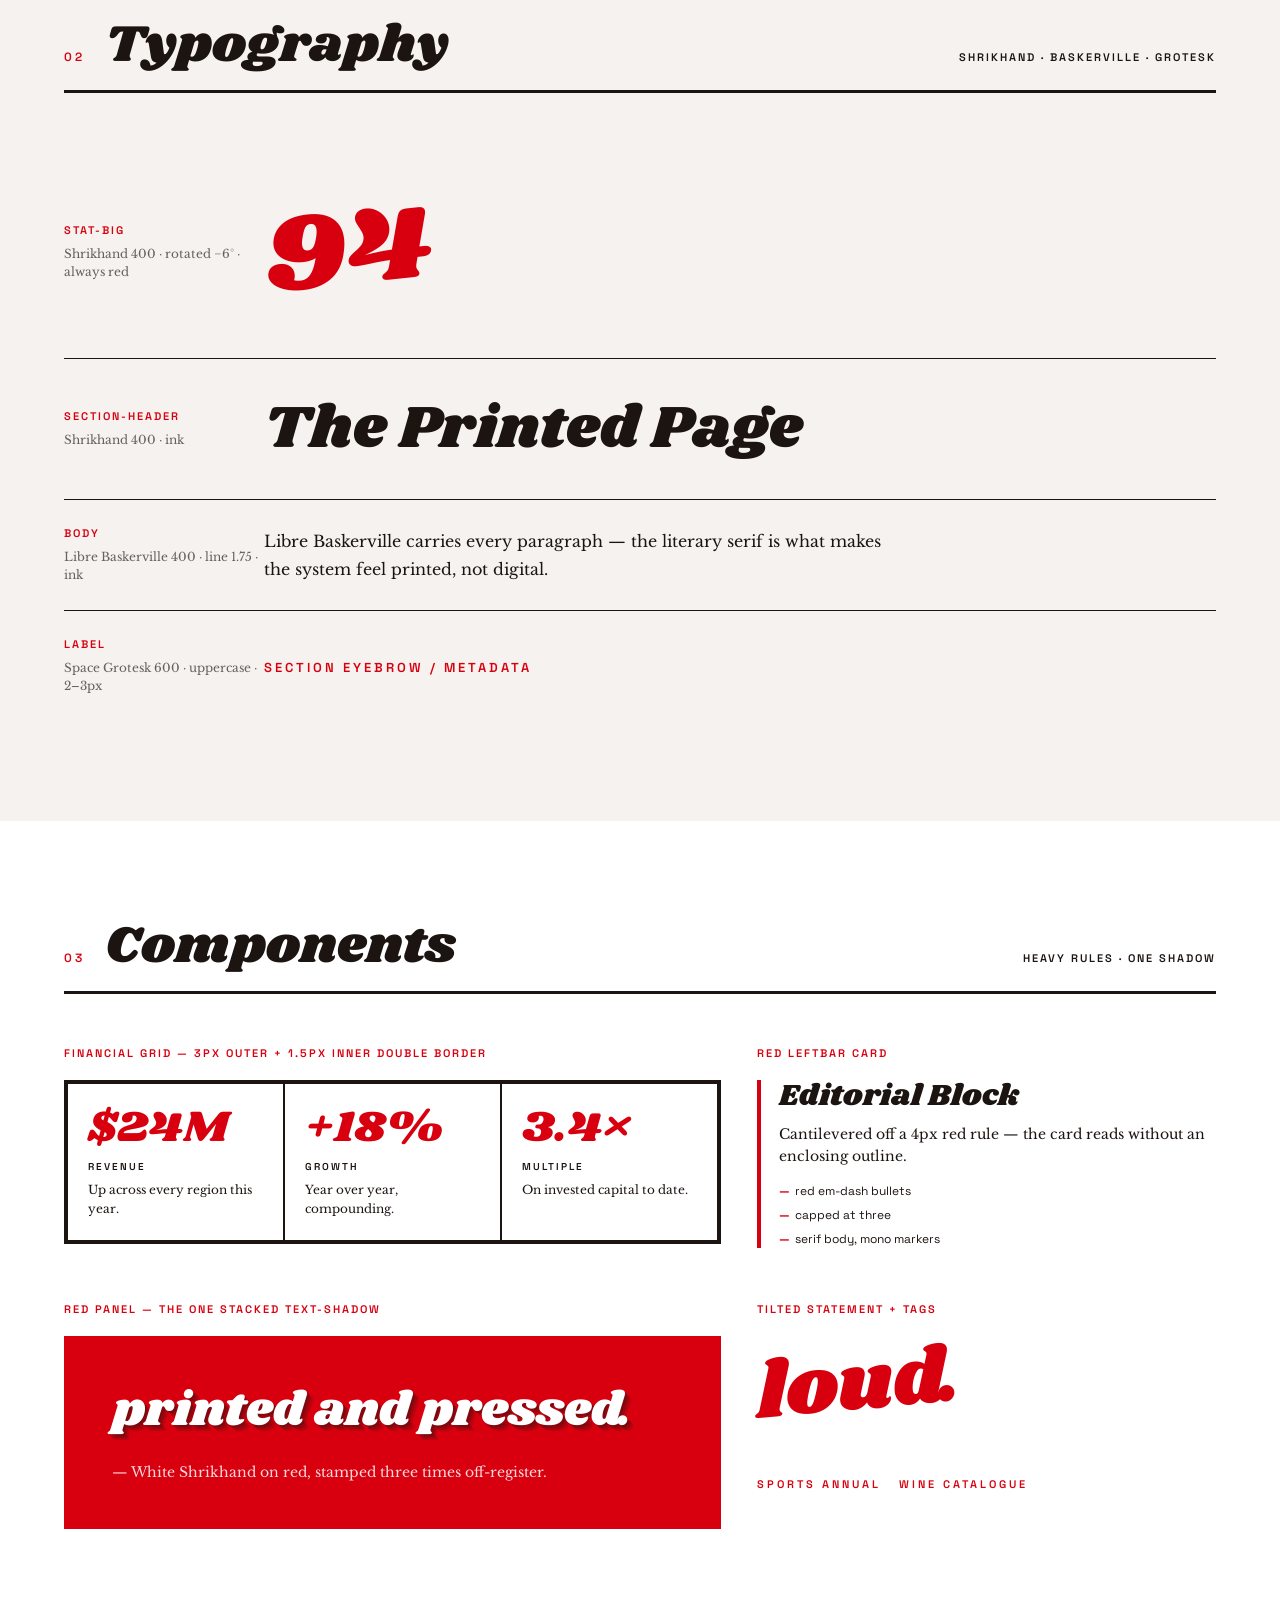
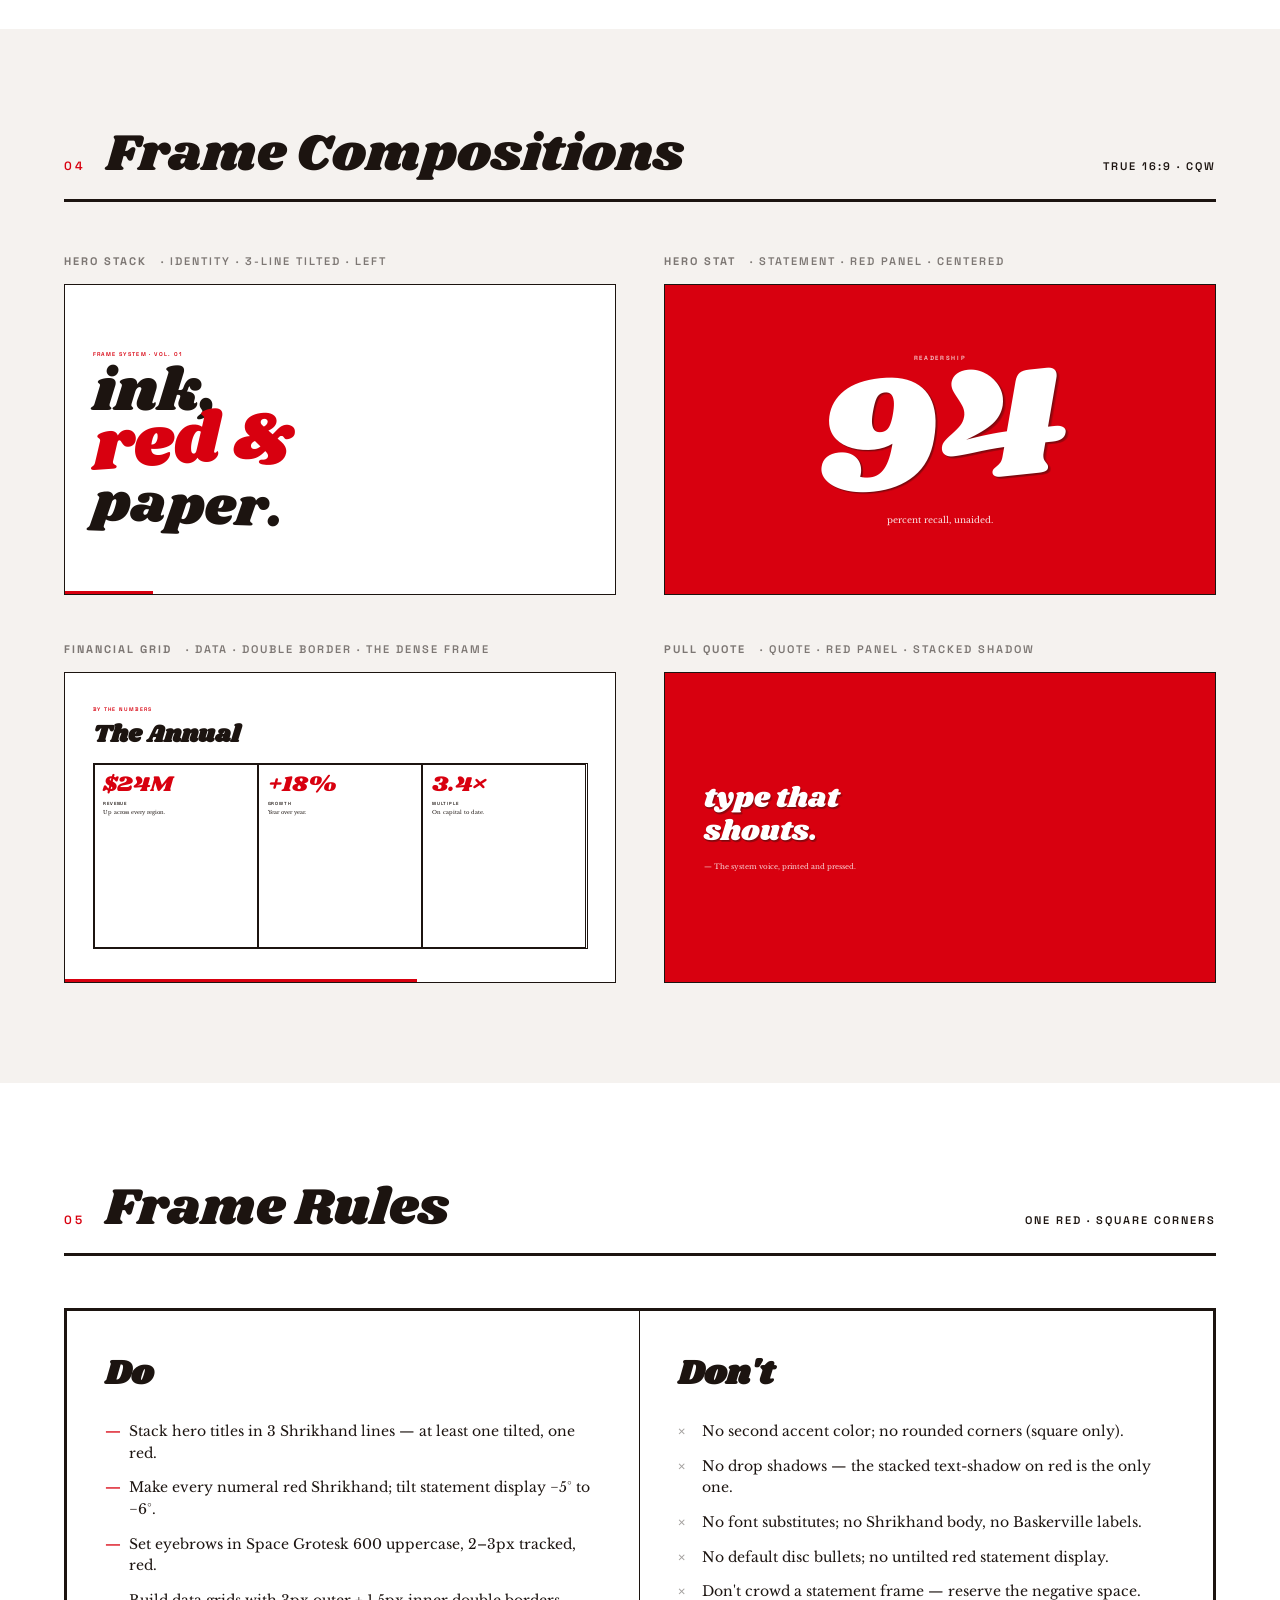
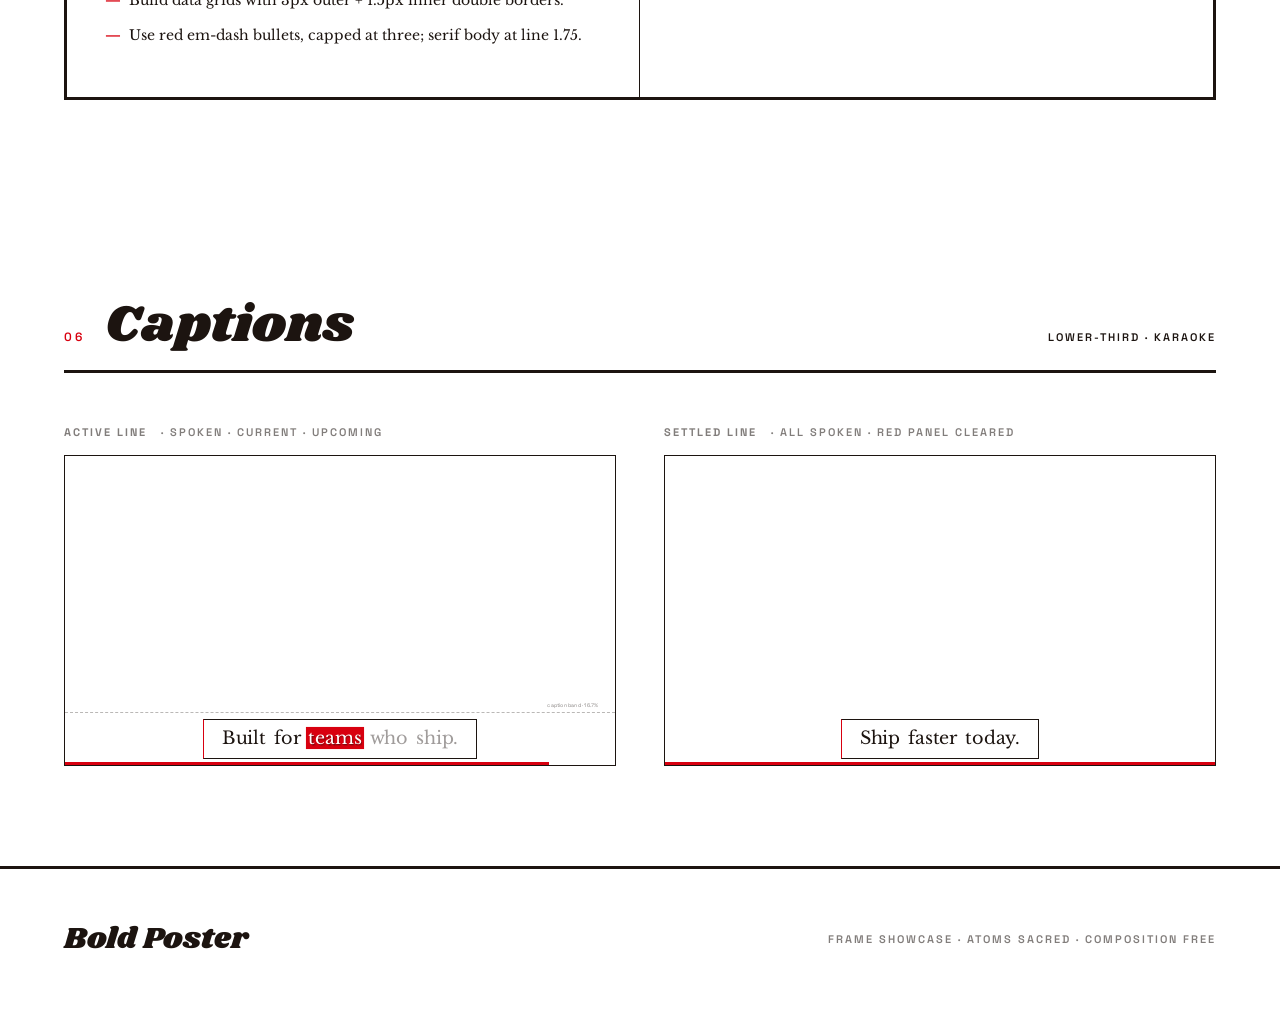
<file: .claude/skills/hyperframes/assets/frame-presets/bold-poster/frame-showcase.html>
<!doctype html>
<html lang="en">
  <head>
    <meta charset="utf-8" />
    <meta name="viewport" content="width=device-width,initial-scale=1" />
    <title>Bold Poster</title>
    <link rel="preconnect" href="https://fonts.googleapis.com" />
    <link rel="preconnect" href="https://fonts.gstatic.com" crossorigin />
    <link
      href="https://fonts.googleapis.com/css2?family=Shrikhand&family=Libre+Baskerville:ital,wght@0,400;0,700;1,400&family=Space+Grotesk:wght@400;600&display=swap"
      rel="stylesheet"
    />
    <style id="ds-tokens">
      :root {
        --bg: #ffffff;
        --dark: #1c1410;
        --red: #d8000f;
        --light: #f5f2ef;
        --disp: "Shrikhand", cursive;
        --body: "Libre Baskerville", serif;
        --mono: "Space Grotesk", sans-serif;
        --stack-shadow:
          2px 2px 0 rgba(28, 20, 16, 0.25), 4px 4px 0 rgba(28, 20, 16, 0.2),
          6px 6px 0 rgba(28, 20, 16, 0.15);
      }
      * {
        margin: 0;
        padding: 0;
        box-sizing: border-box;
      }
      html {
        background: #0c0a08;
      }
      body {
        background: var(--bg);
        color: var(--dark);
        font-family: var(--body);
        -webkit-font-smoothing: antialiased;
      }
      .disp {
        font-family: var(--disp);
        font-weight: 400;
        color: var(--dark);
      }
      .label {
        font-family: var(--mono);
        font-weight: 600;
        text-transform: uppercase;
        letter-spacing: 2px;
        font-size: 11px;
        color: var(--red);
      }

      section {
        padding: 100px 64px;
        position: relative;
      }
      .sec-head {
        display: flex;
        align-items: baseline;
        gap: 20px;
        margin-bottom: 52px;
        border-bottom: 3px solid var(--dark);
        padding-bottom: 18px;
      }
      .sec-head .k {
        font-family: var(--mono);
        font-weight: 600;
        text-transform: uppercase;
        letter-spacing: 3px;
        font-size: 12px;
        color: var(--red);
      }
      .sec-head h2 {
        font-family: var(--disp);
        font-weight: 400;
        font-size: 52px;
        line-height: 1;
        color: var(--dark);
      }
      .sec-head .sp {
        flex: 1;
      }
      .sec-head .n {
        font-family: var(--mono);
        font-weight: 600;
        text-transform: uppercase;
        letter-spacing: 2px;
        font-size: 11px;
        color: var(--dark);
      }

      /* COVER */
      .cover {
        min-height: 100vh;
        padding: 7vh 64px;
        display: flex;
        flex-direction: column;
        justify-content: center;
        position: relative;
      }
      .cover .meta {
        font-family: var(--body);
        font-size: 14px;
        color: var(--dark);
        margin-bottom: 24px;
      }
      .cover .meta .label {
        display: inline-block;
        margin-bottom: 8px;
      }
      .cover .stack h1 {
        font-family: var(--disp);
        font-weight: 400;
        line-height: 0.84;
      }
      .cover .l1 {
        font-size: clamp(60px, 12vw, 150px);
        color: var(--dark);
      }
      .cover .l2 {
        font-size: clamp(72px, 14vw, 180px);
        color: var(--red);
        transform: rotate(-4deg);
        transform-origin: left;
        display: inline-block;
        margin: 4px 0;
      }
      .cover .l3 {
        font-size: clamp(56px, 11vw, 140px);
        color: var(--dark);
        transform: rotate(2deg);
        transform-origin: left;
        display: inline-block;
      }
      .cover .tagline {
        font-family: var(--body);
        font-size: clamp(15px, 1.5vw, 19px);
        line-height: 1.6;
        color: var(--dark);
        max-width: 560px;
        margin-top: 36px;
      }
      .cover .pbar {
        position: absolute;
        bottom: 0;
        left: 0;
        height: 5px;
        width: 16%;
        background: var(--red);
      }
      .cover .counter {
        position: absolute;
        bottom: 20px;
        right: 32px;
        font-family: var(--mono);
        font-weight: 600;
        text-transform: uppercase;
        letter-spacing: 2px;
        font-size: 11px;
        color: var(--dark);
        opacity: 0.5;
      }

      /* PALETTE */
      .swatches {
        display: grid;
        grid-template-columns: repeat(4, 1fr);
        gap: 0;
        border: 3px solid var(--dark);
      }
      .sw {
        border-right: 1.5px solid var(--dark);
      }
      .sw:last-child {
        border-right: 0;
      }
      .sw .chip {
        height: 150px;
        border-bottom: 1.5px solid var(--dark);
      }
      .sw .meta {
        padding: 18px 20px;
      }
      .sw .name {
        font-family: var(--disp);
        font-size: 24px;
        color: var(--dark);
      }
      .sw .hex {
        font-family: var(--mono);
        font-size: 11px;
        letter-spacing: 0.06em;
        color: var(--dark);
        opacity: 0.6;
        margin-top: 8px;
      }
      .sw .role {
        font-family: var(--body);
        font-size: 12px;
        line-height: 1.5;
        color: var(--dark);
        margin-top: 10px;
      }

      /* TYPE */
      .type-row {
        display: grid;
        grid-template-columns: 200px 1fr;
        align-items: center;
        padding: 26px 0;
        border-bottom: 1.5px solid var(--dark);
      }
      .type-row .tok {
        font-family: var(--mono);
        font-weight: 600;
        font-size: 11px;
        letter-spacing: 2px;
        text-transform: uppercase;
        color: var(--red);
      }
      .type-row .m {
        font-family: var(--body);
        font-size: 12px;
        color: var(--dark);
        opacity: 0.65;
        margin-top: 8px;
        line-height: 1.5;
      }
      .type-row .spec {
        overflow: hidden;
      }

      /* COMPONENTS */
      .cnote {
        font-family: var(--mono);
        font-weight: 600;
        text-transform: uppercase;
        letter-spacing: 2px;
        font-size: 11px;
        color: var(--red);
        margin-bottom: 20px;
      }
      .cgrid {
        display: grid;
        grid-template-columns: repeat(12, 1fr);
        gap: 36px;
        margin-bottom: 48px;
      }
      .s4 {
        grid-column: span 4;
      }
      .s5 {
        grid-column: span 5;
      }
      .s6 {
        grid-column: span 6;
      }
      .s7 {
        grid-column: span 7;
      }
      .s8 {
        grid-column: span 8;
      }
      .fingrid {
        border: 3px solid var(--dark);
        display: grid;
        grid-template-columns: repeat(3, 1fr);
      }
      .fingrid .cell {
        border: 1.5px solid var(--dark);
        padding: 22px 20px;
      }
      .fingrid .cell .num {
        font-family: var(--disp);
        font-size: 44px;
        color: var(--red);
        line-height: 1;
      }
      .fingrid .cell .lab {
        font-family: var(--mono);
        font-weight: 600;
        text-transform: uppercase;
        letter-spacing: 2px;
        font-size: 10px;
        color: var(--dark);
        margin-top: 10px;
      }
      .fingrid .cell .bd {
        font-family: var(--body);
        font-size: 12px;
        line-height: 1.55;
        color: var(--dark);
        margin-top: 8px;
      }
      .leftcard {
        border-left: 4px solid var(--red);
        padding-left: 18px;
      }
      .leftcard .t {
        font-family: var(--disp);
        font-size: 30px;
        color: var(--dark);
        line-height: 1.1;
      }
      .leftcard .bd {
        font-family: var(--body);
        font-size: 14px;
        line-height: 1.6;
        color: var(--dark);
        margin-top: 10px;
      }
      .leftcard ul {
        list-style: none;
        margin-top: 14px;
      }
      .leftcard li {
        font-family: var(--mono);
        font-weight: 400;
        font-size: 12px;
        line-height: 1.5;
        color: var(--dark);
        padding-left: 16px;
        position: relative;
        margin-bottom: 6px;
      }
      .leftcard li::before {
        content: "—";
        position: absolute;
        left: 0;
        color: var(--red);
        font-weight: 700;
      }
      .redpanel {
        background: var(--red);
        color: var(--bg);
        padding: 48px;
      }
      .redpanel .q {
        font-family: var(--disp);
        font-size: 48px;
        line-height: 1.15;
        color: var(--bg);
        text-shadow: var(--stack-shadow);
      }
      .redpanel .cite {
        font-family: var(--body);
        font-size: 14px;
        color: var(--bg);
        margin-top: 24px;
        opacity: 0.85;
      }
      .tag {
        display: inline-block;
        font-family: var(--mono);
        font-weight: 600;
        text-transform: uppercase;
        letter-spacing: 3px;
        font-size: 11px;
        color: var(--red);
        border: 0;
        padding: 0;
      }

      /* COMPOSITIONS */
      .gallery {
        display: grid;
        grid-template-columns: 1fr 1fr;
        gap: 48px;
      }
      .fw .flabel {
        display: flex;
        gap: 14px;
        align-items: baseline;
        margin-bottom: 16px;
        font-family: var(--mono);
        font-weight: 600;
        text-transform: uppercase;
        letter-spacing: 2px;
        font-size: 11px;
        color: var(--dark);
        opacity: 0.55;
      }
      .fw .flabel b {
        color: var(--dark);
        opacity: 1;
      }
      .frame {
        aspect-ratio: 16/9;
        container-type: size;
        position: relative;
        overflow: hidden;
        background: var(--bg);
        border: 1.5px solid var(--dark);
      }
      .frame.red {
        background: var(--red);
      }
      .frame.dark {
        background: var(--dark);
      }
      .frame > .body {
        position: absolute;
        inset: 0;
        z-index: 2;
      }
      .frame .pbar {
        position: absolute;
        bottom: 0;
        left: 0;
        height: 0.5cqw;
        background: var(--red);
        z-index: 5;
      }

      /* f1 hero stack */
      .pf1 .body {
        display: flex;
        flex-direction: column;
        justify-content: center;
        padding: 0 5cqw;
      }
      .pf1 .label {
        font-family: var(--mono);
        font-weight: 600;
        text-transform: uppercase;
        letter-spacing: 0.25cqw;
        font-size: 1cqw;
        color: var(--red);
        margin-bottom: 1.6cqw;
      }
      .pf1 h3 {
        font-family: var(--disp);
        font-weight: 400;
        line-height: 0.84;
      }
      .pf1 .a {
        font-size: 11cqw;
        color: var(--dark);
      }
      .pf1 .b {
        font-size: 13cqw;
        color: var(--red);
        transform: rotate(-4deg);
        transform-origin: left;
        display: inline-block;
        margin: 0.3cqw 0;
      }
      .pf1 .c {
        font-size: 10cqw;
        color: var(--dark);
        transform: rotate(2deg);
        transform-origin: left;
        display: inline-block;
      }

      /* f2 stat-big red panel */
      .pf2 {
        background: var(--red);
      }
      .pf2 .body {
        display: flex;
        flex-direction: column;
        justify-content: center;
        align-items: center;
        text-align: center;
        color: var(--bg);
      }
      .pf2 .label {
        font-family: var(--mono);
        font-weight: 600;
        text-transform: uppercase;
        letter-spacing: 0.3cqw;
        font-size: 1.1cqw;
        color: var(--bg);
        opacity: 0.8;
        margin-bottom: 1cqw;
      }
      .pf2 .big {
        font-family: var(--disp);
        font-weight: 400;
        font-size: 30cqw;
        line-height: 0.82;
        color: var(--bg);
        transform: rotate(-6deg);
        text-shadow:
          0.15cqw 0.15cqw 0 rgba(28, 20, 16, 0.25),
          0.3cqw 0.3cqw 0 rgba(28, 20, 16, 0.2),
          0.45cqw 0.45cqw 0 rgba(28, 20, 16, 0.15);
      }
      .pf2 .sub {
        font-family: var(--body);
        font-size: 1.6cqw;
        color: var(--bg);
        margin-top: 2cqw;
        opacity: 0.9;
      }

      /* f3 financial grid */
      .pf3 .body {
        padding: 6cqw 5cqw;
        display: flex;
        flex-direction: column;
      }
      .pf3 .label {
        font-family: var(--mono);
        font-weight: 600;
        text-transform: uppercase;
        letter-spacing: 0.25cqw;
        font-size: 0.95cqw;
        color: var(--red);
        margin-bottom: 0.8cqw;
      }
      .pf3 h3 {
        font-family: var(--disp);
        font-size: 4.4cqw;
        color: var(--dark);
        margin-bottom: 2cqw;
      }
      .pf3 .grid {
        border: 0.3cqw solid var(--dark);
        display: grid;
        grid-template-columns: repeat(3, 1fr);
        flex: 1;
      }
      .pf3 .cell {
        border: 0.15cqw solid var(--dark);
        padding: 1.6cqw;
      }
      .pf3 .cell .num {
        font-family: var(--disp);
        font-size: 4cqw;
        color: var(--red);
        line-height: 1;
      }
      .pf3 .cell .lab {
        font-family: var(--mono);
        font-weight: 600;
        text-transform: uppercase;
        letter-spacing: 0.15cqw;
        font-size: 0.8cqw;
        color: var(--dark);
        margin-top: 0.8cqw;
      }
      .pf3 .cell .bd {
        font-family: var(--body);
        font-size: 0.95cqw;
        line-height: 1.5;
        color: var(--dark);
        margin-top: 0.6cqw;
      }

      /* f4 quote red panel */
      .pf4 {
        background: var(--red);
      }
      .pf4 .body {
        display: flex;
        flex-direction: column;
        justify-content: center;
        padding: 0 7cqw;
        color: var(--bg);
      }
      .pf4 .q {
        font-family: var(--disp);
        font-weight: 400;
        font-size: 5.2cqw;
        line-height: 1.15;
        color: var(--bg);
        text-shadow:
          0.15cqw 0.15cqw 0 rgba(28, 20, 16, 0.25),
          0.3cqw 0.3cqw 0 rgba(28, 20, 16, 0.2),
          0.45cqw 0.45cqw 0 rgba(28, 20, 16, 0.15);
      }
      .pf4 .cite {
        font-family: var(--body);
        font-size: 1.3cqw;
        color: var(--bg);
        opacity: 0.85;
        margin-top: 2.4cqw;
      }

      /* PRINCIPLES */
      .dos {
        display: grid;
        grid-template-columns: 1fr 1fr;
        gap: 0;
        border: 3px solid var(--dark);
      }
      .do-card {
        padding: 38px;
      }
      .do-card.do {
        border-right: 1.5px solid var(--dark);
      }
      .do-card h4 {
        font-family: var(--disp);
        font-size: 34px;
        color: var(--dark);
        margin-bottom: 22px;
      }
      .do-card ul {
        list-style: none;
      }
      .do-card li {
        font-family: var(--body);
        font-size: 14px;
        line-height: 1.55;
        padding-left: 24px;
        position: relative;
        margin-bottom: 13px;
        color: var(--dark);
      }
      .do-card li::before {
        position: absolute;
        left: 0;
        font-weight: 700;
      }
      .do-card.do li::before {
        content: "—";
        color: var(--red);
      }
      .do-card.dont li::before {
        content: "\00d7";
        color: var(--dark);
        opacity: 0.4;
      }

      .foot {
        padding: 48px 64px;
        border-top: 3px solid var(--dark);
        display: flex;
        justify-content: space-between;
        align-items: center;
      }
      .foot .l {
        font-family: var(--disp);
        font-size: 30px;
        color: var(--dark);
      }
      .foot .r {
        font-family: var(--mono);
        font-weight: 600;
        text-transform: uppercase;
        letter-spacing: 2px;
        font-size: 11px;
        color: var(--dark);
        opacity: 0.55;
      }
      @media (max-width: 1100px) {
        .gallery {
          grid-template-columns: 1fr;
        }
        .swatches {
          grid-template-columns: 1fr 1fr;
        }
      }
    </style>
    <link rel="stylesheet" href="https://fonts.googleapis.com/css2?family=Shrikhand&display=swap" />
    <link
      rel="stylesheet"
      href="https://fonts.googleapis.com/css2?family=Libre+Baskerville:ital,wght@0,400;0,700;1,400&display=swap"
    />
    <style id="ft-override">
      :root {
        --primary: #ffffff !important;
        --secondary: #1c1410 !important;
        --tertiary: #f5f2ef !important;
        --accent: #d8000f !important;
        --f-disp: "Shrikhand", sans-serif !important;
        --f-body: "Libre Baskerville", sans-serif !important;
        --bg: #ffffff !important;
        --dark: #1c1410 !important;
        --red: #d8000f !important;
        --light: #f5f2ef !important;
        --disp: "Shrikhand", sans-serif !important;
        --body: "Libre Baskerville", sans-serif !important;
      }
    </style>
  </head>
  <body>
    <!-- COVER -->
    <section class="cover">
      <div class="meta">
        <span class="label">Frame System · Vol. 01</span><br />A populist editorial poster system —
        printed, loud, unmistakable.
      </div>
      <div class="stack">
        <h1 class="l1">ink,</h1>
        <br />
        <h1 class="l2">red &amp;</h1>
        <br />
        <h1 class="l3">paper.</h1>
      </div>
      <div class="tagline">
        Vintage Italian sports-magazine display, classical serif body, one saturated tomato red, and
        grids ruled in ink.
      </div>
      <div class="pbar"></div>
      <div class="counter">01 / 06</div>
    </section>

    <!-- PALETTE -->
    <section>
      <div class="sec-head">
        <span class="k">01</span>
        <h2>Palette</h2>
        <span class="sp"></span><span class="n">Four Colors, No More</span>
      </div>
      <div class="swatches">
        <div class="sw">
          <div
            class="chip"
            style="background: var(--bg); border-bottom: 1.5px solid var(--dark)"
          ></div>
          <div class="meta">
            <div class="name">Paper</div>
            <div class="hex">#FFFFFF</div>
            <div class="role">Fresh newsprint canvas.</div>
          </div>
        </div>
        <div class="sw">
          <div class="chip" style="background: var(--dark)"></div>
          <div class="meta">
            <div class="name">Ink</div>
            <div class="hex">#1C1410</div>
            <div class="role">Warm brown-black — text + rules.</div>
          </div>
        </div>
        <div class="sw">
          <div class="chip" style="background: var(--red)"></div>
          <div class="meta">
            <div class="name">Red</div>
            <div class="hex">#D8000F</div>
            <div class="role">The only accent — numerals, rules, panels.</div>
          </div>
        </div>
        <div class="sw">
          <div class="chip" style="background: var(--light)"></div>
          <div class="meta">
            <div class="name">Off-White</div>
            <div class="hex">#F5F2EF</div>
            <div class="role">Alternating striped panels.</div>
          </div>
        </div>
      </div>
    </section>

    <!-- TYPOGRAPHY -->
    <section style="background: var(--light)">
      <div class="sec-head">
        <span class="k">02</span>
        <h2>Typography</h2>
        <span class="sp"></span><span class="n">Shrikhand · Baskerville · Grotesk</span>
      </div>
      <div class="type-row">
        <div>
          <div class="tok">stat-big</div>
          <div class="m">Shrikhand 400 · rotated −6° · always red</div>
        </div>
        <div class="spec">
          <span
            class="disp"
            style="
              font-size: 110px;
              color: var(--red);
              display: inline-block;
              transform: rotate(-6deg);
            "
            >94</span
          >
        </div>
      </div>
      <div class="type-row">
        <div>
          <div class="tok">section-header</div>
          <div class="m">Shrikhand 400 · ink</div>
        </div>
        <div class="spec"><span class="disp" style="font-size: 60px">The Printed Page</span></div>
      </div>
      <div class="type-row">
        <div>
          <div class="tok">body</div>
          <div class="m">Libre Baskerville 400 · line 1.75 · ink</div>
        </div>
        <div class="spec">
          <p style="font-family: var(--body); font-size: 16px; line-height: 1.75; max-width: 640px">
            Libre Baskerville carries every paragraph — the literary serif is what makes the system
            feel printed, not digital.
          </p>
        </div>
      </div>
      <div class="type-row" style="border-bottom: 0">
        <div>
          <div class="tok">label</div>
          <div class="m">Space Grotesk 600 · uppercase · 2–3px</div>
        </div>
        <div class="spec">
          <span class="label" style="font-size: 13px; letter-spacing: 3px"
            >Section Eyebrow / Metadata</span
          >
        </div>
      </div>
    </section>

    <!-- COMPONENTS -->
    <section>
      <div class="sec-head">
        <span class="k">03</span>
        <h2>Components</h2>
        <span class="sp"></span><span class="n">Heavy Rules · One Shadow</span>
      </div>

      <div class="cgrid">
        <div class="s7">
          <div class="cnote">Financial grid — 3px outer + 1.5px inner double border</div>
          <div class="fingrid">
            <div class="cell">
              <div class="num">$24M</div>
              <div class="lab">Revenue</div>
              <div class="bd">Up across every region this year.</div>
            </div>
            <div class="cell">
              <div class="num">+18%</div>
              <div class="lab">Growth</div>
              <div class="bd">Year over year, compounding.</div>
            </div>
            <div class="cell">
              <div class="num">3.4×</div>
              <div class="lab">Multiple</div>
              <div class="bd">On invested capital to date.</div>
            </div>
          </div>
        </div>
        <div class="s5">
          <div class="cnote">Red leftbar card</div>
          <div class="leftcard">
            <div class="t">Editorial Block</div>
            <div class="bd">
              Cantilevered off a 4px red rule — the card reads without an enclosing outline.
            </div>
            <ul>
              <li>red em-dash bullets</li>
              <li>capped at three</li>
              <li>serif body, mono markers</li>
            </ul>
          </div>
        </div>
      </div>

      <div class="cgrid" style="margin-bottom: 0">
        <div class="s7">
          <div class="cnote">Red panel — the one stacked text-shadow</div>
          <div class="redpanel">
            <div class="q">printed and pressed.</div>
            <div class="cite">— White Shrikhand on red, stamped three times off-register.</div>
          </div>
        </div>
        <div class="s5">
          <div class="cnote">Tilted statement + tags</div>
          <div style="display: flex; flex-direction: column; gap: 24px">
            <span
              class="disp"
              style="
                font-size: 80px;
                color: var(--red);
                transform: rotate(-5deg);
                transform-origin: left;
                display: inline-block;
              "
              >loud.</span
            >
            <div style="display: flex; gap: 18px">
              <span class="tag">Sports Annual</span><span class="tag">Wine Catalogue</span>
            </div>
          </div>
        </div>
      </div>
    </section>

    <!-- COMPOSITIONS -->
    <section style="background: var(--light)">
      <div class="sec-head">
        <span class="k">04</span>
        <h2>Frame Compositions</h2>
        <span class="sp"></span><span class="n">True 16:9 · cqw</span>
      </div>
      <div class="gallery">
        <div class="fw">
          <div class="flabel"><b>Hero Stack</b><span>· identity · 3-line tilted · left</span></div>
          <div class="frame pf1">
            <div class="body">
              <div class="label">Frame System · Vol. 01</div>
              <h3>
                <span class="a">ink,</span><br /><span class="b">red &amp;</span><br /><span
                  class="c"
                  >paper.</span
                >
              </h3>
            </div>
            <div class="pbar" style="width: 16%"></div>
          </div>
        </div>

        <div class="fw">
          <div class="flabel"><b>Hero Stat</b><span>· statement · red panel · centered</span></div>
          <div class="frame red pf2">
            <div class="body">
              <div class="label">Readership</div>
              <div class="big">94</div>
              <div class="sub">percent recall, unaided.</div>
            </div>
            <div class="pbar" style="width: 48%"></div>
          </div>
        </div>

        <div class="fw">
          <div class="flabel">
            <b>Financial Grid</b><span>· data · double border · the dense frame</span>
          </div>
          <div class="frame pf3">
            <div class="body">
              <div class="label">By The Numbers</div>
              <h3>The Annual</h3>
              <div class="grid">
                <div class="cell">
                  <div class="num">$24M</div>
                  <div class="lab">Revenue</div>
                  <div class="bd">Up across every region.</div>
                </div>
                <div class="cell">
                  <div class="num">+18%</div>
                  <div class="lab">Growth</div>
                  <div class="bd">Year over year.</div>
                </div>
                <div class="cell">
                  <div class="num">3.4×</div>
                  <div class="lab">Multiple</div>
                  <div class="bd">On capital to date.</div>
                </div>
              </div>
            </div>
            <div class="pbar" style="width: 64%"></div>
          </div>
        </div>

        <div class="fw">
          <div class="flabel">
            <b>Pull Quote</b><span>· quote · red panel · stacked shadow</span>
          </div>
          <div class="frame red pf4">
            <div class="body">
              <div class="q">type that<br />shouts.</div>
              <div class="cite">— The system voice, printed and pressed.</div>
            </div>
            <div class="pbar" style="width: 82%"></div>
          </div>
        </div>
      </div>
    </section>

    <!-- PRINCIPLES -->
    <section>
      <div class="sec-head">
        <span class="k">05</span>
        <h2>Frame Rules</h2>
        <span class="sp"></span><span class="n">One Red · Square Corners</span>
      </div>
      <div class="dos">
        <div class="do-card do">
          <h4>Do</h4>
          <ul>
            <li>Stack hero titles in 3 Shrikhand lines — at least one tilted, one red.</li>
            <li>Make every numeral red Shrikhand; tilt statement display −5° to −6°.</li>
            <li>Set eyebrows in Space Grotesk 600 uppercase, 2–3px tracked, red.</li>
            <li>Build data grids with 3px outer + 1.5px inner double borders.</li>
            <li>Use red em-dash bullets, capped at three; serif body at line 1.75.</li>
          </ul>
        </div>
        <div class="do-card dont">
          <h4>Don't</h4>
          <ul>
            <li>No second accent color; no rounded corners (square only).</li>
            <li>No drop shadows — the stacked text-shadow on red is the only one.</li>
            <li>No font substitutes; no Shrikhand body, no Baskerville labels.</li>
            <li>No default disc bullets; no untilted red statement display.</li>
            <li>Don't crowd a statement frame — reserve the negative space.</li>
          </ul>
        </div>
      </div>
    </section>

    <!-- CAPTIONS — preview of caption-skin.html (the preset's lower-third karaoke look) -->
    <style>
      /* mirrors caption-skin.html; the skin's --cap-* vocab mapped to this preset's tokens */
      .capdemo {
        --cap-ink: var(--dark);
        --cap-canvas: var(--bg);
        --cap-accent: var(--red);
        --cap-accent-2: var(--light);
      }
      .capdemo .stage {
        position: absolute;
        left: 0;
        right: 0;
        bottom: 0;
        height: 16.67cqh;
        display: flex;
        align-items: center;
        justify-content: center;
        z-index: 4;
      }
      .capdemo .pill {
        max-width: 80cqw;
        padding: 1.4cqw 3cqw 1.7cqw;
        background: var(--cap-canvas);
        border: 1.5px solid var(--cap-ink);
        border-left: 0.35cqw solid var(--cap-accent);
        border-radius: 0;
      }
      .capdemo .line {
        display: flex;
        flex-wrap: wrap;
        justify-content: center;
        gap: 0.1em 0.34em;
        font-family: var(--body);
        font-weight: 400;
        font-size: 3.2cqw;
        line-height: 1.16;
        letter-spacing: -0.01em;
      }
      .capdemo .w {
        display: inline-block;
        padding: 0 0.06em;
        color: color-mix(in srgb, var(--cap-ink) 42%, var(--cap-canvas));
      }
      .capdemo .w.spoken {
        color: var(--cap-ink);
      }
      .capdemo .w.active {
        color: var(--cap-canvas);
        background: var(--cap-accent);
        box-shadow: 0 0 0 0.06em var(--cap-accent);
        text-shadow:
          0.03em 0.03em 0 rgba(28, 20, 16, 0.25),
          0.06em 0.06em 0 rgba(28, 20, 16, 0.2),
          0.09em 0.09em 0 rgba(28, 20, 16, 0.15);
      }
      .capdemo .bandline {
        position: absolute;
        left: 0;
        right: 0;
        bottom: 16.67cqh;
        border-top: 1px dashed rgba(28, 20, 16, 0.3);
        z-index: 3;
      }
      .capdemo .bandtag {
        position: absolute;
        right: 3cqw;
        bottom: calc(16.67cqh + 0.7cqw);
        font-family: var(--mono);
        font-size: 0.95cqw;
        letter-spacing: 0.04em;
        color: var(--dark);
        opacity: 0.5;
        z-index: 4;
      }
    </style>
    <section>
      <div class="sec-head">
        <span class="k">06</span>
        <h2>Captions</h2>
        <span class="sp"></span><span class="n">Lower-third · Karaoke</span>
      </div>
      <div class="gallery">
        <div class="fw">
          <div class="flabel"><b>Active line</b><span>· spoken · current · upcoming</span></div>
          <div class="frame capdemo">
            <div class="bandline"></div>
            <div class="bandtag">caption band · 16.7%</div>
            <div class="stage">
              <div class="pill">
                <div class="line">
                  <span class="w spoken">Built</span>
                  <span class="w spoken">for</span>
                  <span class="w active">teams</span>
                  <span class="w">who</span>
                  <span class="w">ship.</span>
                </div>
              </div>
            </div>
            <div class="pbar" style="width: 88%"></div>
          </div>
        </div>

        <div class="fw">
          <div class="flabel"><b>Settled line</b><span>· all spoken · red panel cleared</span></div>
          <div class="frame capdemo">
            <div class="stage">
              <div class="pill">
                <div class="line">
                  <span class="w spoken">Ship</span>
                  <span class="w spoken">faster</span>
                  <span class="w spoken">today.</span>
                </div>
              </div>
            </div>
            <div class="pbar" style="width: 100%"></div>
          </div>
        </div>
      </div>
    </section>

    <div class="foot">
      <span class="l">Bold Poster</span>
      <span class="r">Frame Showcase · Atoms Sacred · Composition Free</span>
    </div>

    <template id="__bundler_thumbnail">
      <svg viewBox="0 0 100 100" xmlns="http://www.w3.org/2000/svg">
        <rect width="100" height="100" fill="#FFFFFF" />
        <text x="12" y="42" font-family="Georgia" font-weight="700" font-size="26" fill="#1C1410">
          ink
        </text>
        <text
          x="14"
          y="70"
          font-family="Georgia"
          font-weight="700"
          font-size="30"
          fill="#D8000F"
          transform="rotate(-5 14 70)"
        >
          red.
        </text>
        <rect x="0" y="96" width="58" height="4" fill="#D8000F" />
      </svg>
    </template>
  </body>
</html>
</file>
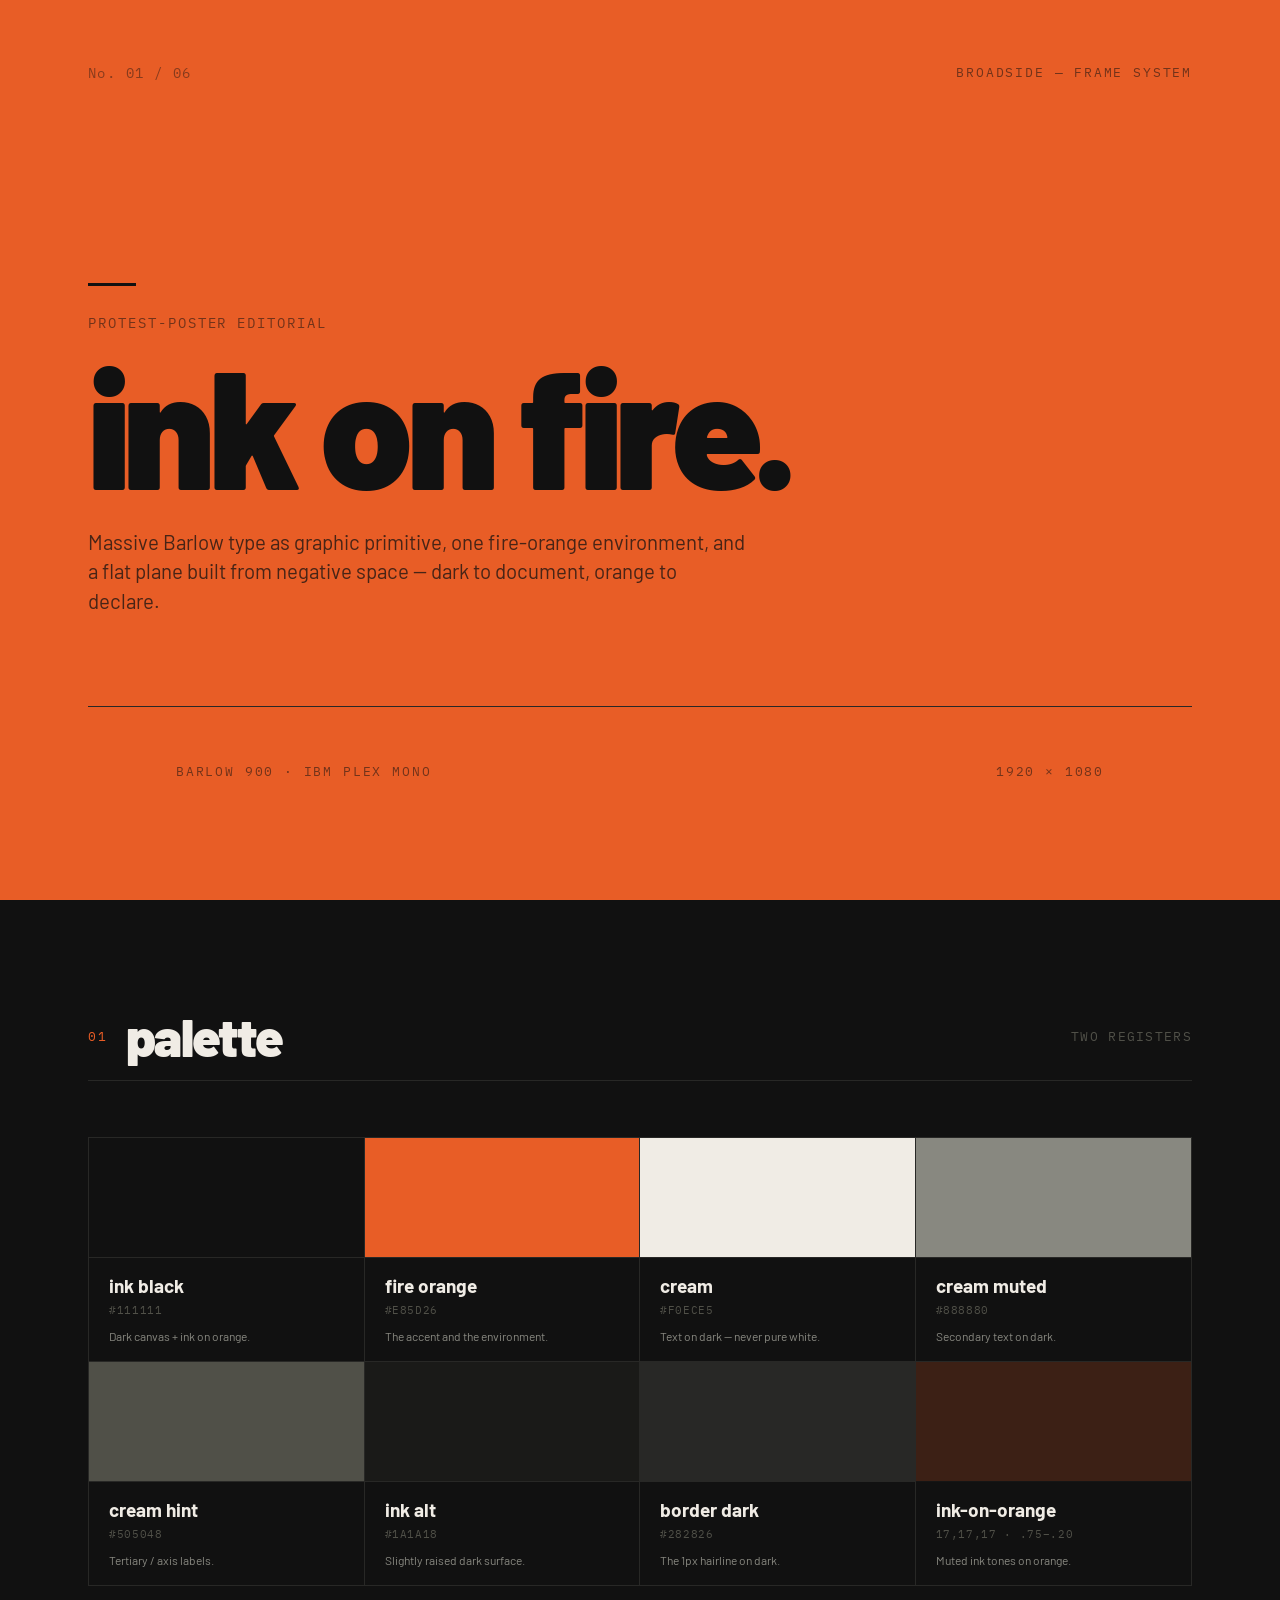
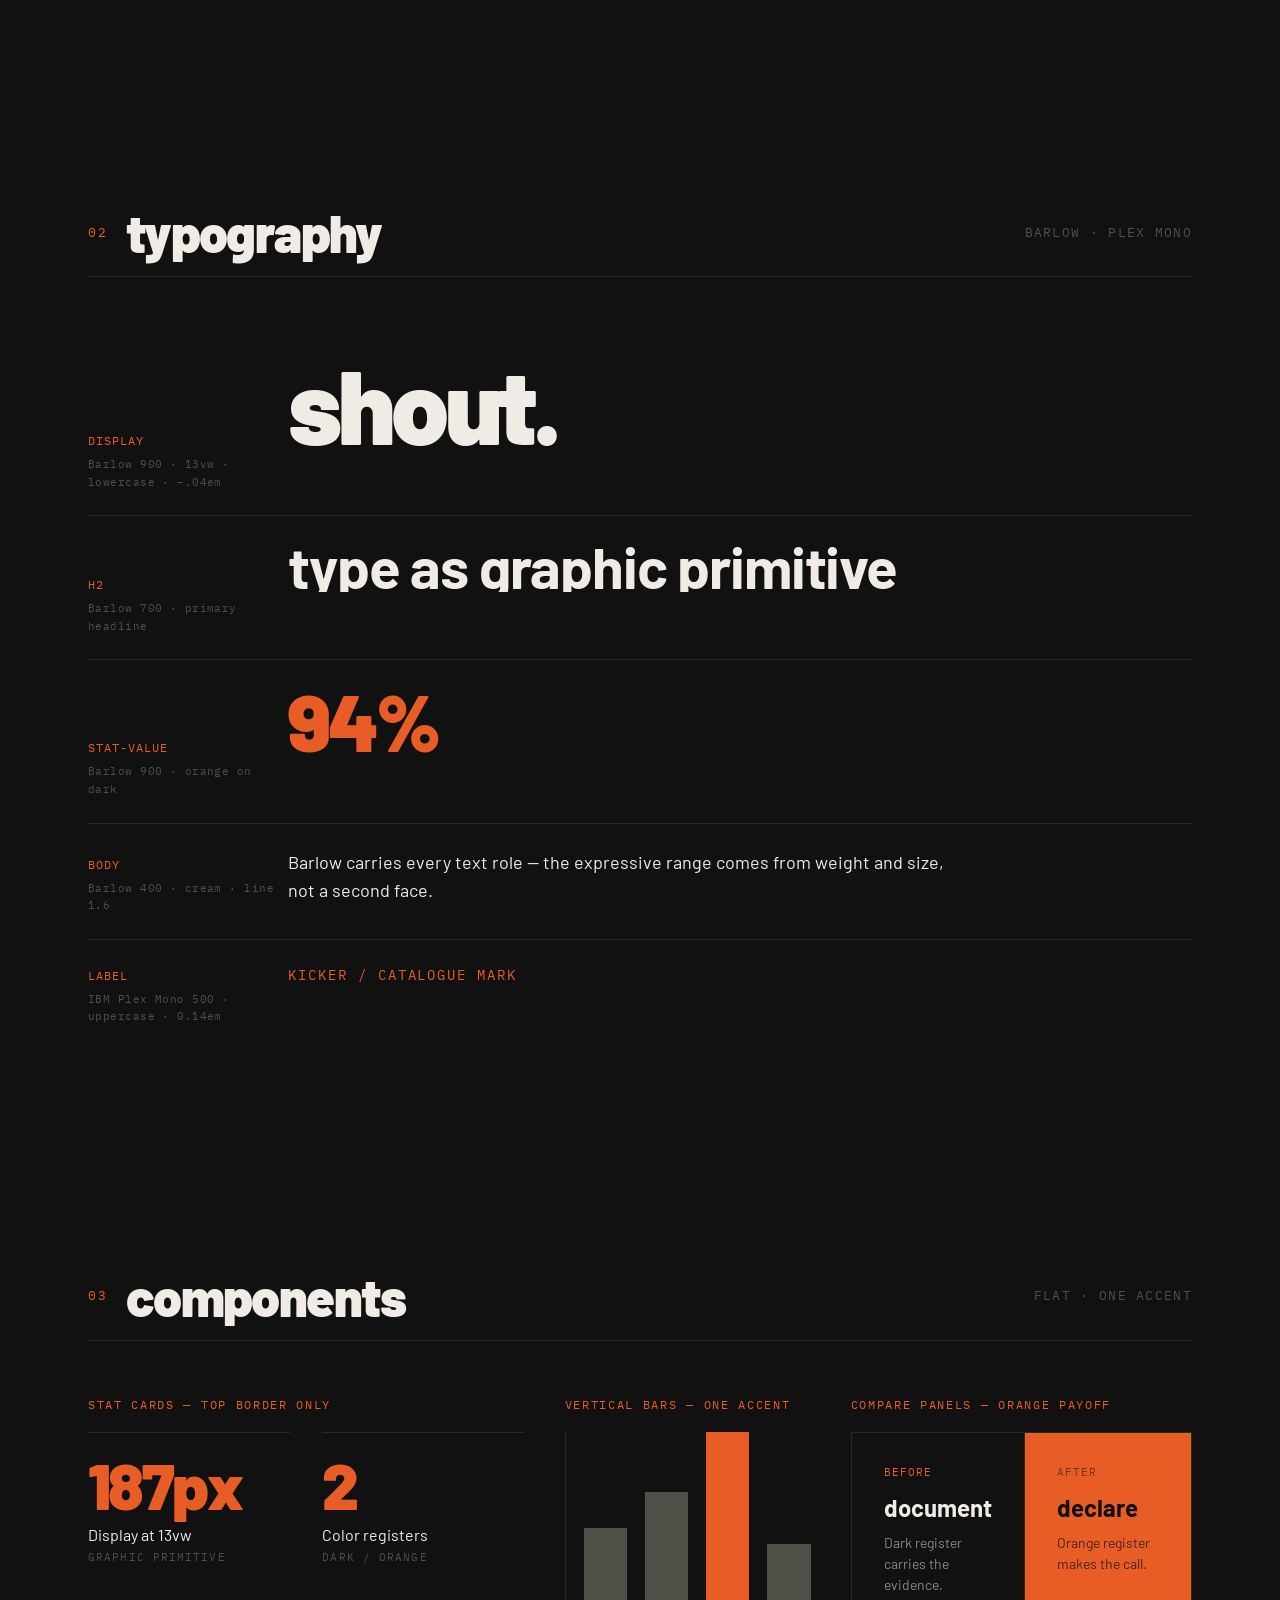
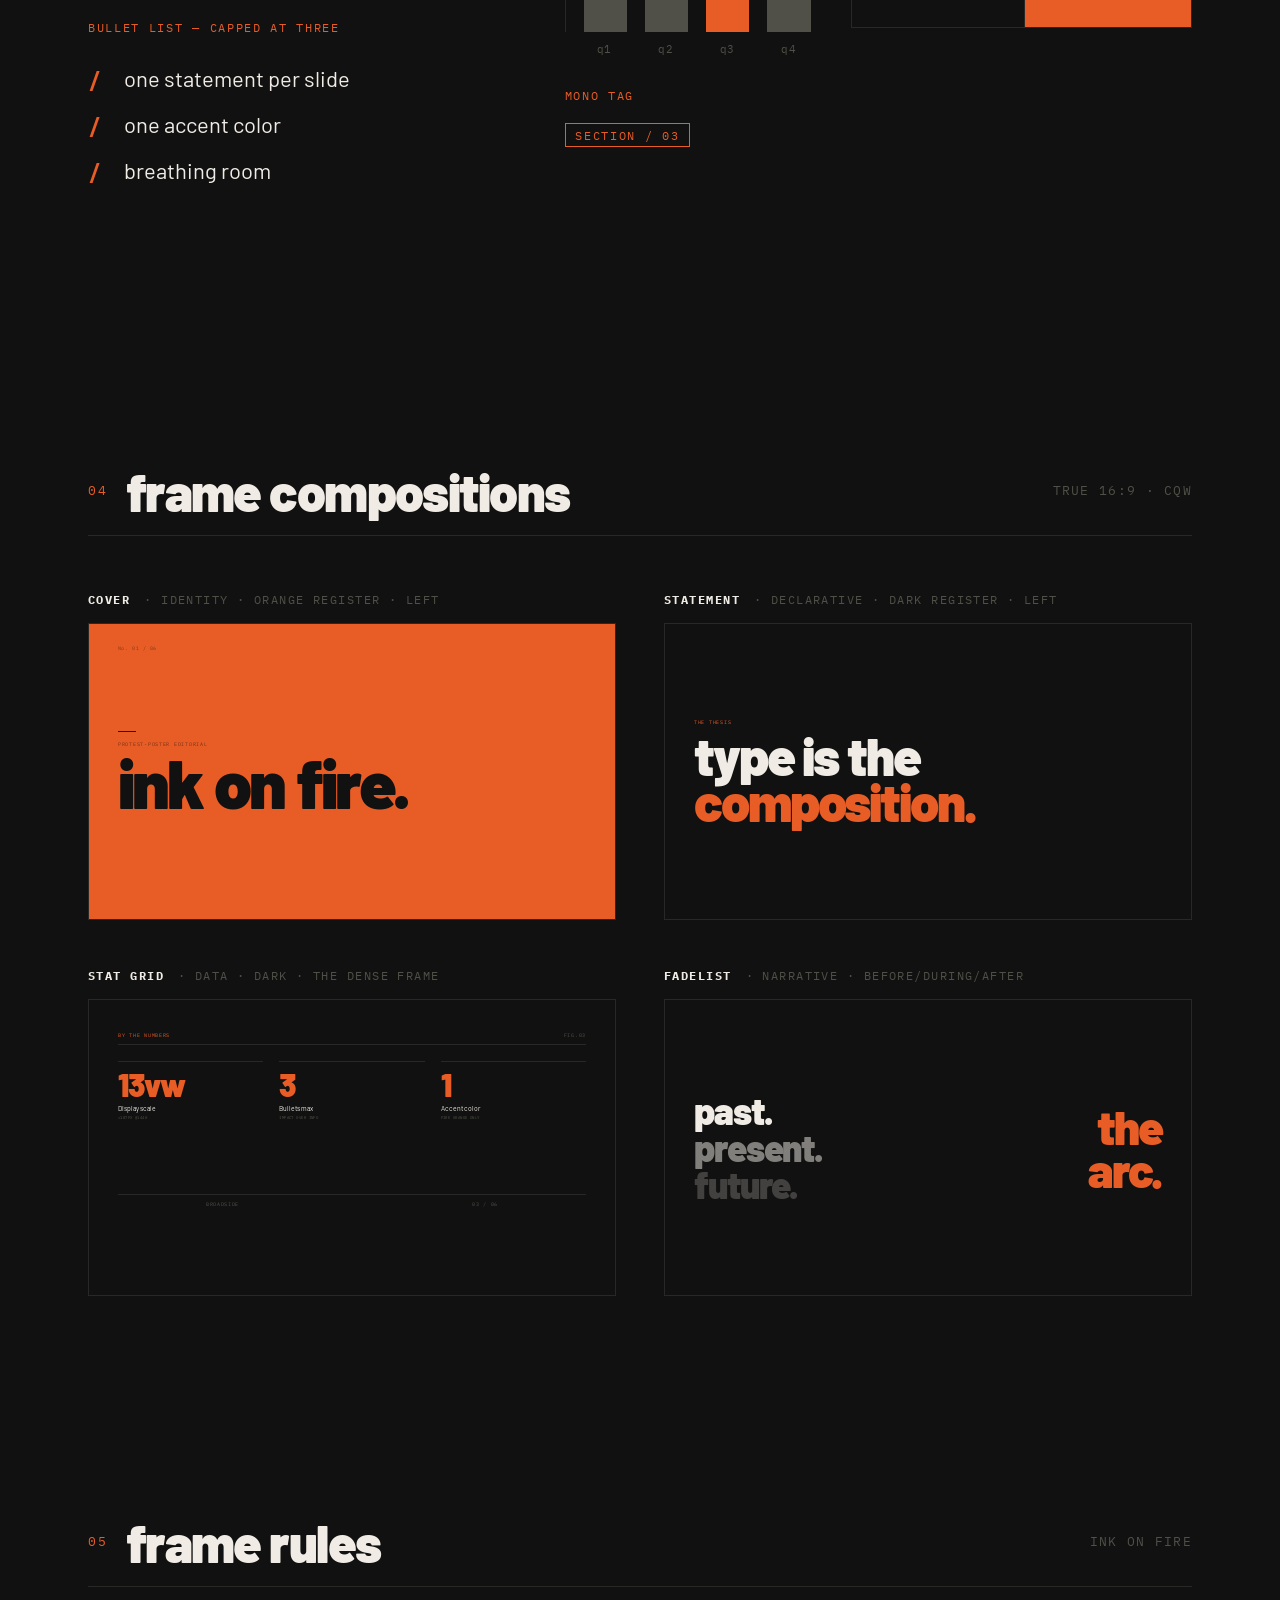
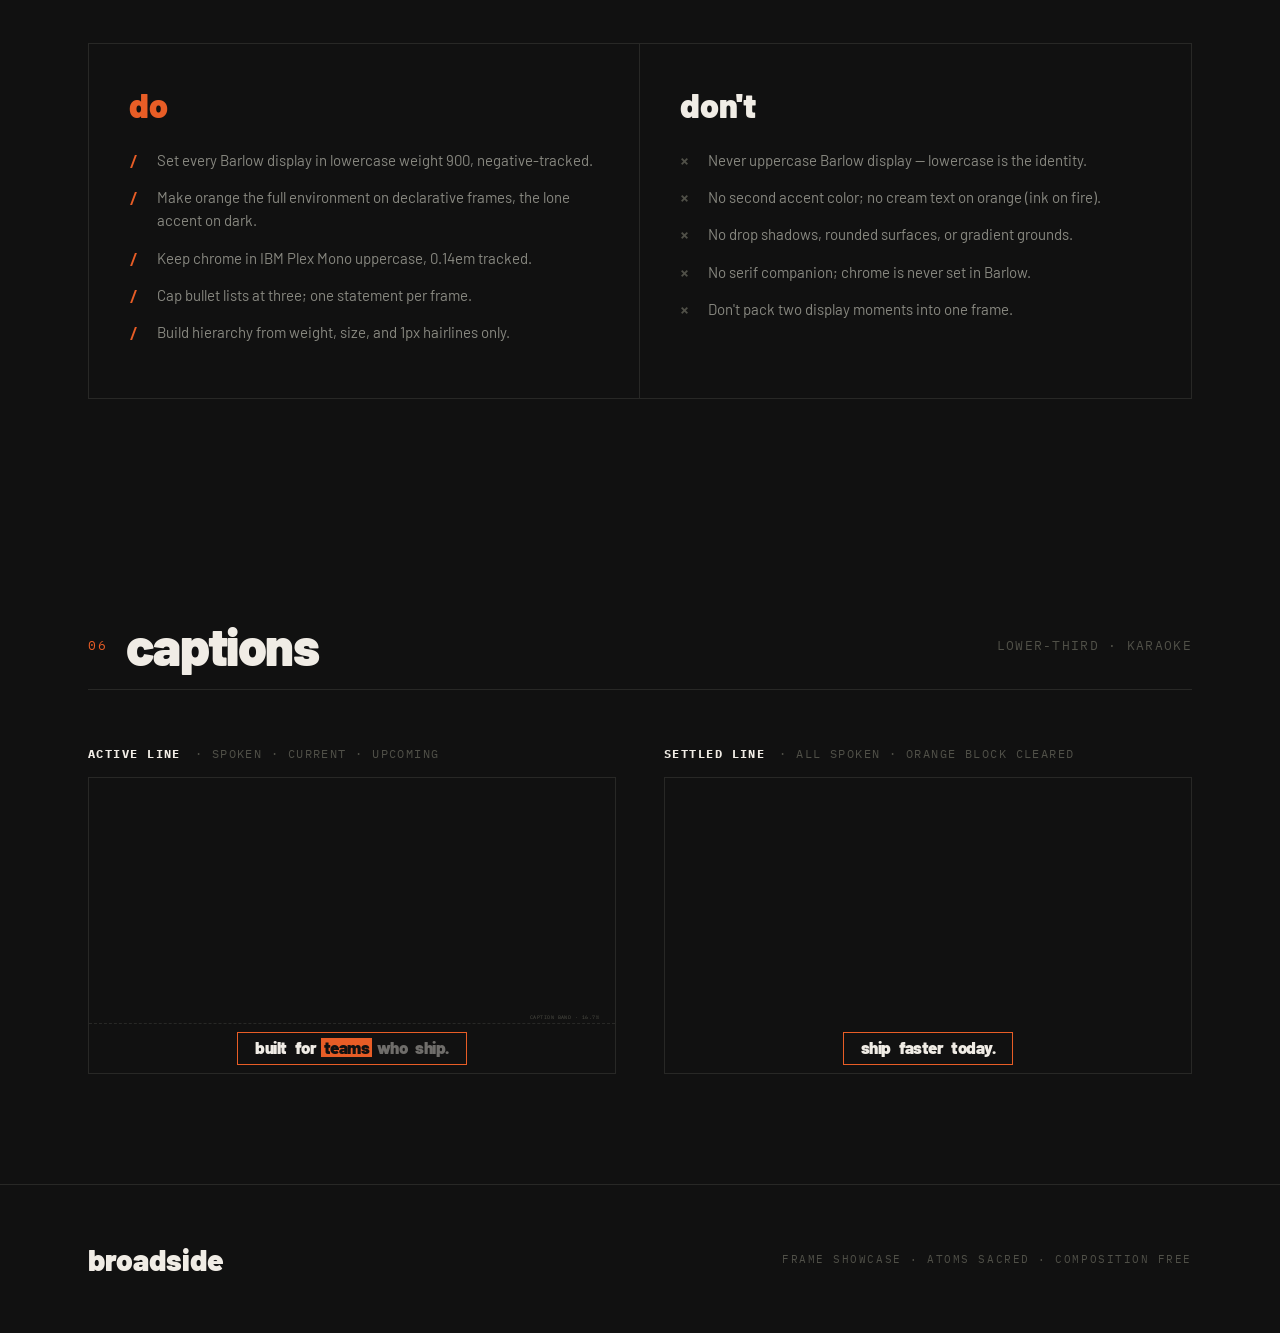
<file: .claude/skills/hyperframes/assets/frame-presets/broadside/frame-showcase.html>
<!doctype html>
<html lang="en">
  <head>
    <meta charset="utf-8" />
    <meta name="viewport" content="width=device-width,initial-scale=1" />
    <title>Broadside</title>
    <link rel="preconnect" href="https://fonts.googleapis.com" />
    <link rel="preconnect" href="https://fonts.gstatic.com" crossorigin />
    <link
      href="https://fonts.googleapis.com/css2?family=Barlow:wght@400;600;700;800;900&family=IBM+Plex+Mono:wght@400;500&display=swap"
      rel="stylesheet"
    />
    <style id="ds-tokens">
      :root {
        --ink: #111111;
        --ink-alt: #1a1a18;
        --orange: #e85d26;
        --cream: #f0ece5;
        --cream-muted: #888880;
        --cream-hint: #505048;
        --border-dark: #282826;
        --on-orange-muted: rgba(17, 17, 17, 0.75);
        --on-orange-hint: rgba(17, 17, 17, 0.55);
        --on-orange-faint: rgba(17, 17, 17, 0.4);
        --on-orange-border: rgba(17, 17, 17, 0.2);
        --sans: "Barlow", sans-serif;
        --mono: "IBM Plex Mono", monospace;
      }
      * {
        margin: 0;
        padding: 0;
        box-sizing: border-box;
      }
      html {
        background: #000;
      }
      body {
        background: var(--ink);
        color: var(--cream);
        font-family: var(--sans);
        -webkit-font-smoothing: antialiased;
      }
      .mono {
        font-family: var(--mono);
        text-transform: uppercase;
        letter-spacing: 0.14em;
      }
      .disp {
        font-family: var(--sans);
        font-weight: 900;
        letter-spacing: -0.04em;
        line-height: 0.9;
      }

      section {
        padding: 110px 88px;
        position: relative;
      }
      .sec-head {
        display: flex;
        align-items: center;
        gap: 18px;
        border-bottom: 1px solid var(--border-dark);
        padding-bottom: 18px;
        margin-bottom: 56px;
      }
      .sec-head .k {
        font-family: var(--mono);
        text-transform: uppercase;
        letter-spacing: 0.14em;
        font-size: 13px;
        color: var(--orange);
      }
      .sec-head h2 {
        font-family: var(--sans);
        font-weight: 900;
        font-size: 52px;
        line-height: 1;
        letter-spacing: -0.03em;
        text-transform: lowercase;
      }
      .sec-head .sp {
        flex: 1;
      }
      .sec-head .num {
        font-family: var(--mono);
        font-size: 13px;
        color: var(--cream-hint);
        letter-spacing: 0.1em;
      }

      /* COVER (orange register) */
      .cover {
        min-height: 100vh;
        background: var(--orange);
        color: var(--ink);
        padding: 80px 88px;
        display: flex;
        flex-direction: column;
        justify-content: center;
        position: relative;
      }
      .cover .topnum {
        position: absolute;
        top: 64px;
        left: 88px;
        font-family: var(--mono);
        font-size: 14px;
        letter-spacing: 0.1em;
        color: rgba(17, 17, 17, 0.45);
      }
      .cover .topmeta {
        position: absolute;
        top: 64px;
        right: 88px;
        font-family: var(--mono);
        text-transform: uppercase;
        letter-spacing: 0.14em;
        font-size: 13px;
        color: var(--on-orange-hint);
      }
      .cover .rule {
        width: 48px;
        height: 3px;
        background: var(--ink);
        margin-bottom: 28px;
      }
      .cover .kick {
        font-family: var(--mono);
        text-transform: uppercase;
        letter-spacing: 0.14em;
        font-size: 14px;
        color: var(--on-orange-hint);
        margin-bottom: 20px;
      }
      .cover h1 {
        font-family: var(--sans);
        font-weight: 900;
        font-size: clamp(80px, 13vw, 210px);
        line-height: 0.86;
        letter-spacing: -0.04em;
        text-transform: lowercase;
      }
      .cover .lead {
        font-family: var(--sans);
        font-weight: 400;
        font-size: clamp(18px, 1.6vw, 26px);
        line-height: 1.45;
        color: var(--on-orange-muted);
        margin-top: 32px;
        max-width: 60%;
      }
      .cover .foot {
        position: absolute;
        bottom: 64px;
        left: 88px;
        right: 88px;
        display: flex;
        justify-content: space-between;
        font-family: var(--mono);
        text-transform: uppercase;
        letter-spacing: 0.14em;
        font-size: 13px;
        color: var(--on-orange-hint);
      }

      /* PALETTE */
      .swatches {
        display: grid;
        grid-template-columns: repeat(4, 1fr);
        gap: 0;
        border: 1px solid var(--border-dark);
      }
      .sw {
        border-right: 1px solid var(--border-dark);
        border-bottom: 1px solid var(--border-dark);
        padding: 0;
      }
      .sw:nth-child(4n) {
        border-right: 0;
      }
      .sw:nth-child(n + 5) {
        border-bottom: 0;
      }
      .sw .chip {
        height: 120px;
        border-bottom: 1px solid var(--border-dark);
      }
      .sw .meta {
        padding: 16px 20px;
      }
      .sw .name {
        font-family: var(--sans);
        font-weight: 700;
        font-size: 19px;
        text-transform: lowercase;
      }
      .sw .hex {
        font-family: var(--mono);
        font-size: 11px;
        letter-spacing: 0.06em;
        color: var(--cream-hint);
        margin-top: 6px;
      }
      .sw .role {
        font-size: 12px;
        line-height: 1.5;
        color: var(--cream-muted);
        margin-top: 10px;
        font-family: var(--sans);
      }

      /* TYPE */
      .type-row {
        display: grid;
        grid-template-columns: 200px 1fr;
        align-items: baseline;
        padding: 24px 0;
        border-bottom: 1px solid var(--border-dark);
      }
      .type-row .tok {
        font-family: var(--mono);
        font-size: 12px;
        letter-spacing: 0.08em;
        color: var(--orange);
        text-transform: uppercase;
      }
      .type-row .m {
        font-family: var(--mono);
        font-size: 11px;
        color: var(--cream-hint);
        margin-top: 8px;
        line-height: 1.6;
        letter-spacing: 0.04em;
      }
      .type-row .spec {
        overflow: hidden;
      }

      /* COMPONENTS */
      .cnote {
        font-family: var(--mono);
        text-transform: uppercase;
        letter-spacing: 0.14em;
        font-size: 12px;
        color: var(--orange);
        margin-bottom: 20px;
      }
      .cgrid {
        display: grid;
        grid-template-columns: repeat(12, 1fr);
        gap: 40px;
        margin-bottom: 52px;
      }
      .s3 {
        grid-column: span 3;
      }
      .s4 {
        grid-column: span 4;
      }
      .s5 {
        grid-column: span 5;
      }
      .s6 {
        grid-column: span 6;
      }
      .s7 {
        grid-column: span 7;
      }
      .statcard {
        border-top: 1px solid var(--border-dark);
        padding: 20px 20px 20px 0;
      }
      .statcard .v {
        font-family: var(--sans);
        font-weight: 900;
        font-size: 64px;
        line-height: 1;
        letter-spacing: -0.04em;
        color: var(--orange);
      }
      .statcard .l {
        font-family: var(--sans);
        font-size: 16px;
        color: var(--cream);
        margin-top: 8px;
      }
      .statcard .n {
        font-family: var(--mono);
        font-size: 11px;
        letter-spacing: 0.1em;
        color: var(--cream-hint);
        margin-top: 6px;
        text-transform: uppercase;
      }
      .blist {
        list-style: none;
      }
      .blist li {
        font-family: var(--sans);
        font-weight: 400;
        font-size: 22px;
        color: var(--cream);
        padding: 10px 0 10px 36px;
        position: relative;
      }
      .blist li::before {
        content: "/";
        position: absolute;
        left: 0;
        font-family: var(--mono);
        font-weight: 700;
        color: var(--orange);
      }
      .tag {
        display: inline-block;
        font-family: var(--mono);
        text-transform: uppercase;
        letter-spacing: 0.14em;
        font-size: 12px;
        color: var(--orange);
        border: 1px solid var(--orange);
        padding: 0.3em 0.8em;
      }
      .barchart {
        display: flex;
        align-items: flex-end;
        gap: 18px;
        height: 200px;
        border-left: 1px solid var(--border-dark);
        padding-left: 18px;
      }
      .barchart .bar {
        flex: 1;
        background: var(--cream-hint);
      }
      .barchart .bar.accent {
        background: var(--orange);
      }
      .barlabels {
        display: flex;
        gap: 18px;
        padding-left: 18px;
        margin-top: 10px;
      }
      .barlabels span {
        flex: 1;
        text-align: center;
        font-family: var(--mono);
        font-size: 11px;
        letter-spacing: 0.08em;
        color: var(--cream-hint);
      }
      .compare {
        display: grid;
        grid-template-columns: 1fr 1fr;
        border: 1px solid var(--border-dark);
      }
      .compare .l {
        padding: 32px;
        border-right: 1px solid var(--border-dark);
      }
      .compare .r {
        padding: 32px;
        background: var(--orange);
        color: var(--ink);
      }
      .compare .ch {
        font-family: var(--sans);
        font-weight: 700;
        font-size: 24px;
        text-transform: lowercase;
      }
      .compare .cl {
        font-family: var(--mono);
        font-size: 11px;
        letter-spacing: 0.1em;
        text-transform: uppercase;
        margin-bottom: 14px;
      }
      .compare .l .cl {
        color: var(--orange);
      }
      .compare .r .cl {
        color: var(--on-orange-hint);
      }
      .compare .cx {
        font-size: 14px;
        line-height: 1.5;
        margin-top: 10px;
      }
      .compare .l .cx {
        color: var(--cream-muted);
      }
      .compare .r .cx {
        color: var(--on-orange-muted);
      }

      /* COMPOSITIONS */
      .gallery {
        display: grid;
        grid-template-columns: 1fr 1fr;
        gap: 48px;
      }
      .fw .flabel {
        display: flex;
        gap: 14px;
        align-items: baseline;
        margin-bottom: 16px;
        font-family: var(--mono);
        text-transform: uppercase;
        letter-spacing: 0.12em;
        font-size: 12px;
        color: var(--cream-hint);
      }
      .fw .flabel b {
        color: var(--cream);
      }
      .frame {
        aspect-ratio: 16/9;
        container-type: size;
        position: relative;
        overflow: hidden;
        background: var(--ink);
        border: 1px solid var(--border-dark);
      }
      .frame.orange {
        background: var(--orange);
      }
      .frame > .body {
        position: absolute;
        inset: 0;
        z-index: 2;
      }

      /* f1 cover orange */
      .bf1 .body {
        display: flex;
        flex-direction: column;
        justify-content: center;
        padding: 0 5.5cqw;
        color: var(--ink);
      }
      .bf1 .topnum {
        position: absolute;
        top: 4cqw;
        left: 5.5cqw;
        font-family: var(--mono);
        font-size: 1cqw;
        letter-spacing: 0.1em;
        color: rgba(17, 17, 17, 0.45);
        z-index: 3;
      }
      .bf1 .rule {
        width: 3.4cqw;
        height: 0.22cqw;
        background: var(--ink);
        margin-bottom: 1.6cqw;
      }
      .bf1 .kick {
        font-family: var(--mono);
        text-transform: uppercase;
        letter-spacing: 0.14em;
        font-size: 1cqw;
        color: var(--on-orange-hint);
        margin-bottom: 1.4cqw;
      }
      .bf1 h3 {
        font-family: var(--sans);
        font-weight: 900;
        font-size: 13cqw;
        line-height: 0.84;
        letter-spacing: -0.04em;
        text-transform: lowercase;
      }

      /* f2 statement dark */
      .bf2 .body {
        display: flex;
        flex-direction: column;
        justify-content: center;
        padding: 0 5.5cqw;
      }
      .bf2 .kick {
        font-family: var(--mono);
        text-transform: uppercase;
        letter-spacing: 0.14em;
        font-size: 1cqw;
        color: var(--orange);
        margin-bottom: 1.6cqw;
      }
      .bf2 h3 {
        font-family: var(--sans);
        font-weight: 900;
        font-size: 10cqw;
        line-height: 0.86;
        letter-spacing: -0.04em;
        text-transform: lowercase;
        color: var(--cream);
      }
      .bf2 h3 em {
        font-style: normal;
        color: var(--orange);
      }

      /* f3 stats dark */
      .bf3 .body {
        padding: 6cqw 5.5cqw;
        display: flex;
        flex-direction: column;
      }
      .bf3 .top {
        display: flex;
        justify-content: space-between;
        border-bottom: 1px solid var(--border-dark);
        padding-bottom: 1.2cqw;
        margin-bottom: 3cqw;
        font-family: var(--mono);
        text-transform: uppercase;
        letter-spacing: 0.14em;
        font-size: 1cqw;
        color: var(--cream-hint);
      }
      .bf3 .top .k {
        color: var(--orange);
      }
      .bf3 .row {
        display: grid;
        grid-template-columns: repeat(3, 1fr);
        gap: 3cqw;
      }
      .bf3 .sc {
        border-top: 1px solid var(--border-dark);
        padding-top: 1.4cqw;
      }
      .bf3 .sc .v {
        font-family: var(--sans);
        font-weight: 900;
        font-size: 6cqw;
        line-height: 1;
        letter-spacing: -0.04em;
        color: var(--orange);
      }
      .bf3 .sc .l {
        font-family: var(--sans);
        font-size: 1.3cqw;
        color: var(--cream);
        margin-top: 0.6cqw;
      }
      .bf3 .sc .n {
        font-family: var(--mono);
        font-size: 0.85cqw;
        letter-spacing: 0.1em;
        color: var(--cream-hint);
        margin-top: 0.5cqw;
        text-transform: uppercase;
      }
      .bf3 .foot {
        margin-top: auto;
        display: flex;
        justify-content: space-between;
        border-top: 1px solid var(--border-dark);
        padding-top: 1.2cqw;
        font-family: var(--mono);
        text-transform: uppercase;
        letter-spacing: 0.14em;
        font-size: 0.9cqw;
        color: var(--cream-hint);
      }

      /* f4 fadelist */
      .bf4 {
        background: var(--ink);
      }
      .bf4 .body {
        display: grid;
        grid-template-columns: 1fr 1fr;
        align-items: center;
        padding: 0 5.5cqw;
        gap: 3cqw;
      }
      .bf4 .stack div {
        font-family: var(--sans);
        font-weight: 900;
        font-size: 7cqw;
        line-height: 1;
        letter-spacing: -0.03em;
        text-transform: lowercase;
        color: var(--cream);
      }
      .bf4 .stack div:nth-child(2) {
        opacity: 0.5;
      }
      .bf4 .stack div:nth-child(3) {
        opacity: 0.22;
      }
      .bf4 .title {
        font-family: var(--sans);
        font-weight: 900;
        font-size: 9cqw;
        line-height: 0.9;
        letter-spacing: -0.04em;
        text-transform: lowercase;
        color: var(--orange);
        text-align: right;
      }

      /* PRINCIPLES */
      .dos {
        display: grid;
        grid-template-columns: 1fr 1fr;
        gap: 0;
        border: 1px solid var(--border-dark);
      }
      .do-card {
        padding: 40px;
      }
      .do-card.do {
        border-right: 1px solid var(--border-dark);
      }
      .do-card h4 {
        font-family: var(--sans);
        font-weight: 900;
        font-size: 34px;
        text-transform: lowercase;
        margin-bottom: 24px;
      }
      .do-card.do h4 {
        color: var(--orange);
      }
      .do-card ul {
        list-style: none;
      }
      .do-card li {
        font-family: var(--sans);
        font-size: 15px;
        line-height: 1.55;
        padding-left: 28px;
        position: relative;
        margin-bottom: 14px;
        color: var(--cream-muted);
      }
      .do-card li::before {
        content: "/";
        position: absolute;
        left: 0;
        font-family: var(--mono);
        font-weight: 700;
        color: var(--orange);
      }
      .do-card.dont li::before {
        content: "\00d7";
        color: var(--cream-hint);
      }

      .foot {
        padding: 56px 88px;
        border-top: 1px solid var(--border-dark);
        display: flex;
        justify-content: space-between;
        align-items: center;
      }
      .foot .l {
        font-family: var(--sans);
        font-weight: 900;
        font-size: 30px;
        text-transform: lowercase;
      }
      .foot .r {
        font-family: var(--mono);
        text-transform: uppercase;
        letter-spacing: 0.14em;
        font-size: 11px;
        color: var(--cream-hint);
      }
      @media (max-width: 1100px) {
        .gallery {
          grid-template-columns: 1fr;
        }
        .swatches {
          grid-template-columns: 1fr 1fr;
        }
      }
    </style>
    <link
      rel="stylesheet"
      href="https://fonts.googleapis.com/css2?family=Barlow:wght@400;600;700&display=swap"
    />
    <link
      rel="stylesheet"
      href="https://fonts.googleapis.com/css2?family=IBM+Plex+Mono:wght@400;500;600&display=swap"
    />
    <style id="ft-override">
      :root {
        --primary: #f0ece5 !important;
        --secondary: #111111 !important;
        --tertiary: #282826 !important;
        --accent: #e85d26 !important;
        --f-disp: "Barlow", sans-serif !important;
        --f-body: "IBM Plex Mono", sans-serif !important;
        --ink: #111111 !important;
        --orange: #e85d26 !important;
        --cream: #f0ece5 !important;
        --border-dark: #282826 !important;
        --sans: "Barlow", sans-serif !important;
        --mono: "IBM Plex Mono", sans-serif !important;
        --ink-alt: #1a1a18 !important;
        --cream-muted: #888880 !important;
        --cream-hint: #505048 !important;
        --on-orange-muted: rgba(17, 17, 17, 0.75) !important;
        --on-orange-hint: rgba(17, 17, 17, 0.55) !important;
        --on-orange-faint: rgba(17, 17, 17, 0.4) !important;
        --on-orange-border: rgba(17, 17, 17, 0.2) !important;
      }
    </style>
  </head>
  <body>
    <!-- COVER -->
    <section class="cover">
      <div class="topnum">No. 01 / 06</div>
      <div class="topmeta">Broadside — Frame System</div>
      <div class="rule"></div>
      <div class="kick">Protest-Poster Editorial</div>
      <h1>ink on fire.</h1>
      <div class="lead">
        Massive Barlow type as graphic primitive, one fire-orange environment, and a flat plane
        built from negative space — dark to document, orange to declare.
      </div>
      <div class="foot"><span>Barlow 900 · IBM Plex Mono</span><span>1920 × 1080</span></div>
    </section>

    <!-- PALETTE -->
    <section>
      <div class="sec-head">
        <span class="k">01</span>
        <h2>palette</h2>
        <span class="sp"></span><span class="num">TWO REGISTERS</span>
      </div>
      <div class="swatches">
        <div class="sw">
          <div class="chip" style="background: var(--ink)"></div>
          <div class="meta">
            <div class="name">ink black</div>
            <div class="hex">#111111</div>
            <div class="role">Dark canvas + ink on orange.</div>
          </div>
        </div>
        <div class="sw">
          <div class="chip" style="background: var(--orange)"></div>
          <div class="meta">
            <div class="name">fire orange</div>
            <div class="hex">#E85D26</div>
            <div class="role">The accent and the environment.</div>
          </div>
        </div>
        <div class="sw">
          <div class="chip" style="background: var(--cream)"></div>
          <div class="meta">
            <div class="name">cream</div>
            <div class="hex">#F0ECE5</div>
            <div class="role">Text on dark — never pure white.</div>
          </div>
        </div>
        <div class="sw">
          <div class="chip" style="background: var(--cream-muted)"></div>
          <div class="meta">
            <div class="name">cream muted</div>
            <div class="hex">#888880</div>
            <div class="role">Secondary text on dark.</div>
          </div>
        </div>
        <div class="sw">
          <div class="chip" style="background: var(--cream-hint)"></div>
          <div class="meta">
            <div class="name">cream hint</div>
            <div class="hex">#505048</div>
            <div class="role">Tertiary / axis labels.</div>
          </div>
        </div>
        <div class="sw">
          <div class="chip" style="background: var(--ink-alt)"></div>
          <div class="meta">
            <div class="name">ink alt</div>
            <div class="hex">#1A1A18</div>
            <div class="role">Slightly raised dark surface.</div>
          </div>
        </div>
        <div class="sw">
          <div class="chip" style="background: var(--border-dark)"></div>
          <div class="meta">
            <div class="name">border dark</div>
            <div class="hex">#282826</div>
            <div class="role">The 1px hairline on dark.</div>
          </div>
        </div>
        <div class="sw">
          <div class="chip" style="background: var(--orange); opacity: 0.2"></div>
          <div class="meta">
            <div class="name">ink-on-orange</div>
            <div class="hex">17,17,17 · .75–.20</div>
            <div class="role">Muted ink tones on orange.</div>
          </div>
        </div>
      </div>
    </section>

    <!-- TYPOGRAPHY -->
    <section>
      <div class="sec-head">
        <span class="k">02</span>
        <h2>typography</h2>
        <span class="sp"></span><span class="num">BARLOW · PLEX MONO</span>
      </div>
      <div class="type-row">
        <div>
          <div class="tok">display</div>
          <div class="m">Barlow 900 · 13vw · lowercase · −.04em</div>
        </div>
        <div class="spec"><span class="disp" style="font-size: 104px">shout.</span></div>
      </div>
      <div class="type-row">
        <div>
          <div class="tok">h2</div>
          <div class="m">Barlow 700 · primary headline</div>
        </div>
        <div class="spec">
          <span class="disp" style="font-weight: 700; font-size: 58px; letter-spacing: -0.02em"
            >type as graphic primitive</span
          >
        </div>
      </div>
      <div class="type-row">
        <div>
          <div class="tok">stat-value</div>
          <div class="m">Barlow 900 · orange on dark</div>
        </div>
        <div class="spec">
          <span class="disp" style="font-size: 80px; color: var(--orange)">94%</span>
        </div>
      </div>
      <div class="type-row">
        <div>
          <div class="tok">body</div>
          <div class="m">Barlow 400 · cream · line 1.6</div>
        </div>
        <div class="spec">
          <p style="font-size: 18px; line-height: 1.6; max-width: 660px; color: var(--cream)">
            Barlow carries every text role — the expressive range comes from weight and size, not a
            second face.
          </p>
        </div>
      </div>
      <div class="type-row" style="border-bottom: 0">
        <div>
          <div class="tok">label</div>
          <div class="m">IBM Plex Mono 500 · uppercase · 0.14em</div>
        </div>
        <div class="spec">
          <span class="mono" style="font-size: 14px; color: var(--orange)"
            >Kicker / Catalogue Mark</span
          >
        </div>
      </div>
    </section>

    <!-- COMPONENTS -->
    <section>
      <div class="sec-head">
        <span class="k">03</span>
        <h2>components</h2>
        <span class="sp"></span><span class="num">FLAT · ONE ACCENT</span>
      </div>

      <div class="cgrid">
        <div class="s5">
          <div class="cnote">Stat cards — top border only</div>
          <div style="display: grid; grid-template-columns: 1fr 1fr; gap: 32px">
            <div class="statcard">
              <div class="v">187px</div>
              <div class="l">Display at 13vw</div>
              <div class="n">Graphic primitive</div>
            </div>
            <div class="statcard">
              <div class="v">2</div>
              <div class="l">Color registers</div>
              <div class="n">Dark / orange</div>
            </div>
          </div>
          <div class="cnote" style="margin-top: 36px">Bullet list — capped at three</div>
          <ul class="blist">
            <li>one statement per slide</li>
            <li>one accent color</li>
            <li>breathing room</li>
          </ul>
        </div>
        <div class="s3">
          <div class="cnote">Vertical bars — one accent</div>
          <div class="barchart">
            <div class="bar" style="height: 52%"></div>
            <div class="bar" style="height: 70%"></div>
            <div class="bar accent" style="height: 100%"></div>
            <div class="bar" style="height: 44%"></div>
          </div>
          <div class="barlabels"><span>q1</span><span>q2</span><span>q3</span><span>q4</span></div>
          <div class="cnote" style="margin-top: 32px">Mono tag</div>
          <span class="tag">Section / 03</span>
        </div>
        <div class="s4">
          <div class="cnote">Compare panels — orange payoff</div>
          <div class="compare">
            <div class="l">
              <div class="cl">Before</div>
              <div class="ch">document</div>
              <div class="cx">Dark register carries the evidence.</div>
            </div>
            <div class="r">
              <div class="cl">After</div>
              <div class="ch">declare</div>
              <div class="cx">Orange register makes the call.</div>
            </div>
          </div>
        </div>
      </div>
    </section>

    <!-- COMPOSITIONS -->
    <section>
      <div class="sec-head">
        <span class="k">04</span>
        <h2>frame compositions</h2>
        <span class="sp"></span><span class="num">TRUE 16:9 · CQW</span>
      </div>
      <div class="gallery">
        <div class="fw">
          <div class="flabel"><b>Cover</b><span>· identity · orange register · left</span></div>
          <div class="frame orange bf1">
            <div class="topnum">No. 01 / 06</div>
            <div class="body">
              <div class="rule"></div>
              <div class="kick">Protest-Poster Editorial</div>
              <h3>ink on fire.</h3>
            </div>
          </div>
        </div>

        <div class="fw">
          <div class="flabel">
            <b>Statement</b><span>· declarative · dark register · left</span>
          </div>
          <div class="frame bf2">
            <div class="body">
              <div class="kick">The Thesis</div>
              <h3>type is the <em>composition.</em></h3>
            </div>
          </div>
        </div>

        <div class="fw">
          <div class="flabel"><b>Stat Grid</b><span>· data · dark · the dense frame</span></div>
          <div class="frame bf3">
            <div class="body">
              <div class="top"><span class="k">By The Numbers</span><span>FIG.03</span></div>
              <div class="row">
                <div class="sc">
                  <div class="v">13vw</div>
                  <div class="l">Display scale</div>
                  <div class="n">≈187px @1440</div>
                </div>
                <div class="sc">
                  <div class="v">3</div>
                  <div class="l">Bullets max</div>
                  <div class="n">Impact over info</div>
                </div>
                <div class="sc">
                  <div class="v">1</div>
                  <div class="l">Accent color</div>
                  <div class="n">Fire orange only</div>
                </div>
              </div>
              <div class="foot"><span>Broadside</span><span>03 / 06</span></div>
            </div>
          </div>
        </div>

        <div class="fw">
          <div class="flabel"><b>Fadelist</b><span>· narrative · before/during/after</span></div>
          <div class="frame bf4">
            <div class="body">
              <div class="stack">
                <div>past.</div>
                <div>present.</div>
                <div>future.</div>
              </div>
              <div class="title">the<br />arc.</div>
            </div>
          </div>
        </div>
      </div>
    </section>

    <!-- PRINCIPLES -->
    <section>
      <div class="sec-head">
        <span class="k">05</span>
        <h2>frame rules</h2>
        <span class="sp"></span><span class="num">INK ON FIRE</span>
      </div>
      <div class="dos">
        <div class="do-card do">
          <h4>do</h4>
          <ul>
            <li>Set every Barlow display in lowercase weight 900, negative-tracked.</li>
            <li>
              Make orange the full environment on declarative frames, the lone accent on dark.
            </li>
            <li>Keep chrome in IBM Plex Mono uppercase, 0.14em tracked.</li>
            <li>Cap bullet lists at three; one statement per frame.</li>
            <li>Build hierarchy from weight, size, and 1px hairlines only.</li>
          </ul>
        </div>
        <div class="do-card dont">
          <h4>don't</h4>
          <ul>
            <li>Never uppercase Barlow display — lowercase is the identity.</li>
            <li>No second accent color; no cream text on orange (ink on fire).</li>
            <li>No drop shadows, rounded surfaces, or gradient grounds.</li>
            <li>No serif companion; chrome is never set in Barlow.</li>
            <li>Don't pack two display moments into one frame.</li>
          </ul>
        </div>
      </div>
    </section>

    <!-- CAPTIONS — preview of caption-skin.html (the preset's lower-third karaoke look) -->
    <style>
      /* mirrors caption-skin.html; the skin's --cap-* vocab mapped to this preset's tokens */
      .capdemo {
        --cap-ink: var(--ink);
        --cap-canvas: var(--cream);
        --cap-accent: var(--orange);
        --cap-accent-2: var(--orange);
      }
      .capdemo .stage {
        position: absolute;
        left: 0;
        right: 0;
        bottom: 0;
        height: 16.67cqh;
        display: flex;
        align-items: center;
        justify-content: center;
        z-index: 4;
      }
      .capdemo .pill {
        max-width: 82cqw;
        padding: 1.2cqw 3cqw 1.5cqw;
        background: var(--cap-ink);
        border: 1px solid var(--cap-accent);
        border-radius: 0;
      }
      .capdemo .line {
        display: flex;
        flex-wrap: wrap;
        justify-content: center;
        gap: 0.04em 0.3em;
        font-family: var(--sans);
        font-weight: 900;
        font-size: 3.2cqw;
        line-height: 1.02;
        letter-spacing: -0.03em;
        text-transform: lowercase;
      }
      .capdemo .w {
        display: inline-block;
        padding: 0 0.08em;
        color: color-mix(in srgb, var(--cap-canvas) 42%, var(--cap-ink));
      }
      .capdemo .w.spoken {
        color: var(--cap-canvas);
      }
      .capdemo .w.active {
        color: var(--cap-ink);
        background: var(--cap-accent);
        box-shadow: 0 0 0 0.06em var(--cap-accent);
      }
      .capdemo .bandline {
        position: absolute;
        left: 0;
        right: 0;
        bottom: 16.67cqh;
        border-top: 1px dashed var(--border-dark);
        z-index: 3;
      }
      .capdemo .bandtag {
        position: absolute;
        right: 3cqw;
        bottom: calc(16.67cqh + 0.7cqw);
        font-family: var(--mono);
        text-transform: uppercase;
        font-size: 0.9cqw;
        letter-spacing: 0.1em;
        color: var(--cream-hint);
        z-index: 4;
      }
    </style>
    <section>
      <div class="sec-head">
        <span class="k">06</span>
        <h2>captions</h2>
        <span class="sp"></span><span class="num">LOWER-THIRD · KARAOKE</span>
      </div>
      <div class="gallery">
        <div class="fw">
          <div class="flabel"><b>Active line</b><span>· spoken · current · upcoming</span></div>
          <div class="frame capdemo">
            <div class="bandline"></div>
            <div class="bandtag">caption band · 16.7%</div>
            <div class="stage">
              <div class="pill">
                <div class="line">
                  <span class="w spoken">built</span>
                  <span class="w spoken">for</span>
                  <span class="w active">teams</span>
                  <span class="w">who</span>
                  <span class="w">ship.</span>
                </div>
              </div>
            </div>
          </div>
        </div>

        <div class="fw">
          <div class="flabel">
            <b>Settled line</b><span>· all spoken · orange block cleared</span>
          </div>
          <div class="frame capdemo">
            <div class="stage">
              <div class="pill">
                <div class="line">
                  <span class="w spoken">ship</span>
                  <span class="w spoken">faster</span>
                  <span class="w spoken">today.</span>
                </div>
              </div>
            </div>
          </div>
        </div>
      </div>
    </section>

    <div class="foot">
      <span class="l">broadside</span>
      <span class="r">Frame Showcase · Atoms Sacred · Composition Free</span>
    </div>

    <template id="__bundler_thumbnail">
      <svg viewBox="0 0 100 100" xmlns="http://www.w3.org/2000/svg">
        <rect width="100" height="100" fill="#E85D26" />
        <rect x="14" y="40" width="26" height="4" fill="#111111" />
        <text x="14" y="68" font-family="Arial" font-weight="900" font-size="22" fill="#111111">
          ink.
        </text>
      </svg>
    </template>
  </body>
</html>
</file>
